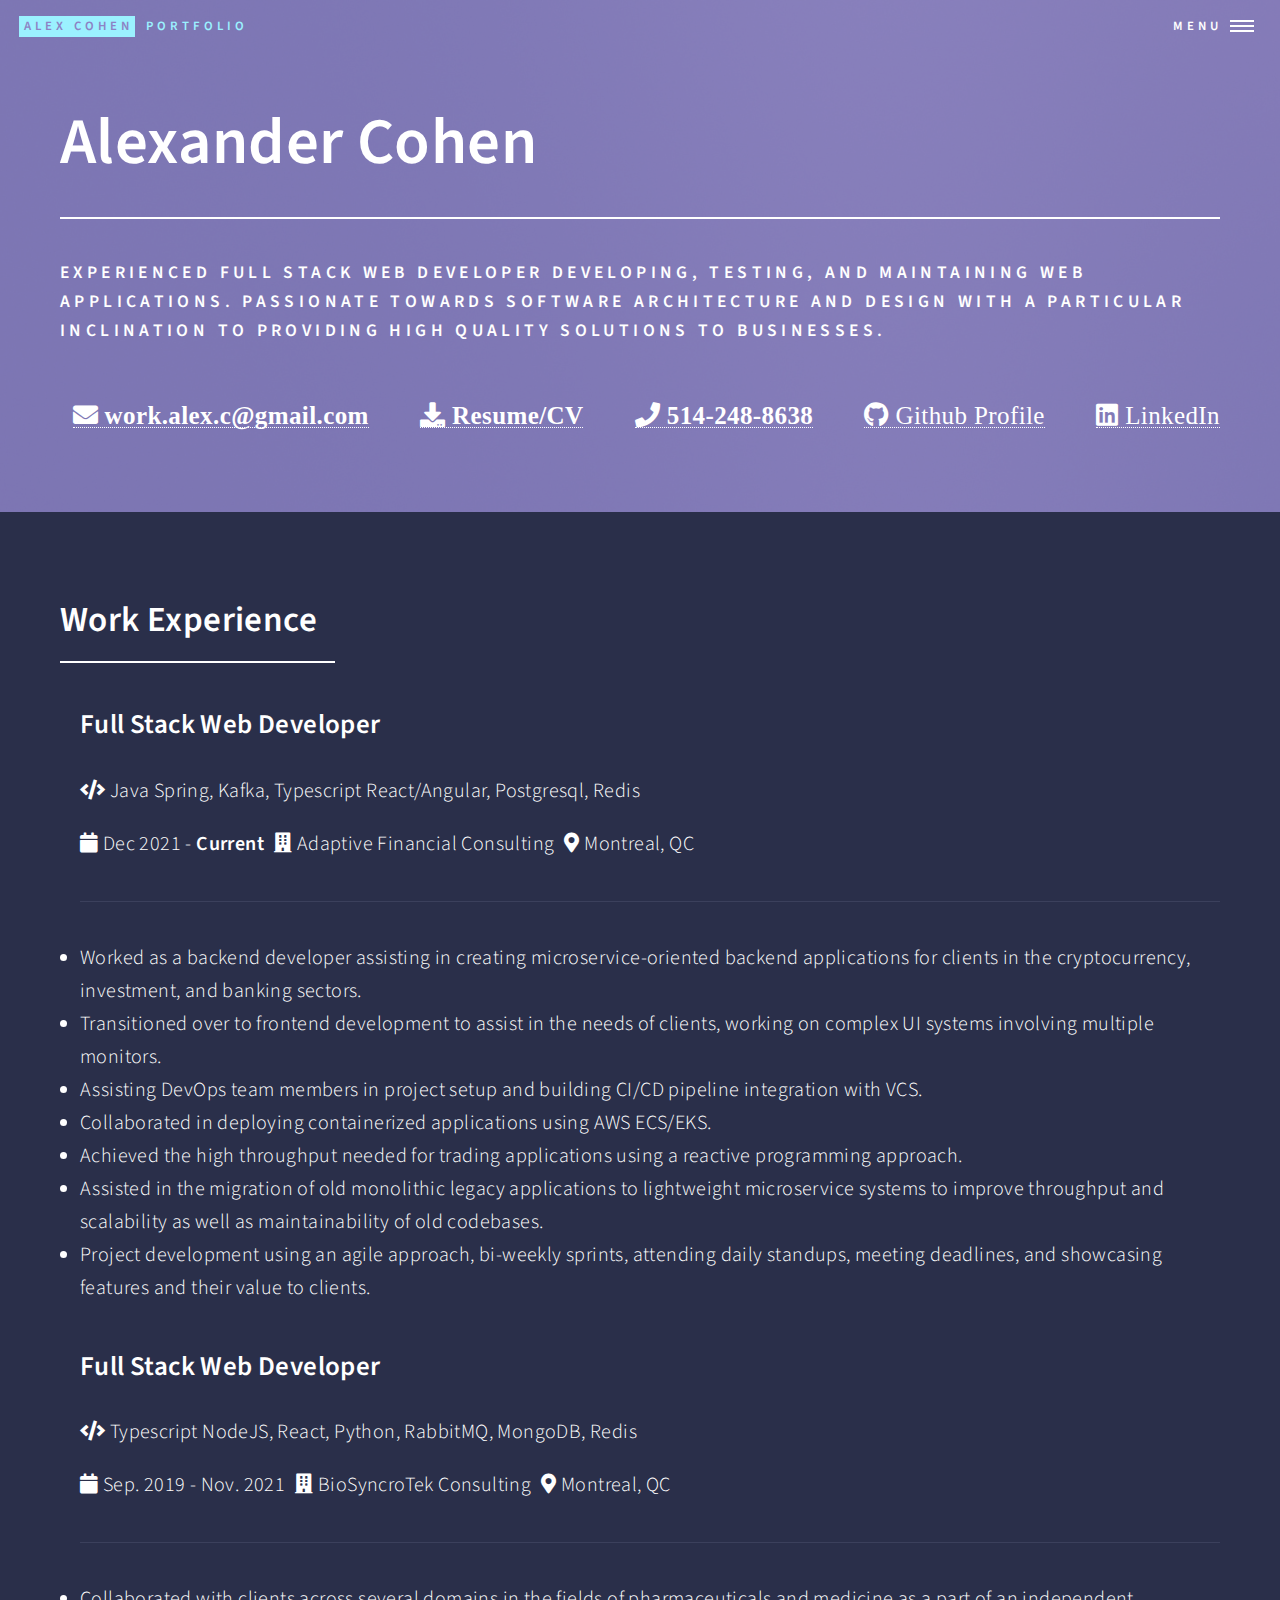
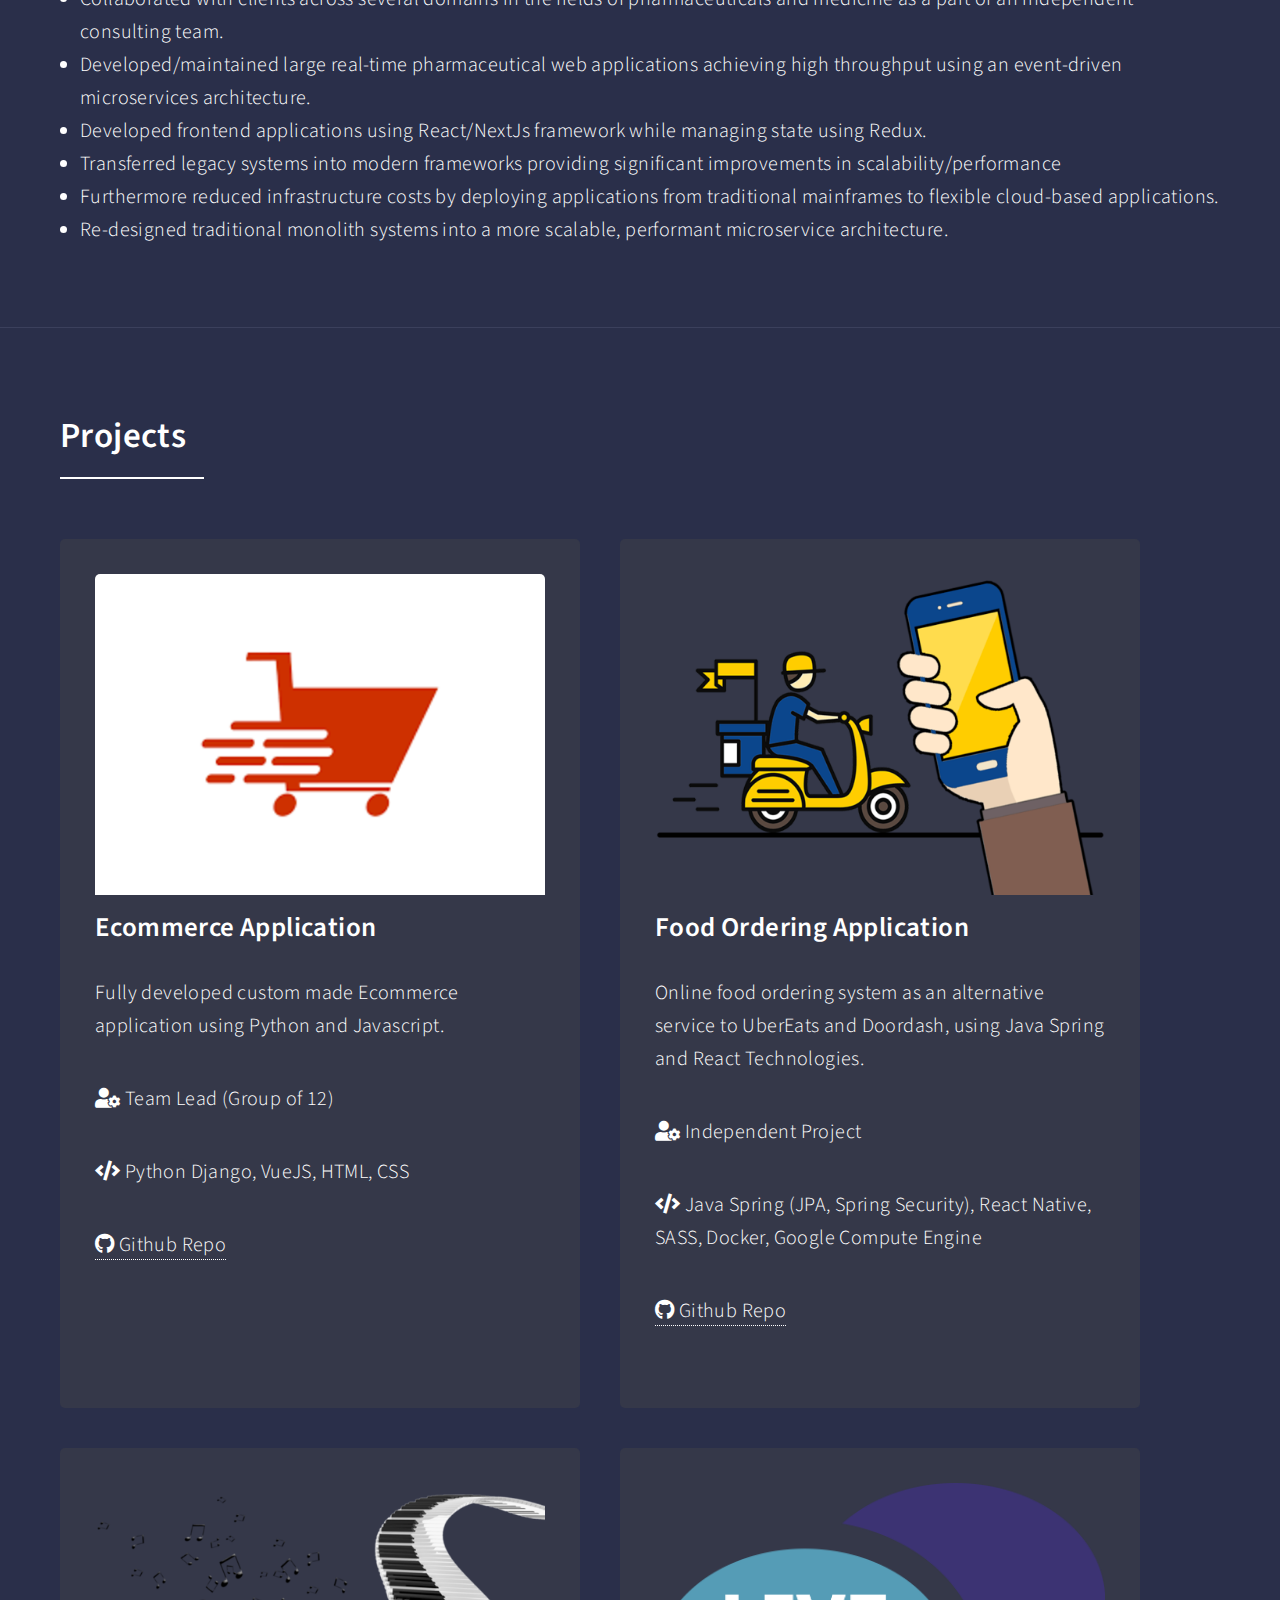
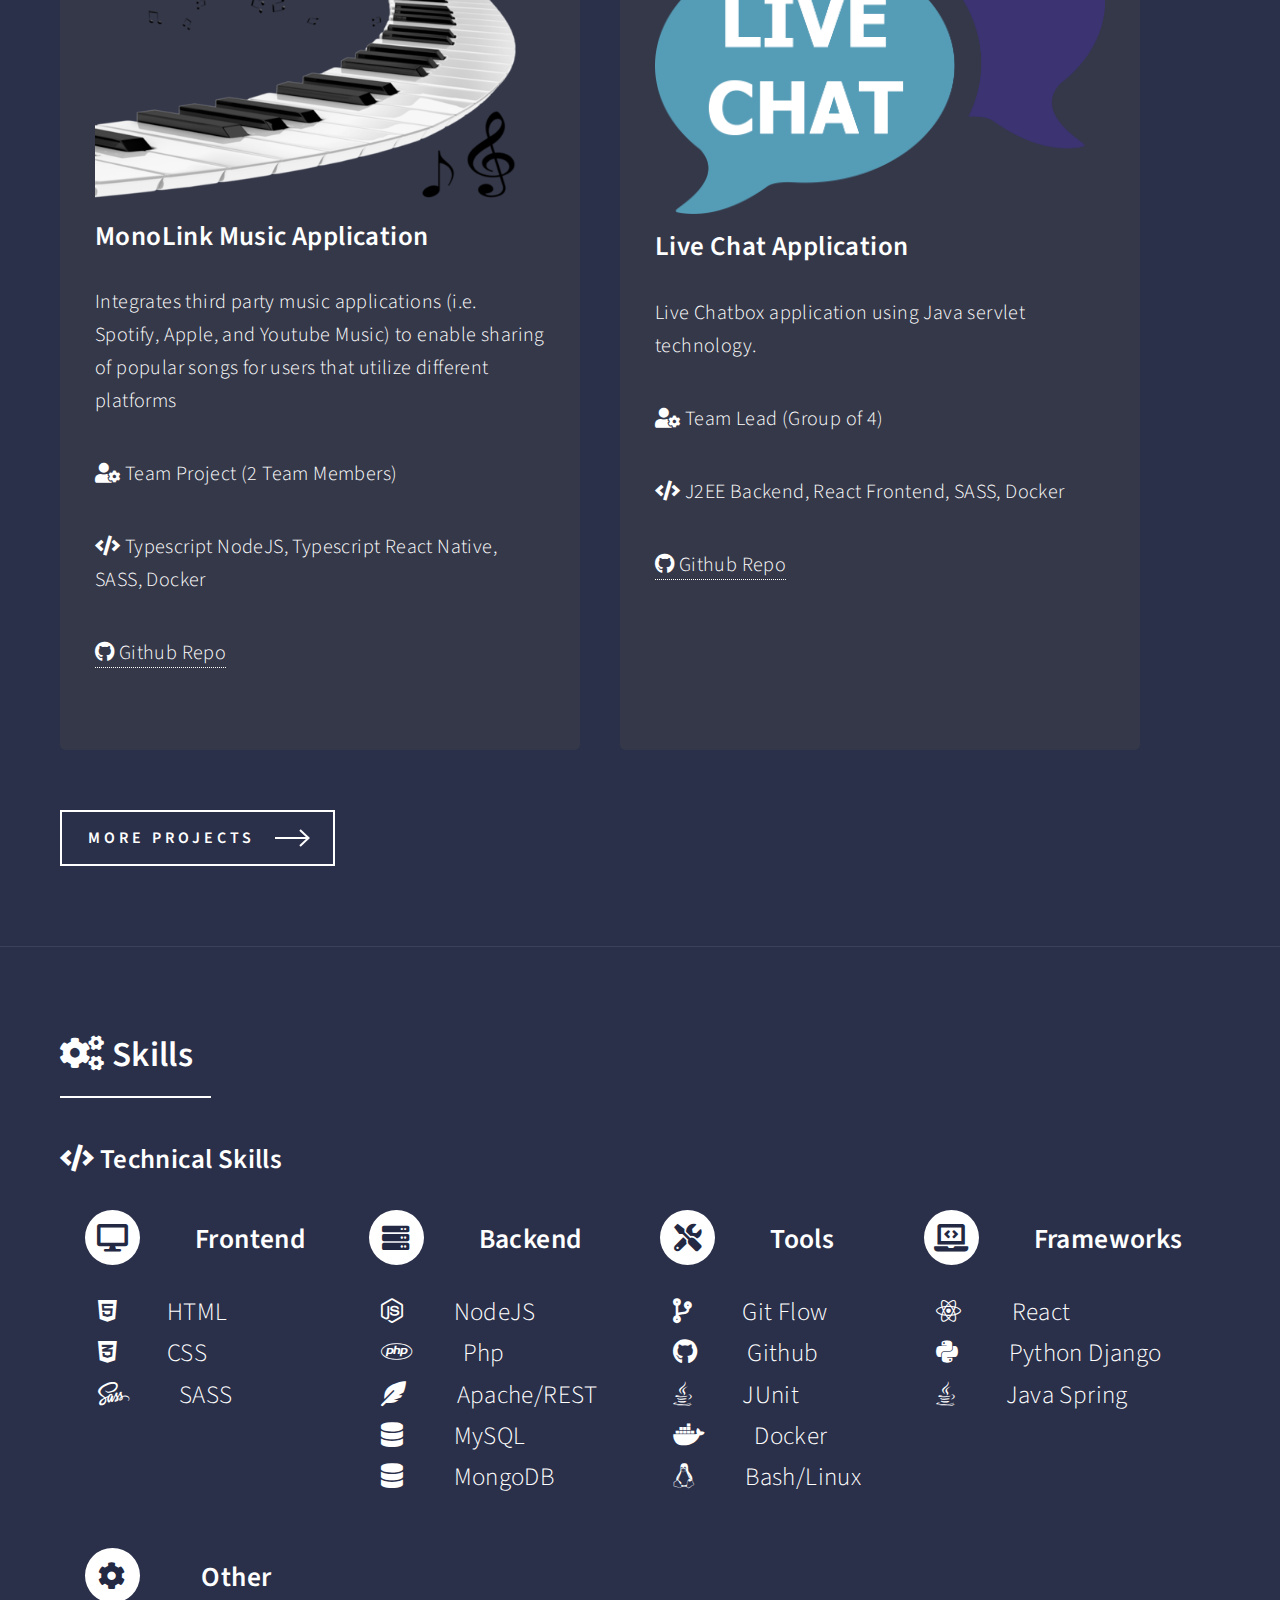
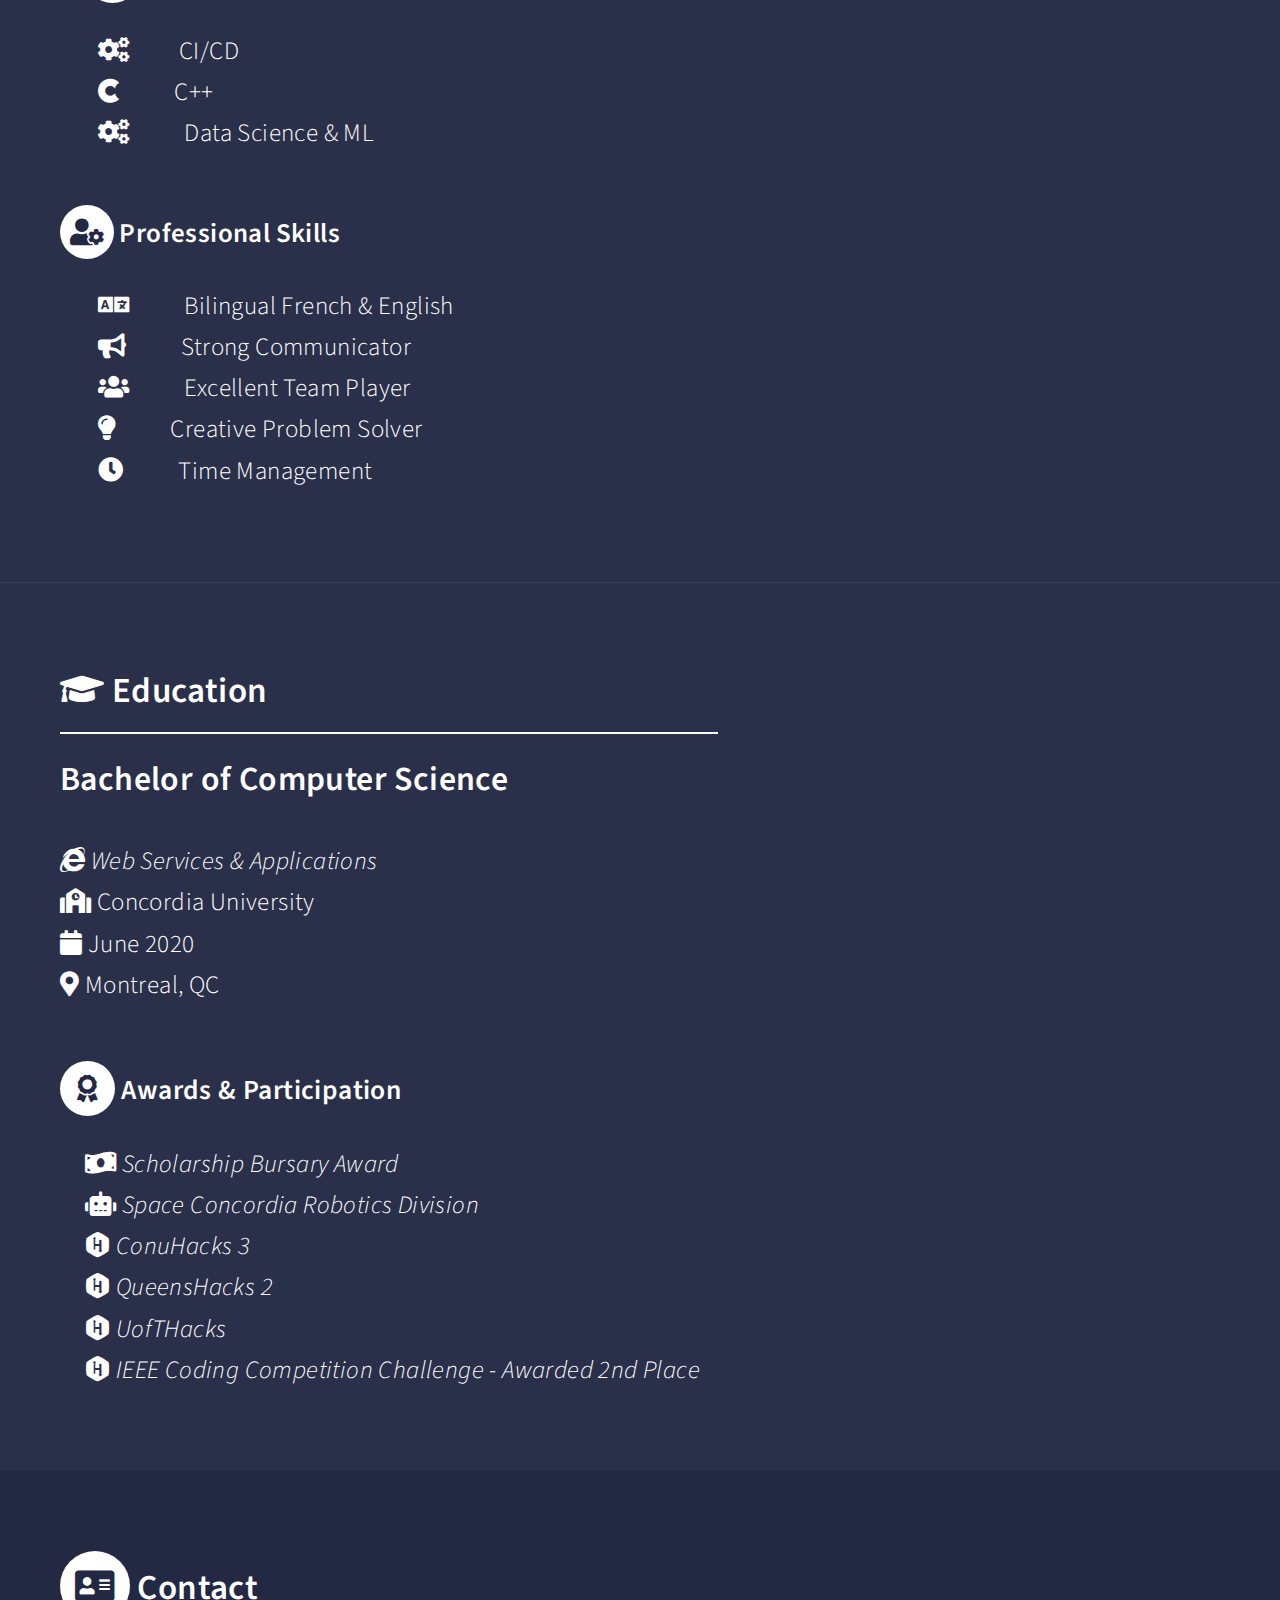
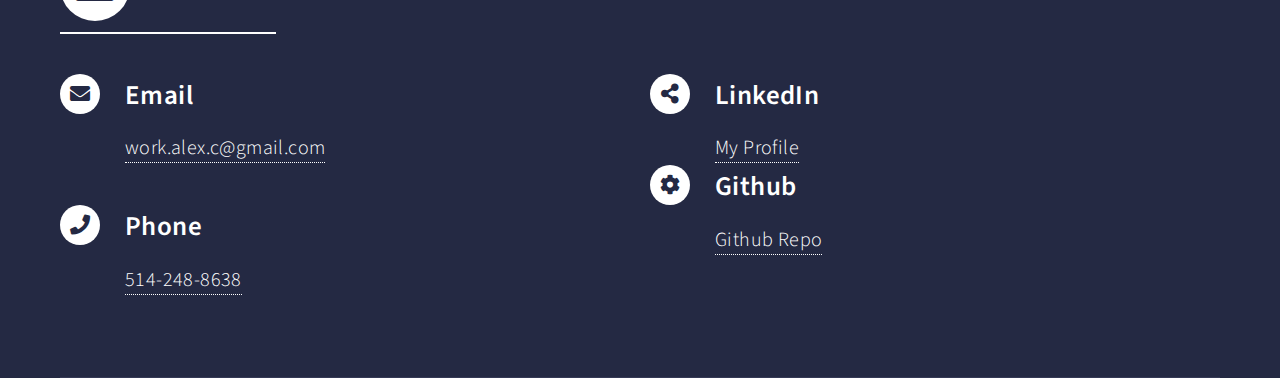
<file: index.html>
<!DOCTYPE HTML>
<html>
<head>
    <title>Alexander Cohen - </title>
    <meta charset="utf-8"/>
    <meta name="viewport" content="width=device-width, initial-scale=1, user-scalable=no"/>
    <link rel="stylesheet" href="Portfolio/assets/css/main.css"/>
    <link rel="shortcut icon" type="image/x-icon" href="Portfolio/images/favicon.ico">
    <noscript>
        <link rel="stylesheet" href="Portfolio/assets/css/noscript.css"/>
    </noscript>
</head>
<body class="is-preload">

<!-- Wrapper -->
<div id="wrapper">

    <!-- Header -->
    <!-- Note: The "styleN" class below should match that of the banner element. -->
    <header id="header" class="alt style2">
        <a href="index.html" class="logo"><strong>Alex Cohen</strong> <span>Portfolio</span></a>
        <nav>
            <a href="#menu">Menu</a>
        </nav>
    </header>

    <!-- Menu -->
    <nav id="menu">
        <ul class="links">
            <li><a href="#home">Home</a></li>
            <li><a href="#work-experience">Work Experience</a></li>
            <li><a href="#projects">Projects</a></li>
            <li><a href="#skills">Skills</a></li>
            <li><a href="#education">Education</a></li>
            <li><a href="#contact">Contact</a></li>
        </ul>
    </nav>

    <!-- Banner -->
    <!-- Note: The "styleN" class below should match that of the header element. -->
    <section id="banner" class="style2">
        <div class="inner" id="home">
							<span class="image">
								<img src="Portfolio/images/pic07.jpg" alt=""/>
							</span>
            <header class="major">
                <h1>Alexander Cohen</h1>
            </header>
            <div class="content">
                <p>Experienced Full Stack web developer developing, testing, and maintaining web applications.
                    Passionate towards software architecture and design with a particular inclination to providing high
                    quality solutions to businesses.</p>
            </div>
            <div class="main-contact">
                <ul>
                    <li><a href="mailto:work.alex.c@gmail.com" class="fas fa-envelope"> work.alex.c@gmail.com</a></li>
                    <li><a href="Portfolio/file/Alexander-Cohen-Web-Developer.pdf" download class="fas fa-download"> Resume/CV</a></li>
                    <li><a href="tel:514-248-8638" class="fas fa-phone"> 514-248-8638</a></li>
                    <li><a href="https://github.com/alexeliecohen" class="fab fa-github"> Github Profile</a></li>
                    <li><a href="https://www.linkedin.com/in/alexander-cohen-78594466/" target="_blank"
                           class="fab fa-linkedin"> LinkedIn</a></li>
                </ul>
            </div>
        </div>
    </section>

    <!-- Main -->
    <div id="main">

        <section id="three">
            <div class="inner" id="work-experience">
                <header class="major">
                    <h2>Work Experience</h2>
                </header>
                <ul class="work-experience-list">
                    <!--                    <li> Full Stack Web Developer</li>-->

<!--                    <svg version="1.1" xmlns="http://www.w3.org/2000/svg" xmlns:xlink="http://www.w3.org/1999/xlink"-->
<!--                         x="0px" y="0px" width="180px" height="40px" viewBox="0 0 180 40"-->
<!--                         style="enable-background:new 0 0 180 40;" xml:space="preserve"><g>-->
<!--              	<rect y="6.5" class="st0" width="7.5" height="29.2"></rect>-->
<!--                  <rect x="8.9" y="8.8" class="st0" width="7.5" height="29.2"></rect>-->
<!--                  <rect x="17.7" y="5.1" class="st0" width="7.5" height="29.2"></rect>-->
<!--                  <rect x="26.4" y="0" class="st0" width="7.5" height="29.2"></rect>-->
<!--                  <path class="st0"-->
<!--                        d="M58.6,9.3l9.2,24.5h-5.6l-1.9-5.5h-9.2l-1.9,5.5h-5.4l9.3-24.5H58.6z M58.9,24.4l-3.1-9h-0.1l-3.2,9H58.9z"></path>-->
<!--                  <g>-->
<!--              		<path class="st0" d="M80.7,31.6c-0.6,1-1.3,1.7-2.2,2.1c-0.9,0.4-2,0.6-3.1,0.6c-1.3,0-2.5-0.3-3.5-0.8c-1-0.5-1.8-1.2-2.5-2.1-->
<!--              			c-0.7-0.9-1.1-1.9-1.5-3c-0.3-1.1-0.5-2.3-0.5-3.6c0-1.2,0.2-2.3,0.5-3.4c0.3-1.1,0.8-2.1,1.5-2.9c0.7-0.8,1.5-1.5,2.5-2-->
<!--              			c1-0.5,2.1-0.8,3.4-0.8c1.1,0,2.1,0.2,3,0.7c0.9,0.4,1.7,1.1,2.2,2h0.1V9.3h4.9v24.5h-4.6L80.7,31.6L80.7,31.6z M80.5,22.8-->
<!--              			c-0.1-0.7-0.4-1.3-0.7-1.8c-0.3-0.5-0.8-0.9-1.3-1.3c-0.5-0.3-1.2-0.5-2-0.5c-0.8,0-1.5,0.2-2,0.5c-0.5,0.3-1,0.7-1.3,1.3-->
<!--              			c-0.3,0.5-0.6,1.1-0.7,1.8c-0.1,0.7-0.2,1.4-0.2,2.1c0,0.7,0.1,1.4,0.2,2.1c0.2,0.7,0.4,1.3,0.8,1.8c0.4,0.5,0.8,1,1.3,1.3-->
<!--              			c0.5,0.3,1.2,0.5,1.9,0.5c0.8,0,1.5-0.2,2-0.5c0.5-0.3,1-0.7,1.3-1.3c0.3-0.5,0.5-1.1,0.7-1.8c0.1-0.7,0.2-1.4,0.2-2.1-->
<!--              			C80.7,24.2,80.6,23.5,80.5,22.8"></path>-->
<!--                      <path class="st0" d="M89,18.7c0.5-0.8,1.1-1.4,1.9-1.8c0.8-0.5,1.7-0.8,2.6-1c1-0.2,1.9-0.3,2.9-0.3c0.9,0,1.8,0.1,2.7,0.2-->
<!--              			c0.9,0.1,1.7,0.4,2.5,0.7c0.8,0.4,1.4,0.9,1.9,1.5c0.5,0.7,0.7,1.5,0.7,2.6v9.2c0,0.8,0,1.6,0.1,2.3c0.1,0.7,0.3,1.3,0.5,1.6H100-->
<!--              			c-0.1-0.3-0.2-0.6-0.2-0.8c-0.1-0.3-0.1-0.6-0.1-0.9c-0.8,0.8-1.7,1.4-2.7,1.7c-1.1,0.3-2.1,0.5-3.2,0.5c-0.8,0-1.6-0.1-2.4-0.3-->
<!--              			c-0.7-0.2-1.4-0.5-1.9-1c-0.5-0.4-1-1-1.3-1.6c-0.3-0.7-0.5-1.4-0.5-2.4c0-1,0.2-1.8,0.5-2.5c0.4-0.7,0.8-1.2,1.4-1.6-->
<!--              			c0.6-0.4,1.2-0.7,1.9-0.9c0.7-0.2,1.4-0.3,2.2-0.5c0.7-0.1,1.5-0.2,2.2-0.3c0.7-0.1,1.3-0.2,1.9-0.3c0.5-0.1,1-0.3,1.3-0.6-->
<!--              			c0.3-0.3,0.5-0.6,0.4-1.1c0-0.5-0.1-0.9-0.3-1.2s-0.4-0.5-0.7-0.7c-0.3-0.2-0.6-0.3-1-0.3c-0.4-0.1-0.8-0.1-1.2-0.1-->
<!--              			c-1,0-1.7,0.2-2.3,0.6c-0.5,0.4-0.9,1.1-1,2.1h-4.9C88.2,20.4,88.5,19.5,89,18.7 M98.7,25.6c-0.3,0.1-0.6,0.2-1,0.3-->
<!--              			c-0.4,0.1-0.7,0.1-1.1,0.2c-0.4,0-0.8,0.1-1.2,0.2c-0.4,0.1-0.7,0.2-1.1,0.3c-0.4,0.1-0.7,0.3-0.9,0.5c-0.3,0.2-0.5,0.4-0.6,0.7-->
<!--              			c-0.2,0.3-0.2,0.7-0.2,1.1c0,0.4,0.1,0.8,0.2,1.1c0.2,0.3,0.4,0.5,0.7,0.7c0.3,0.2,0.6,0.3,1,0.4c0.4,0.1,0.7,0.1,1.1,0.1-->
<!--              			c1,0,1.7-0.2,2.2-0.5c0.5-0.3,0.9-0.7,1.2-1.1c0.2-0.4,0.4-0.9,0.5-1.4c0.1-0.5,0.1-0.8,0.1-1.1v-1.8C99.2,25.3,99,25.5,98.7,25.6-->
<!--              			"></path>-->
<!--                      <path class="st0" d="M111.4,16.1v2.3h0.1c0.6-1,1.3-1.7,2.3-2.1c0.9-0.4,1.9-0.7,3-0.7c1.4,0,2.6,0.3,3.6,0.8-->
<!--              			c1,0.5,1.8,1.2,2.5,2.1c0.7,0.9,1.2,1.9,1.5,3c0.3,1.2,0.5,2.4,0.5,3.6c0,1.2-0.2,2.3-0.5,3.4c-0.3,1.1-0.8,2.1-1.5,2.9-->
<!--              			c-0.7,0.8-1.5,1.5-2.4,2c-1,0.5-2.1,0.8-3.4,0.8c-1.1,0-2.1-0.2-3-0.7c-0.9-0.4-1.7-1.1-2.3-2h-0.1V40h-4.9V16.1H111.4z-->
<!--              			 M117.7,30.2c0.5-0.3,1-0.7,1.3-1.3c0.3-0.5,0.6-1.1,0.7-1.8c0.1-0.7,0.2-1.4,0.2-2.1c0-0.7-0.1-1.4-0.2-2.1-->
<!--              			c-0.1-0.7-0.4-1.3-0.7-1.8c-0.3-0.5-0.8-1-1.3-1.3c-0.5-0.3-1.2-0.5-2-0.5c-0.8,0-1.5,0.2-2,0.5c-0.5,0.3-1,0.8-1.3,1.3-->
<!--              			c-0.3,0.5-0.6,1.1-0.7,1.8c-0.1,0.7-0.2,1.4-0.2,2.1c0,0.7,0.1,1.4,0.2,2.1c0.1,0.7,0.4,1.3,0.7,1.8c0.3,0.5,0.8,0.9,1.3,1.3-->
<!--              			c0.5,0.3,1.2,0.5,2,0.5C116.5,30.6,117.2,30.5,117.7,30.2"></path>-->
<!--                      <path class="st0" d="M136.5,16.1v3.3h-3.6v8.8c0,0.8,0.1,1.4,0.4,1.6c0.3,0.3,0.8,0.4,1.6,0.4c0.3,0,0.5,0,0.8,0-->
<!--              			c0.3,0,0.5-0.1,0.7-0.1v3.8c-0.4,0.1-0.9,0.1-1.4,0.1c-0.5,0-1,0-1.5,0c-0.8,0-1.5-0.1-2.1-0.2c-0.7-0.1-1.3-0.3-1.8-0.6-->
<!--              			c-0.5-0.3-0.9-0.7-1.2-1.3c-0.3-0.5-0.4-1.3-0.4-2.2V19.4h-2.9v-3.3h2.9v-5.3h4.9v5.3H136.5z"></path>-->
<!--                      <path class="st0" d="M138.6,9.3h4.9v4h-4.9V9.3z M143.5,33.8h-4.9V16.1h4.9V33.8z"></path>-->
<!--                      <polygon class="st0"-->
<!--                               points="151,33.8 145,16.1 150.1,16.1 153.8,28.2 153.9,28.2 157.6,16.1 162.5,16.1 156.5,33.8 		"></polygon>-->
<!--                      <path class="st0" d="M168.4,29.6c0.7,0.7,1.8,1.1,3.2,1.1c1,0,1.8-0.2,2.5-0.7c0.7-0.5,1.1-1,1.3-1.6h4.3-->
<!--              			c-0.7,2.1-1.7,3.6-3.2,4.6c-1.4,0.9-3.1,1.4-5.1,1.4c-1.4,0-2.7-0.2-3.8-0.7c-1.1-0.4-2.1-1.1-2.8-1.9c-0.8-0.8-1.4-1.8-1.8-3-->
<!--              			c-0.4-1.1-0.6-2.4-0.6-3.8c0-1.3,0.2-2.6,0.7-3.7c0.4-1.1,1.1-2.1,1.9-3c0.8-0.8,1.8-1.5,2.9-2c1.1-0.5,2.3-0.7,3.7-0.7-->
<!--              			c1.5,0,2.8,0.3,3.9,0.9c1.1,0.6,2,1.4,2.8,2.3c0.7,1,1.2,2.1,1.6,3.4c0.3,1.3,0.4,2.6,0.3,3.9h-12.8-->
<!--              			C167.2,27.7,167.6,28.9,168.4,29.6 M173.9,20.2c-0.6-0.6-1.5-1-2.7-1c-0.8,0-1.4,0.1-1.9,0.4c-0.5,0.3-0.9,0.6-1.2,1-->
<!--              			c-0.3,0.4-0.5,0.8-0.7,1.2c-0.1,0.4-0.2,0.8-0.2,1.2h7.9C174.9,21.8,174.5,20.9,173.9,20.2"></path>-->
<!--              	</g>-->
<!--              </g>-->
<!--                    </svg>-->

                    <h3>Full Stack Web Developer</h3>
                    <li><i class="fa fa-code"></i> Java Spring, Kafka, Typescript React/Angular, Postgresql, Redis</li>
                    <li class="work-experience-location">
                        <ul>
                            <li><i class="fa fa-calendar"></i> Dec 2021 - <strong> Current </strong></li>
                            <li><i class="fa fa-building"></i> Adaptive Financial Consulting</li>
                            <li><i class="fa fa-map-marker-alt"></i> Montreal, QC</li>
                        </ul>
                    </li>
                    <hr>
                    <li class="work-experience-details">
                        Worked as a backend developer assisting in creating microservice-oriented backend applications
                        for clients in the cryptocurrency, investment, and banking sectors.
                    </li>
                    <li class="work-experience-details">
                        Transitioned over to frontend development to assist in the needs of clients, working on complex
                        UI systems involving multiple monitors.
                    </li>
                    <li class="work-experience-details">
                        Assisting DevOps team members in project setup and building CI/CD pipeline integration with VCS.
                    </li>
                    <li class="work-experience-details">
                        Collaborated in deploying containerized applications using AWS ECS/EKS.
                    </li>
                    <li class="work-experience-details">
                        Achieved the high throughput needed for trading applications using a reactive programming
                        approach.
                    </li>
                    <li class="work-experience-details">
                        Assisted in the migration of old monolithic legacy applications to lightweight microservice
                        systems to improve throughput and scalability as well as maintainability of old codebases.
                    </li>
                    <li class="work-experience-details">
                        Project development using an agile approach, bi-weekly sprints, attending daily standups,
                        meeting deadlines, and showcasing features and their value to clients.
                    </li>

                </ul>

                <ul class="work-experience-list">
                    <!--                    <li> Full Stack Web Developer</li>-->
                    <h3>Full Stack Web Developer</h3>
                    <li><i class="fa fa-code"></i> Typescript NodeJS, React, Python, RabbitMQ, MongoDB, Redis</li>
                    <li class="work-experience-location">
                        <ul>
                            <li><i class="fa fa-calendar"></i> Sep. 2019 - Nov. 2021</li>
                            <li><i class="fa fa-building"></i> BioSyncroTek Consulting</li>
                            <li><i class="fa fa-map-marker-alt"></i> Montreal, QC</li>
                        </ul>
                    </li>
                    <hr>
                    <li class="work-experience-details">
                        Collaborated with clients across several domains in the fields of pharmaceuticals and medicine
                        as a part of an independent consulting team.
                    </li>
                    <li class="work-experience-details">
                        Developed/maintained large real-time pharmaceutical web applications achieving high throughput
                        using an event-driven microservices architecture.
                    </li>
                    <li class="work-experience-details">
                        Developed frontend applications using React/NextJs framework while managing state using Redux.
                    </li>
                    <li class="work-experience-details">
                        Transferred legacy systems into modern frameworks providing significant improvements in
                        scalability/performance
                    </li>
                    <li class="work-experience-details">
                        Furthermore reduced infrastructure costs by deploying applications from traditional mainframes
                        to
                        flexible cloud-based applications.
                    </li>
                    <li class="work-experience-details">
                        Re-designed traditional monolith systems into a more scalable, performant microservice
                        architecture.
                    </li>
                </ul>
            </div>
        </section>


        <!-- Three -->
        <section id="two">
            <div class="inner" id="projects">
                <header class="major">
                    <h2>Projects</h2>
                </header>
                <div class="project-panels">
                    <article>
                        <a href="#" class="image">
                            <img src="Portfolio/images/ecommerce-cart.png" alt="">
                            <!--                            <div class="centered">Live Demo</div>-->
                        </a>
                        <h3 class="major">Ecommerce Application</h3>

                        <p>Fully developed custom made Ecommerce application using Python and Javascript. </p>
                        <p><i class="fas fa-user-cog"></i> Team Lead (Group of 12) </p>
                        <p><i class="fas fa-code"></i> Python Django, VueJS, HTML, CSS</p>
                        <p><a href="https://github.com/alexeliecohen/Ecommerce_Platform" target="_blank"><i
                                class="fab fa-github"></i> Github Repo</a></p>

                        <!--                        <a href="#" class="special">Learn more</a>-->
                    </article>
                    <article>
                        <a href="#" class="image">
                            <!--                            <img id="grocery" src="images/Grocery-Order-Logo.jpg" alt="" >-->
                            <img id="grocery" src="Portfolio/images/pngegg%20(2)%20(1).png" alt="">
                            <!--                            <div class="centered"><mark>Live Demo</mark></div>-->
                        </a>
                        <h3 class="major">Food Ordering Application</h3>
                        <p>Online food ordering system as an alternative service to UberEats and Doordash,
                            using Java Spring and React Technologies.</p>
                        <p><i class="fas fa-user-cog"></i> Independent Project </p>
                        <p><i class="fas fa-code"></i> Java Spring (JPA, Spring Security), React Native, SASS, Docker,
                            Google Compute Engine
                        <p>
                        <p><a href="https://github.com/alexeliecohen/food-order-application-backend" target="_blank"><i
                                class="fab fa-github"></i> Github Repo</a></p>
                    </article>
                    <article>
                        <a href="#" class="image">
                            <img src="Portfolio/images/pngegg%20(4)%20(1).png" alt="">
                            <!--                            <div class="centered">Live Demo</div>-->
                        </a>
                        <h3 class="major">MonoLink Music Application</h3>
                        <p> Integrates third party music applications (i.e. Spotify, Apple, and Youtube Music)
                            to enable sharing of popular songs for users that utilize different platforms </p>
                        <p><i class="fas fa-user-cog"></i> Team Project (2 Team Members) </p>
                        <p><i class="fas fa-code"></i> Typescript NodeJS, Typescript React Native, SASS, Docker
                        <p>
                        <p><a href="https://github.com/alexeliecohen/monolink-service" target="_blank"><i
                                class="fab fa-github"></i> Github Repo</a></p>
                        <!--                        <a href="#" class="special">Learn more</a>-->
                    </article>
                    <article>
                        <a href="#" class="image">
                            <img src="Portfolio/images/pngegg%20(3).png" alt="">
                            <!--                            <div class="centered">Live Demo</div>-->
                        </a>
                        <h3 class="major">Live Chat Application</h3>
                        <p>Live Chatbox application using Java servlet technology.</p>
                        <p><i class="fas fa-user-cog"></i> Team Lead (Group of 4) </p>
                        <p><i class="fas fa-code"></i> J2EE Backend, React Frontend, SASS, Docker
                        <p>
                        <p><a href="https://github.com/alexeliecohen/Live-Chat-Application" target="_blank"><i
                                class="fab fa-github"></i> Github Repo</a></p>
                    </article>

                </div>
                <ul class="actions">
                    <li><a href="https://github.com/alexeliecohen?tab=repositories" target="_blank"
                           class="button next">More Projects</a></li>
                </ul>
            </div>
        </section>
        <!-- Three -->
        <section id="three">
            <div class="inner" id="skills">
                <header class="major">
                    <h2><i class="fas fa-cogs"></i> Skills</h2>
                </header>
                <div class="skills">
                    <div class="technical-skills">
                        <h3><i class="fas fa-code"></i> Technical Skills</h3>
                        <div>
                            <div class="technical-skills-subtitle">
                                <ul>
                                    <h4><i class="icon solid alt fas fa-desktop"></i>Frontend</h4>
                                    <li><i class="fab fa-html5"></i>HTML</li>
                                    <li><i class="fab fa-css3-alt"></i>CSS</li>
                                    <li><i class="fab fa-sass"></i>SASS</li>
                                </ul>
                            </div>
                            <div class="technical-skills-subtitle">
                                <ul>
                                    <h4><i class="icon solid alt fas fa-server"></i>Backend</h4>
                                    <li><i class="fab fa-node-js"></i>NodeJS</li>
                                    <li><i class="fab fa-php"></i>Php</li>
                                    <li><i class="fa fa-feather-alt"></i>Apache/REST</li>
                                    <li><i class="fas fa-database"></i>MySQL</li>
                                    <li><i class="fas fa-database"></i>MongoDB</li>
                                </ul>
                            </div>
                            <div class="technical-skills-subtitle">
                                <ul>
                                    <h4><i class="icon solid alt fas fa-tools"></i>Tools</h4>
                                    <li><i class="fas fa-code-branch"></i>Git Flow</li>
                                    <li><i class="fab fa-github"></i>Github</li>
                                    <li><i class="fab fa-java"></i>JUnit</li>
                                    <li><i class="fab fa-docker"></i>Docker</li>
                                    <li><i class="fab fa-linux"></i>Bash/Linux</li>
                                </ul>
                            </div>
                            <div class="technical-skills-subtitle">
                                <ul>
                                    <h4><i class="icon solid alt fas fa-laptop-code"></i>Frameworks</h4>
                                    <li><i class="fab fa-react"></i>React</li>
                                    <li><i class="fab fa-python"></i>Python Django</li>
                                    <li><i class="fab fa-java"></i>Java Spring</li>
                                </ul>
                            </div>
                            <div class="technical-skills-subtitle">
                                <ul>
                                    <h4><i class="icon solid alt fa fa-cog"></i> Other</h4>

                                    <li><i class="fas fa-cogs"></i>CI/CD</li>
                                    <li><i class="fab fa-cuttlefish"></i> C++</li>
                                    <li><i class="fas fa-cogs"></i> Data Science & ML</li>
                                </ul>
                            </div>
                        </div>
                    </div>
                    <div class="professional-skills">
                        <h3><i class="icon solid alt fas fa-user-cog"></i> Professional Skills</h3>
                        <div>
                            <div class="professional-skills-subtitle">
                                <ul>
                                    <li><i class="fas fa-language"></i> Bilingual French & English</li>
                                    <li><i class="fas fa-bullhorn"></i> Strong Communicator</li>
                                    <li><i class="fas fa-users"></i> Excellent Team Player</li>
                                    <li><i class="fas fa-lightbulb"></i> Creative Problem Solver</li>
                                    <li><i class="fas fa-clock"></i> Time Management</li>
                                </ul>
                            </div>
                        </div>
                    </div>
                    <!--                    <ul class="actions">-->
                    <!--                        <li><a href="some_generic.html" class="button next">Get Started</a></li>-->
                    <!--                    </ul>-->
                </div>
            </div>
        </section>
        <!-- Three -->
        <section id="three">
            <div class="inner" id="education">
                <header class="major">

                    <h2><i class="fas fa-graduation-cap"></i> Education</h2>
                    <div class="education">
                        <h3>Bachelor of Computer Science </h3>
                        <p><i class="fab fa-internet-explorer"></i> <em>Web Services & Applications</em></p>
                        <p><i class="fas fa-school"></i> Concordia University</p>
                        <p><i class="fas fa-calendar"></i> June 2020</p>
                        <p><i class="fas fa-map-marker-alt"></i> Montreal, QC</p>
                        <!--                        <h4><i class="icon solid alt fas fa-certificate"></i> Awards & Participation</h4>-->
                        <h4><i class="icon solid alt fas fa-award"></i> Awards & Participation</h4>
                        <div class="awards-participation">
                            <p><i class="fas fa-money-bill-wave"></i> <em>Scholarship Bursary Award</em></p>
                            <p><i class="fas fa-robot"></i> <em>Space Concordia Robotics Division</em></p>
                            <p><i class="fab fa-hackerrank"></i> <em>ConuHacks 3</em></p>
                            <p><i class="fab fa-hackerrank"></i> <em>QueensHacks 2</em></p>
                            <p><i class="fab fa-hackerrank"></i> <em>UofTHacks</em></p>
                            <p><i class="fab fa-hackerrank"></i> <em>IEEE Coding Competition Challenge - Awarded 2nd
                                Place</em></p>

                        </div>
                    </div>
                </header>
                <!--                <ul class="actions">-->
                <!--                    <li><a href="some_generic.html" class="button next">Get Started</a></li>-->
                <!--                </ul>-->
            </div>
        </section>


    </div>


    <section id="three" class="contact">
        <div class="inner" id="contact">
            <header class="major">
                <h2><i class="icon solid alt far fa-address-card"></i> Contact</h2>
            </header>
            <div class="column">
                <div class="left">
                    <section>
                        <div class="contact-method">
                            <span class="icon solid alt fa-envelope"></span>
                            <h3>Email</h3>
                            <a href="mailto:work.alex.c@gmail.com">work.alex.c@gmail.com</a>
                        </div>
                    </section>
                    <section>
                        <div class="contact-method">
                            <span class="icon solid alt fa-phone"></span>
                            <h3>Phone</h3>
                            <span><a href="tel:514-248-8638" target="_blank">514-248-8638</a></span>
                        </div>
                    </section>
                    <section>
                        <div class="contact-method">
                            <span class="icon solid alt fa-share-alt"></span>
                            <h3>LinkedIn</h3>
                            <span><a href="https://www.linkedin.com/in/alexander-cohen-78594466/" target="_blank">My Profile</a></span>
                            <!--                            <span>1234 Somewhere Road #5432<br/>-->
                            <!--										Nashville, TN 00000<br/>-->
                            <!--										United States of America</span>-->
                            <!--                        </div>-->
                        </div>
                    </section>
                </div>
                <div class="right">
                    <section>
                        <div class="contact-method">
                            <!--                            <i class="fab fa-github"></i>-->
                            <span class="icon solid alt fa-cog"></span>
                            <h3>Github</h3>
                            <a target="_blank" href="https://github.com/alexeliecohen">Github Repo</a>
                        </div>
                    </section>
                </div>
            </div>


        </div>
    </section>
</div>

<!-- Scripts -->
<script src="Portfolio/assets/js/jquery.min.js"></script>
<script src="Portfolio/assets/js/jquery.scrolly.min.js"></script>
<script src="Portfolio/assets/js/jquery.scrollex.min.js"></script>
<script src="Portfolio/assets/js/browser.min.js"></script>
<script src="Portfolio/assets/js/breakpoints.min.js"></script>
<script src="Portfolio/assets/js/util.js"></script>
<script src="Portfolio/assets/js/main.js"></script>

</body>
</html>
</file>
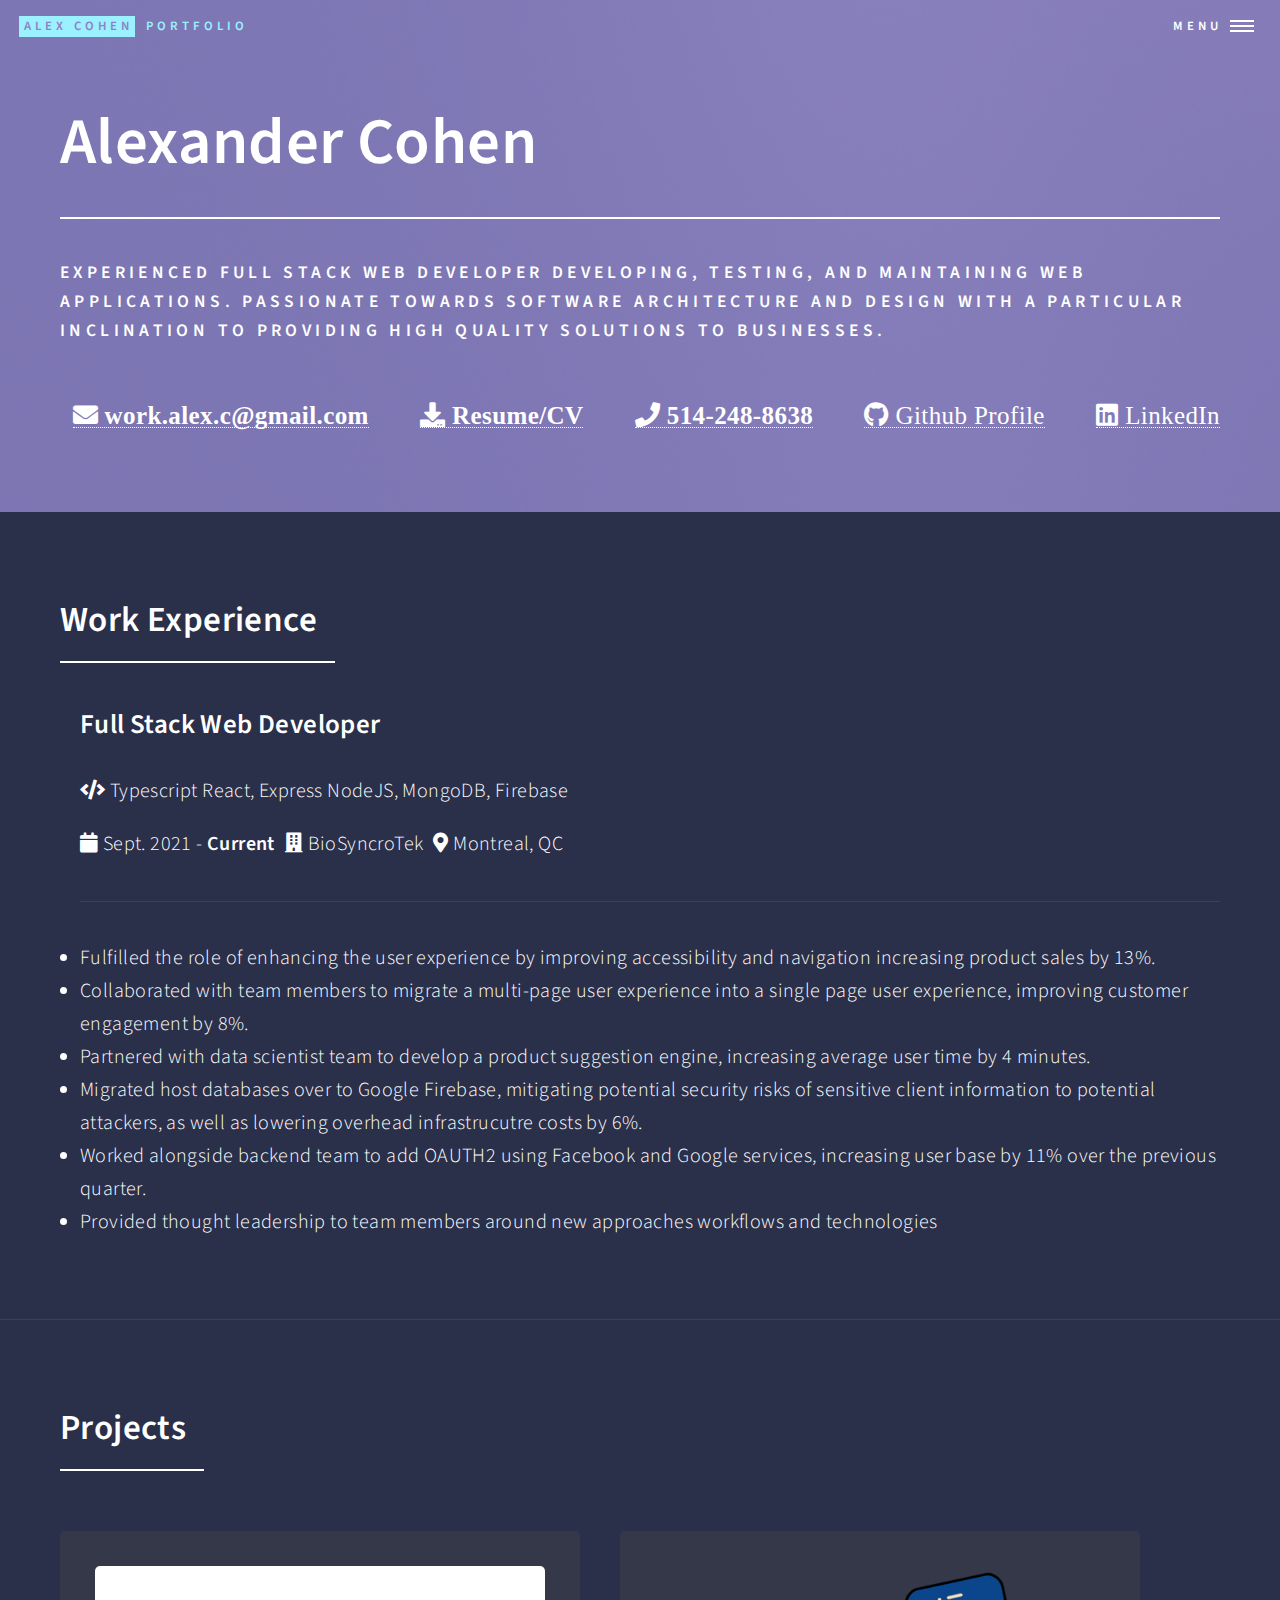
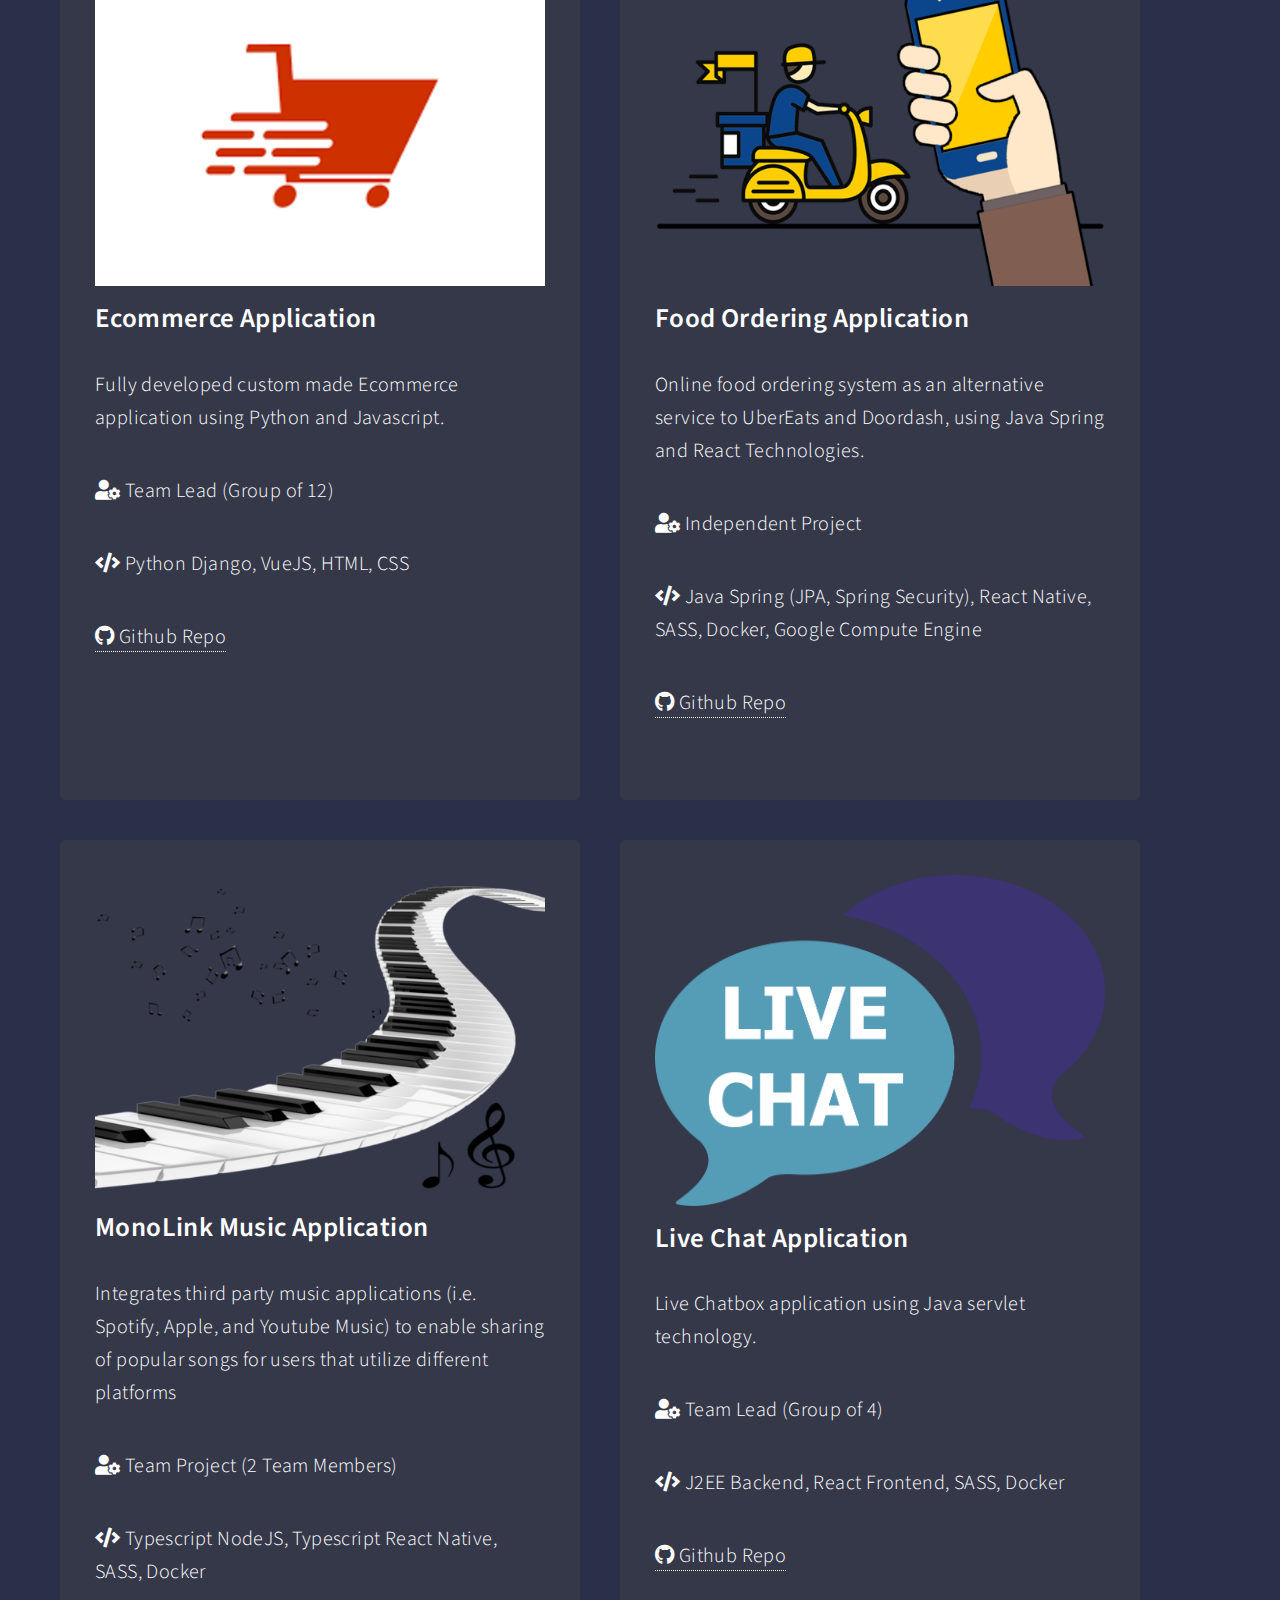
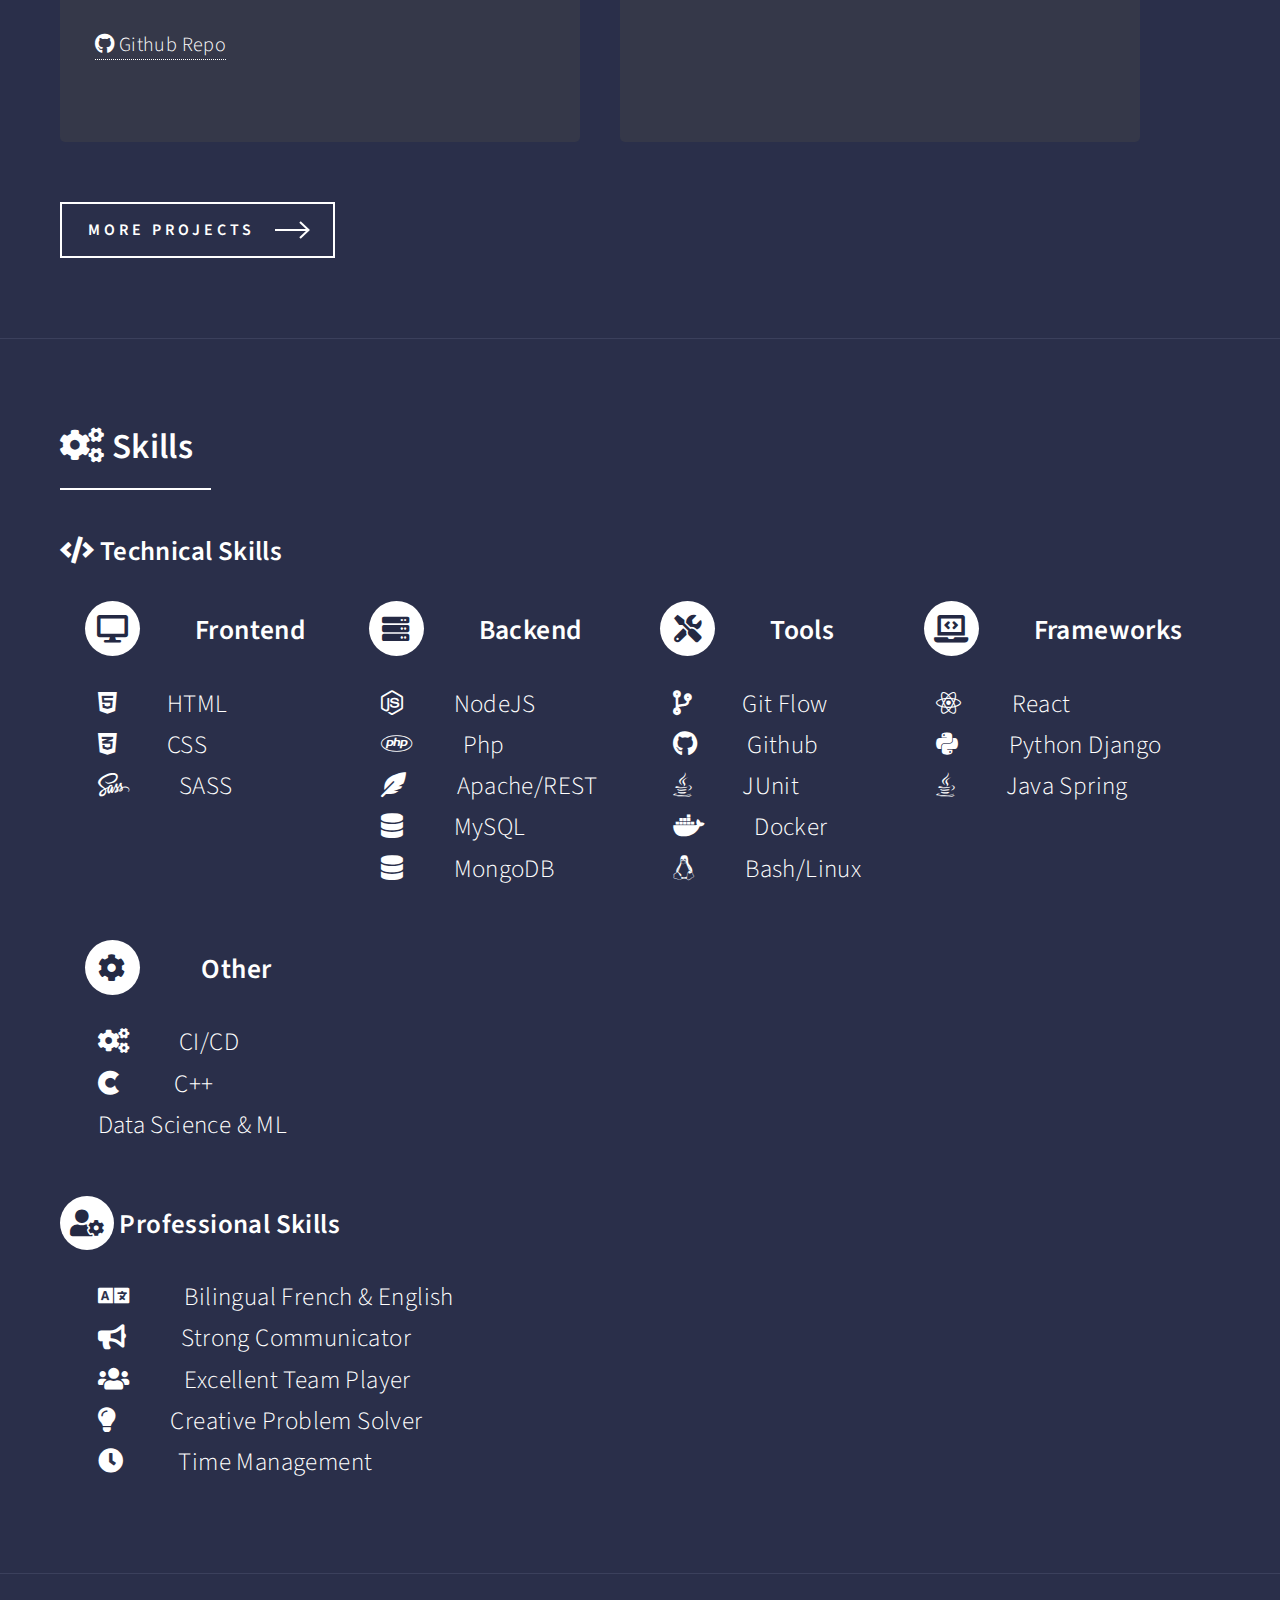
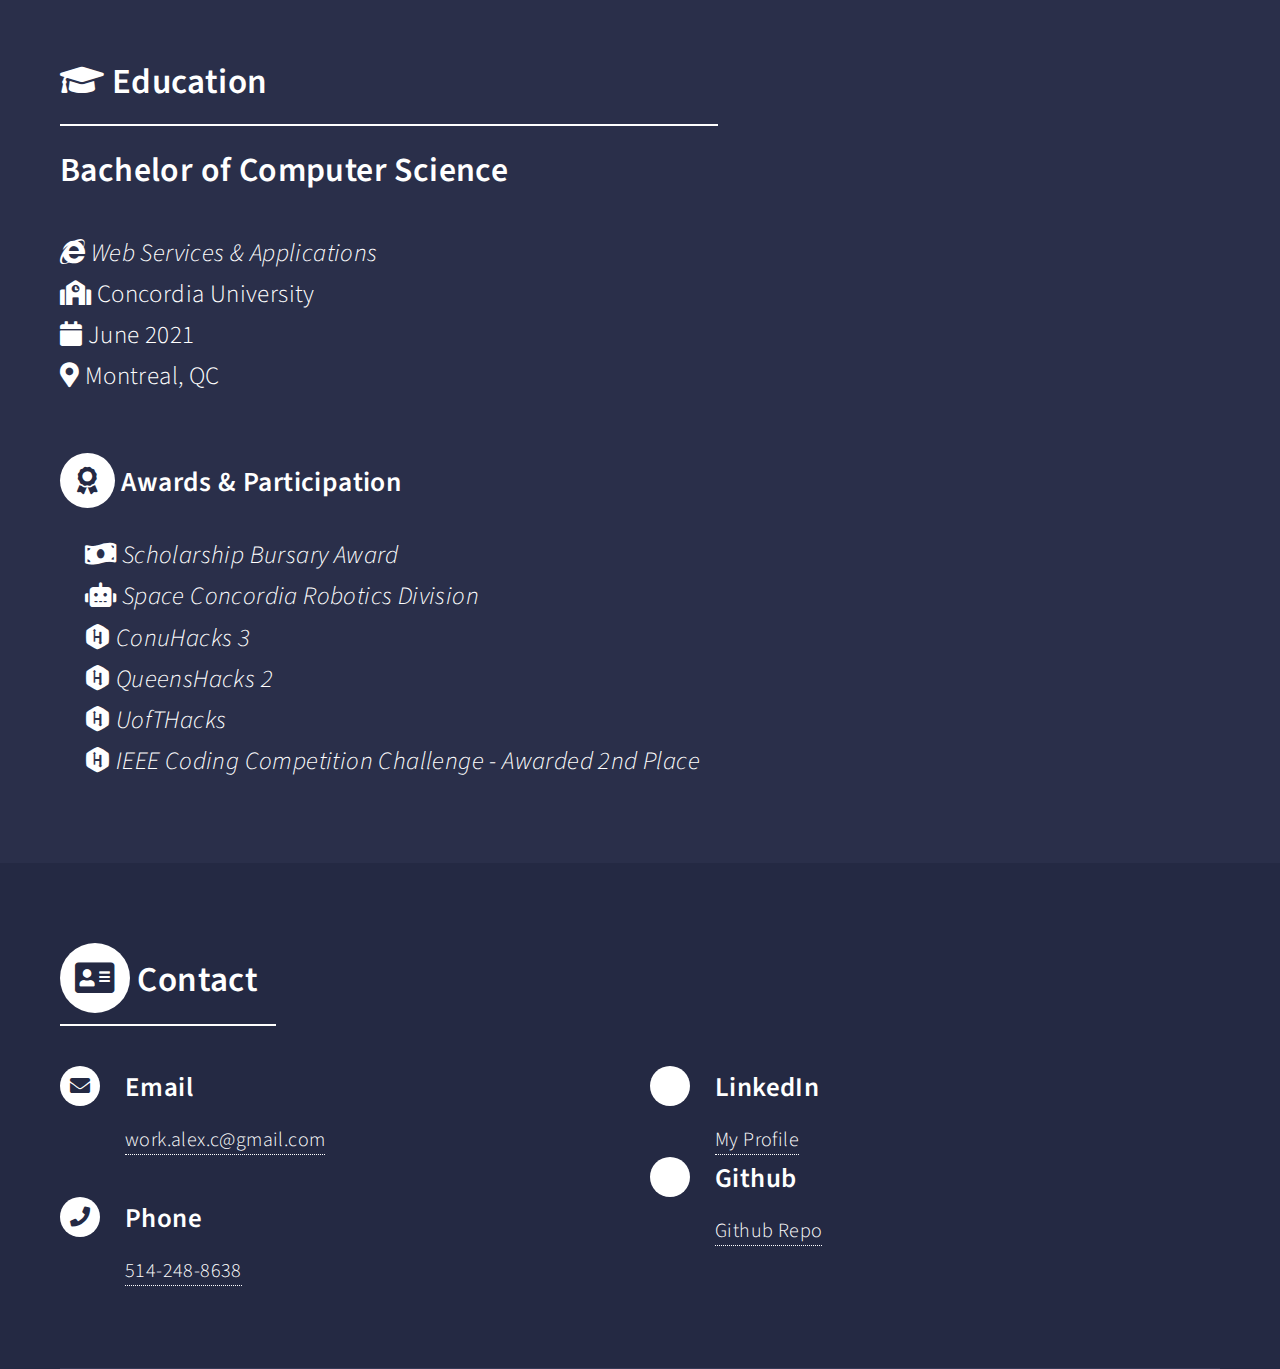
<file: Portfolio/index.html>
<!DOCTYPE HTML>
<html>
<head>
    <title>Alexander Cohen - </title>
    <meta charset="utf-8"/>
    <meta name="viewport" content="width=device-width, initial-scale=1, user-scalable=no"/>
    <link rel="stylesheet" href="assets/css/main.css"/>
    <link rel="shortcut icon" type="image/x-icon" href="./images/favicon.ico">
    <noscript>
        <link rel="stylesheet" href="assets/css/noscript.css"/>
    </noscript>
</head>
<body class="is-preload">

<!-- Wrapper -->
<div id="wrapper">

    <!-- Header -->
    <!-- Note: The "styleN" class below should match that of the banner element. -->
    <header id="header" class="alt style2">
        <a href="index.html" class="logo"><strong>Alex Cohen</strong> <span>Portfolio</span></a>
        <nav>
            <a href="#menu">Menu</a>
        </nav>
    </header>

    <!-- Menu -->
    <nav id="menu">
        <ul class="links">
            <li><a href="#home">Home</a></li>
            <li><a href="#work-experience">Work Experience</a></li>
            <li><a href="#projects">Projects</a></li>
            <li><a href="#skills">Skills</a></li>
            <li><a href="#education">Education</a></li>
            <li><a href="#contact">Contact</a></li>
        </ul>
    </nav>

    <!-- Banner -->
    <!-- Note: The "styleN" class below should match that of the header element. -->
    <section id="banner" class="style2">
        <div class="inner" id="home">
							<span class="image">
								<img src="images/pic07.jpg" alt=""/>
							</span>
            <header class="major">
                <h1>Alexander Cohen</h1>
            </header>
            <div class="content">
                <p>Experienced Full Stack web developer developing, testing, and maintaining web applications.
                    Passionate towards software architecture and design with a particular inclination to providing high
                    quality solutions to businesses.</p>
            </div>
            <div class="main-contact">
                <ul>
                    <li><a href="mailto:work.alex.c@gmail.com" class="fas fa-envelope"> work.alex.c@gmail.com</a></li>
                    <li><a href="./file/CV.pdf" download class="fas fa-download"> Resume/CV</a></li>
                    <li><a href="tel:514-248-8638" class="fas fa-phone"> 514-248-8638</a></li>
                    <li><a href="https://github.com/alexeliecohen" class="fab fa-github"> Github Profile</a></li>
                    <li><a href="https://www.linkedin.com/in/alexander-cohen-78594466/" target="_blank"
                           class="fab fa-linkedin"> LinkedIn</a></li>
                </ul>
            </div>
        </div>
    </section>

    <!-- Main -->
    <div id="main">

        <section id="three">
            <div class="inner" id="work-experience">
                <header class="major">
                    <h2>Work Experience</h2>
                </header>
                <ul class="work-experience-list">
                    <!--                    <li> Full Stack Web Developer</li>-->
                    <h3>Full Stack Web Developer</h3>
                    <li><i class="fa fa-code"></i> Typescript React, Express NodeJS, MongoDB, Firebase</li>
                    <li class="work-experience-location">
                        <ul>
                            <li><i class="fa fa-calendar"></i> Sept. 2021 - <strong>Current</strong></li>
                            <li><i class="fa fa-building"></i> BioSyncroTek</li>
                            <li><i class="fa fa-map-marker-alt"></i> Montreal, QC</li>
                        </ul>
                    </li>
                    <hr>
                    <li class="work-experience-details">
                        Fulfilled the role of enhancing the user experience by improving accessibility and navigation
                        increasing product sales by 13%.
                    </li>
                    <li class="work-experience-details">
                        Collaborated with team members to migrate a multi-page user experience into a single page user
                        experience, improving customer engagement by 8%.
                    </li>
                    <li class="work-experience-details">
                        Partnered with data scientist team to develop a product suggestion engine, increasing average
                        user time by 4 minutes.
                    </li>
                    <li class="work-experience-details">
                        Migrated host databases over to Google Firebase, mitigating potential security risks of
                        sensitive client information to potential attackers, as well as lowering overhead infrastrucutre
                        costs by 6%.
                    </li>
                    <li class="work-experience-details">
                        Worked alongside backend team to add OAUTH2 using Facebook and Google services, increasing user
                        base by 11% over the previous quarter.
                    </li>
                    <li class="work-experience-details">
                        Provided thought leadership to team members around new approaches workflows and technologies
                    </li>
                </ul>
            </div>
        </section>



        <!-- Three -->
        <section id="two">
            <div class="inner" id="projects">
                <header class="major">
                    <h2>Projects</h2>
                </header>
                <div class="project-panels">
                    <article>
                        <a href="#" class="image">
                            <img src="images/ecommerce-cart.png" alt="">
                            <div class="centered">Live Demo</div>
                        </a>
                        <h3 class="major">Ecommerce Application</h3>

                        <p>Fully developed custom made Ecommerce application using Python and Javascript. </p>
                        <p><i class="fas fa-user-cog"></i> Team Lead (Group of 12) </p>
                        <p><i class="fas fa-code"></i> Python Django, VueJS, HTML, CSS</p>
                        <p><a href="https://github.com/alexeliecohen/Ecommerce_Platform" target="_blank"><i class="fab fa-github"></i> Github Repo</a></p>

                        <!--                        <a href="#" class="special">Learn more</a>-->
                    </article>
                    <article>
                        <a href="#" class="image">
<!--                            <img id="grocery" src="images/Grocery-Order-Logo.jpg" alt="" >-->
                            <img id="grocery" src="images/pngegg%20(2)%20(1).png" alt="" >
                            <div class="centered"><mark>Live Demo</mark></div>
                        </a>
                        <h3 class="major">Food Ordering Application</h3>
                        <p>Online food ordering system as an alternative service to UberEats and Doordash,
                            using Java Spring and React Technologies.</p>
                        <p><i class="fas fa-user-cog"></i> Independent Project </p>
                        <p><i class="fas fa-code"></i> Java Spring (JPA, Spring Security), React Native, SASS, Docker, Google Compute Engine<p>
                        <p><a href="https://github.com/alexeliecohen/food-order-application-backend" target="_blank"><i class="fab fa-github"></i> Github Repo</a></p>
                    </article>
                    <article>
                        <a href="#" class="image">
                            <img src="images/pngegg%20(4)%20(1).png" alt="">
                            <div class="centered">Live Demo</div>
                        </a>
                        <h3 class="major">MonoLink Music Application</h3>
                        <p> Integrates  third party music applications (i.e. Spotify, Apple, and Youtube Music)
                        to enable sharing of popular songs for users that utilize different platforms </p>
                        <p><i class="fas fa-user-cog"></i> Team Project (2 Team Members) </p>
                        <p><i class="fas fa-code"></i> Typescript NodeJS, Typescript React Native, SASS, Docker<p>
                        <p><a href="https://github.com/alexeliecohen/monolink-service" target="_blank"><i class="fab fa-github"></i> Github Repo</a></p>
<!--                        <a href="#" class="special">Learn more</a>-->
                    </article>
                    <article>
                        <a href="#" class="image">
                            <img src="images/pngegg%20(3).png" alt="">
                            <div class="centered">Live Demo</div>
                        </a>
                        <h3 class="major">Live Chat Application</h3>
                        <p>Live Chatbox application using Java servlet technology.</p>
                        <p><i class="fas fa-user-cog"></i> Team Lead (Group of 4) </p>
                        <p><i class="fas fa-code"></i> J2EE Backend, React Frontend, SASS, Docker<p>
                        <p><a href="https://github.com/alexeliecohen/Live-Chat-Application" target="_blank"><i class="fab fa-github"></i> Github Repo</a></p>
                    </article>

                </div>
                <ul class="actions">
                    <li><a href="https://github.com/alexeliecohen?tab=repositories" target="_blank"
                           class="button next">More Projects</a></li>
                </ul>
            </div>
        </section>
        <!-- Three -->
        <section id="three">
            <div class="inner" id="skills">
                <header class="major">
                    <h2><i class="fas fa-cogs"></i> Skills</h2>
                </header>
                <div class="skills">
                    <div class="technical-skills">
                        <h3><i class="fas fa-code"></i> Technical Skills</h3>
                        <div>
                            <div class="technical-skills-subtitle">
                                <ul>
                                    <h4><i class="icon solid alt fas fa-desktop"></i>Frontend</h4>
                                    <li><i class="fab fa-html5"></i>HTML</li>
                                    <li><i class="fab fa-css3-alt"></i>CSS</li>
                                    <li><i class="fab fa-sass"></i>SASS</li>
                                </ul>
                            </div>
                            <div class="technical-skills-subtitle">
                                <ul>
                                    <h4><i class="icon solid alt fas fa-server"></i>Backend</h4>
                                    <li><i class="fab fa-node-js"></i>NodeJS</li>
                                    <li><i class="fab fa-php"></i>Php</li>
                                    <li><i class="fa fa-feather-alt"></i>Apache/REST</li>
                                    <li><i class="fas fa-database"></i>MySQL</li>
                                    <li><i class="fas fa-database"></i>MongoDB</li>
                                </ul>
                            </div>
                            <div class="technical-skills-subtitle">
                                <ul>
                                    <h4><i class="icon solid alt fas fa-tools"></i>Tools</h4>
                                    <li><i class="fas fa-code-branch"></i>Git Flow</li>
                                    <li><i class="fab fa-github"></i>Github</li>
                                    <li><i class="fab fa-java"></i>JUnit</li>
                                    <li><i class="fab fa-docker"></i>Docker</li>
                                    <li><i class="fab fa-linux"></i>Bash/Linux</li>
                                </ul>
                            </div>
                            <div class="technical-skills-subtitle">
                                <ul>
                                    <h4><i class="icon solid alt fas fa-laptop-code"></i>Frameworks</h4>
                                    <li><i class="fab fa-react"></i>React</li>
                                    <li><i class="fab fa-python"></i>Python Django</li>
                                    <li><i class="fab fa-java"></i>Java Spring</li>
                                </ul>
                            </div>
                            <div class="technical-skills-subtitle">
                                <ul>
                                    <h4><i class="icon solid alt fa fa-cog"></i> Other</h4>

                                    <li><i class="fas fa-cogs"></i>CI/CD</li>
                                    <li><i class="fab fa-cuttlefish"></i> C++</li>
                                    <li>Data Science & ML</li>
                                </ul>
                            </div>
                        </div>
                    </div>
                    <div class="professional-skills">
                        <h3><i class="icon solid alt fas fa-user-cog"></i> Professional Skills</h3>
                        <div>
                            <div class="professional-skills-subtitle">
                                <ul>
                                    <li><i class="fas fa-language"></i> Bilingual French & English</li>
                                    <li><i class="fas fa-bullhorn"></i> Strong Communicator</li>
                                    <li><i class="fas fa-users"></i> Excellent Team Player</li>
                                    <li><i class="fas fa-lightbulb"></i> Creative Problem Solver</li>
                                    <li><i class="fas fa-clock"></i> Time Management</li>
                                </ul>
                            </div>
                        </div>
                    </div>
                    <!--                    <ul class="actions">-->
                    <!--                        <li><a href="some_generic.html" class="button next">Get Started</a></li>-->
                    <!--                    </ul>-->
                </div>
            </div>
        </section>
        <!-- Three -->
        <section id="three">
            <div class="inner" id="education">
                <header class="major">

                    <h2><i class="fas fa-graduation-cap"></i> Education</h2>
                    <div class="education">
                        <h3>Bachelor of Computer Science </h3>
                        <p><i class="fab fa-internet-explorer"></i> <em>Web Services & Applications</em></p>
                        <p><i class="fas fa-school"></i> Concordia University</p>
                        <p><i class="fas fa-calendar"></i> June 2021</p>
                        <p><i class="fas fa-map-marker-alt"></i> Montreal, QC</p>
                        <!--                        <h4><i class="icon solid alt fas fa-certificate"></i> Awards & Participation</h4>-->
                        <h4><i class="icon solid alt fas fa-award"></i> Awards & Participation</h4>
                        <div class="awards-participation">
                            <p><i class="fas fa-money-bill-wave"></i> <em>Scholarship Bursary Award</em></p>
                            <p><i class="fas fa-robot"></i> <em>Space Concordia Robotics Division</em></p>
                            <p><i class="fab fa-hackerrank"></i> <em>ConuHacks 3</em></p>
                            <p><i class="fab fa-hackerrank"></i> <em>QueensHacks 2</em></p>
                            <p><i class="fab fa-hackerrank"></i> <em>UofTHacks</em></p>
                            <p><i class="fab fa-hackerrank"></i> <em>IEEE Coding Competition Challenge - Awarded 2nd
                                Place</em></p>

                        </div>
                    </div>
                </header>
                <!--                <ul class="actions">-->
                <!--                    <li><a href="some_generic.html" class="button next">Get Started</a></li>-->
                <!--                </ul>-->
            </div>
        </section>


    </div>


    <section id="three" class="contact">
        <div class="inner" id="contact">
            <header class="major">
                <h2><i class="icon solid alt far fa-address-card"></i> Contact</h2>
            </header>
            <div class="column">
                <div class="left">
                    <section>
                        <div class="contact-method">
                            <span class="icon solid alt fa-envelope"></span>
                            <h3>Email</h3>
                            <a href="mailto:work.alex.c@gmail.com">work.alex.c@gmail.com</a>
                        </div>
                    </section>
                    <section>
                        <div class="contact-method">
                            <span class="icon solid alt fa-phone"></span>
                            <h3>Phone</h3>
                            <span><a href="tel:514-248-8638" target="_blank">514-248-8638</a></span>
                        </div>
                    </section>
                    <section>
                        <div class="contact-method">
                            <span class="icon solid alt fa-linkedin"></span>
                            <h3>LinkedIn</h3>
                            <span><a href="https://www.linkedin.com/in/alexander-cohen-78594466/" target="_blank">My Profile</a></span>
                            <!--                            <span>1234 Somewhere Road #5432<br/>-->
                            <!--										Nashville, TN 00000<br/>-->
                            <!--										United States of America</span>-->
                            <!--                        </div>-->
                        </div>
                    </section>
                </div>
                <div class="right">
                    <section>
                        <div class="contact-method">
                            <!--                            <i class="fab fa-github"></i>-->
                            <span class="icon solid alt fab fa-github"></span>
                            <h3>Github</h3>
                            <a target="_blank" href="https://github.com/alexeliecohen" >Github Repo</a>
                        </div>
                    </section>
                </div>
            </div>


        </div>
    </section>
</div>

<!-- Scripts -->
<script src="assets/js/jquery.min.js"></script>
<script src="assets/js/jquery.scrolly.min.js"></script>
<script src="assets/js/jquery.scrollex.min.js"></script>
<script src="assets/js/browser.min.js"></script>
<script src="assets/js/breakpoints.min.js"></script>
<script src="assets/js/util.js"></script>
<script src="assets/js/main.js"></script>

</body>
</html>
</file>
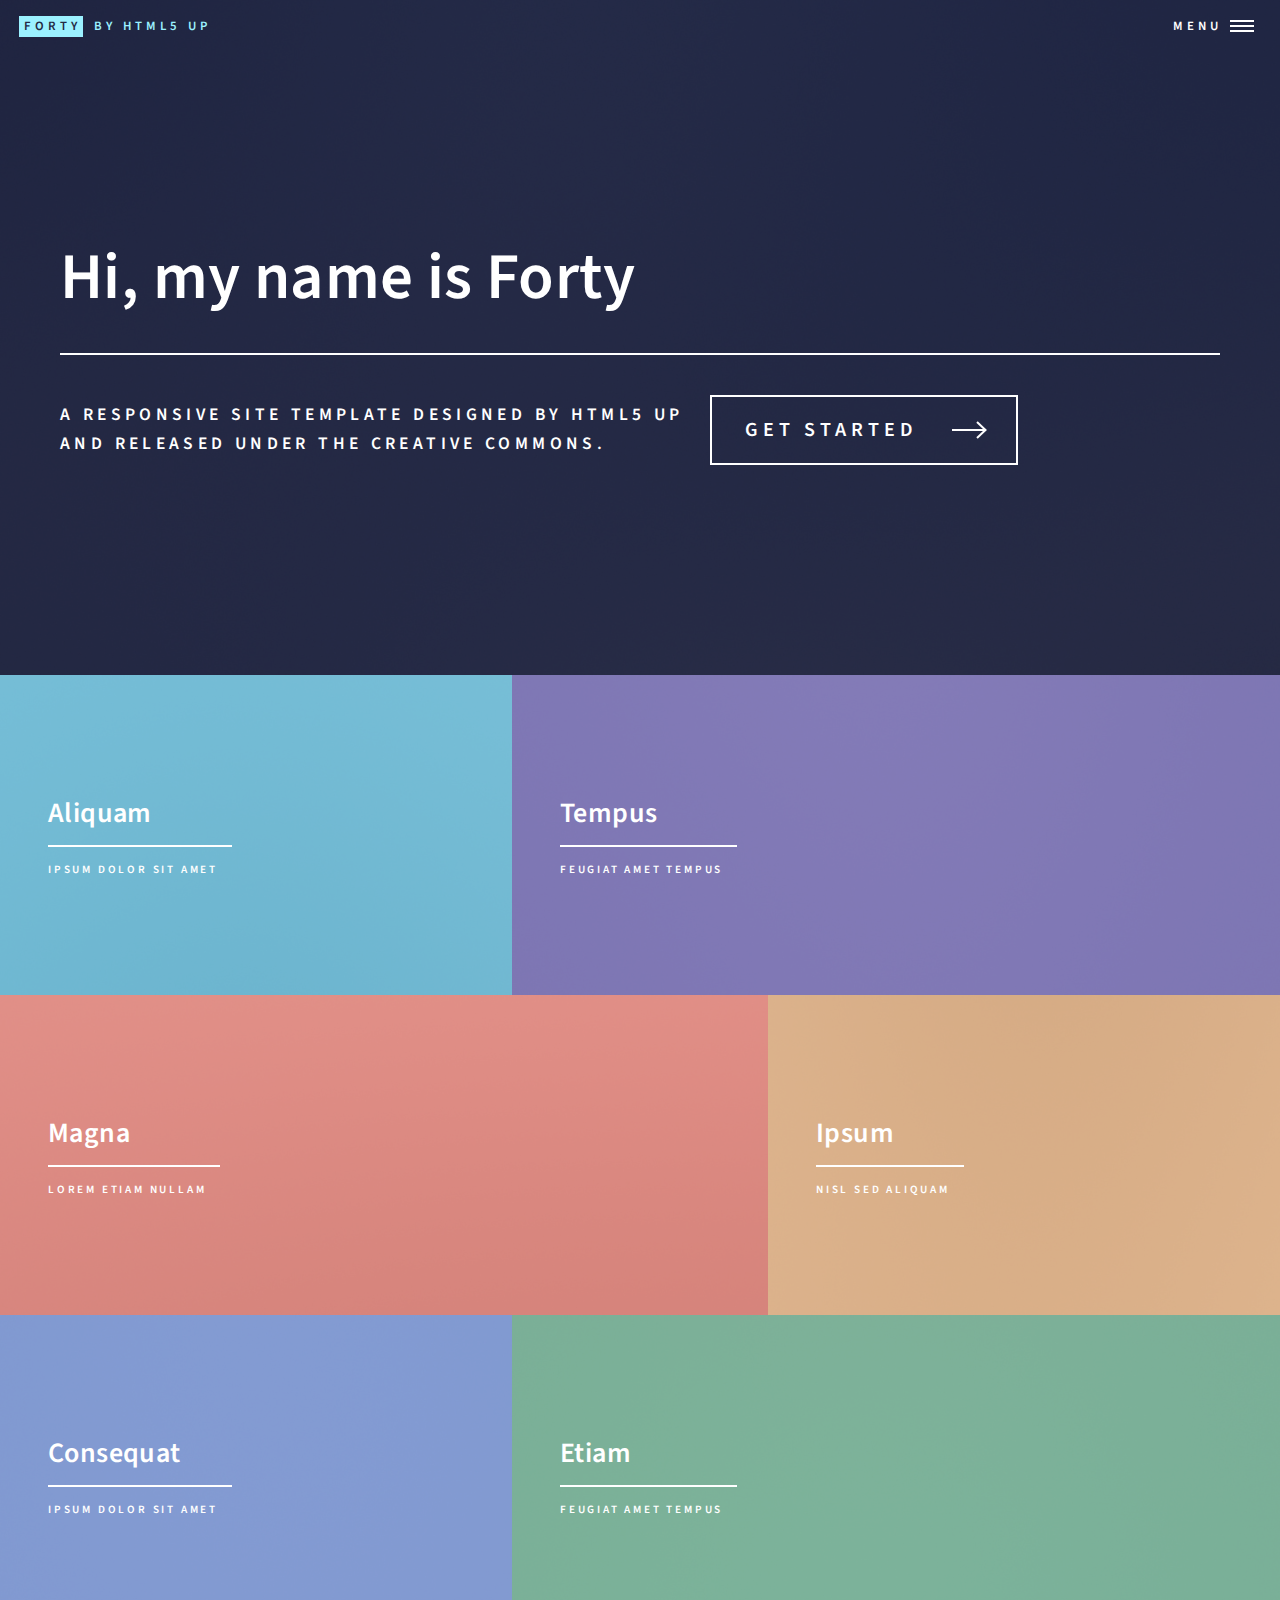
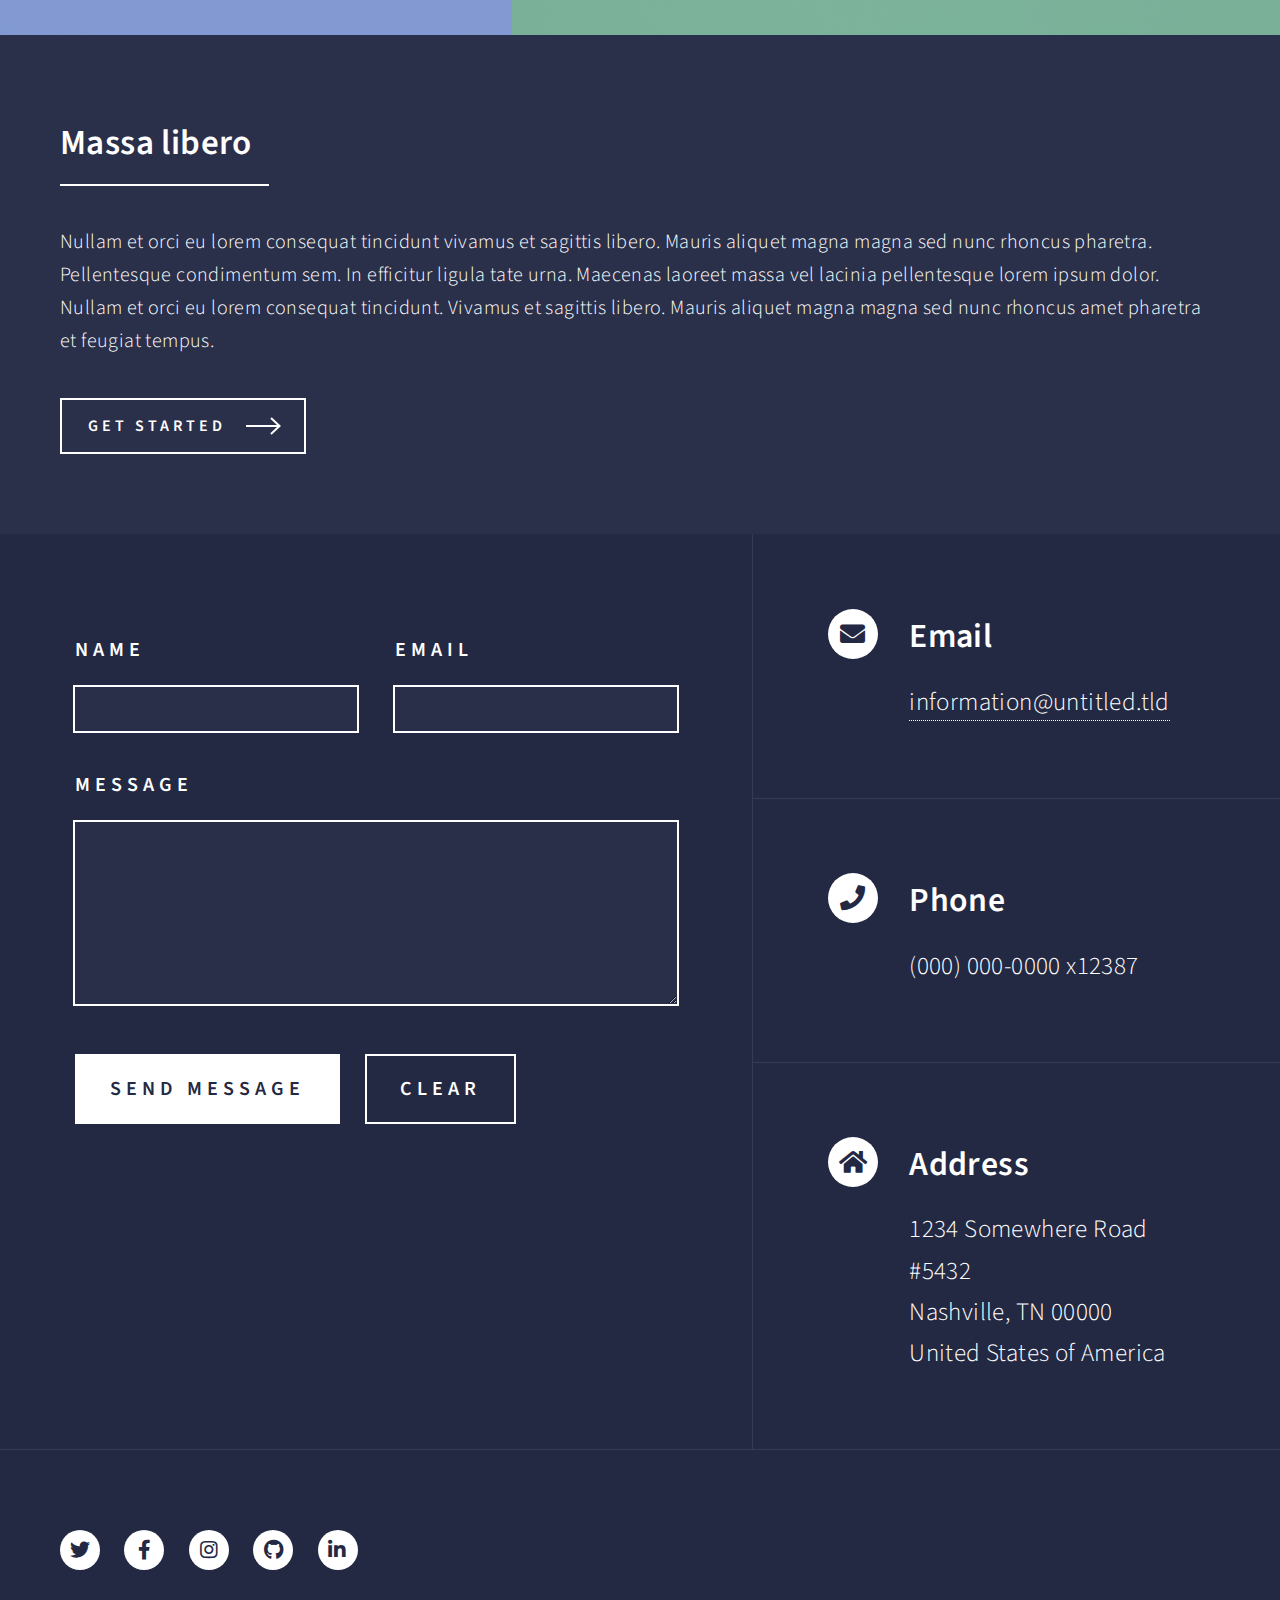
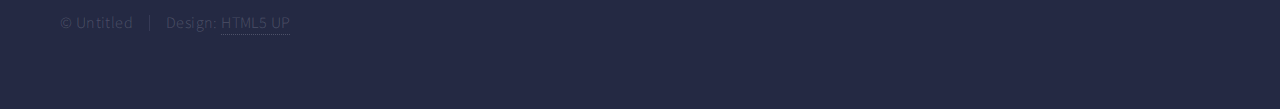
<file: Portfolio/alt.html>
<!DOCTYPE HTML>
<!--
	Forty by HTML5 UP
	html5up.net | @ajlkn
	Free for personal and commercial use under the CCA 3.0 license (html5up.net/license)
-->
<html>
	<head>
		<title>Forty by HTML5 UP</title>
		<meta charset="utf-8" />
		<meta name="viewport" content="width=device-width, initial-scale=1, user-scalable=no" />
		<link rel="stylesheet" href="assets/css/main.css" />
		<noscript><link rel="stylesheet" href="assets/css/noscript.css" /></noscript>
	</head>
	<body class="is-preload">

		<!-- Wrapper -->
			<div id="wrapper">

				<!-- Header -->
					<header id="header" class="alt">
						<a href="alt.html" class="logo"><strong>Forty</strong> <span>by HTML5 UP</span></a>
						<nav>
							<a href="#menu">Menu</a>
						</nav>
					</header>

				<!-- Menu -->
					<nav id="menu">
						<ul class="links">
							<li><a href="alt.html">Home</a></li>
							<li><a href="index.html">Landing</a></li>
							<li><a href="some_generic.html">Generic</a></li>
							<li><a href="other_element.html">Elements</a></li>
						</ul>
						<ul class="actions stacked">
							<li><a href="#" class="button primary fit">Get Started</a></li>
							<li><a href="#" class="button fit">Log In</a></li>
						</ul>
					</nav>

				<!-- Banner -->
					<section id="banner" class="major">
						<div class="inner">
							<header class="major">
								<h1>Hi, my name is Forty</h1>
							</header>
							<div class="content">
								<p>A responsive site template designed by HTML5 UP<br />
								and released under the Creative Commons.</p>
								<ul class="actions">
									<li><a href="#one" class="button next scrolly">Get Started</a></li>
								</ul>
							</div>
						</div>
					</section>

				<!-- Main -->
					<div id="main">

						<!-- One -->
							<section id="one" class="tiles">
								<article>
									<span class="image">
										<img src="images/pic01.jpg" alt="" />
									</span>
									<header class="major">
										<h3><a href="index.html" class="link">Aliquam</a></h3>
										<p>Ipsum dolor sit amet</p>
									</header>
								</article>
								<article>
									<span class="image">
										<img src="images/pic02.jpg" alt="" />
									</span>
									<header class="major">
										<h3><a href="index.html" class="link">Tempus</a></h3>
										<p>feugiat amet tempus</p>
									</header>
								</article>
								<article>
									<span class="image">
										<img src="images/pic03.jpg" alt="" />
									</span>
									<header class="major">
										<h3><a href="index.html" class="link">Magna</a></h3>
										<p>Lorem etiam nullam</p>
									</header>
								</article>
								<article>
									<span class="image">
										<img src="images/pic04.jpg" alt="" />
									</span>
									<header class="major">
										<h3><a href="index.html" class="link">Ipsum</a></h3>
										<p>Nisl sed aliquam</p>
									</header>
								</article>
								<article>
									<span class="image">
										<img src="images/pic05.jpg" alt="" />
									</span>
									<header class="major">
										<h3><a href="index.html" class="link">Consequat</a></h3>
										<p>Ipsum dolor sit amet</p>
									</header>
								</article>
								<article>
									<span class="image">
										<img src="images/pic06.jpg" alt="" />
									</span>
									<header class="major">
										<h3><a href="index.html" class="link">Etiam</a></h3>
										<p>Feugiat amet tempus</p>
									</header>
								</article>
							</section>

						<!-- Two -->
							<section id="two">
								<div class="inner">
									<header class="major">
										<h2>Massa libero</h2>
									</header>
									<p>Nullam et orci eu lorem consequat tincidunt vivamus et sagittis libero. Mauris aliquet magna magna sed nunc rhoncus pharetra. Pellentesque condimentum sem. In efficitur ligula tate urna. Maecenas laoreet massa vel lacinia pellentesque lorem ipsum dolor. Nullam et orci eu lorem consequat tincidunt. Vivamus et sagittis libero. Mauris aliquet magna magna sed nunc rhoncus amet pharetra et feugiat tempus.</p>
									<ul class="actions">
										<li><a href="index.html" class="button next">Get Started</a></li>
									</ul>
								</div>
							</section>

					</div>

				<!-- Contact -->
					<section id="contact">
						<div class="inner">
							<section>
								<form method="post" action="#">
									<div class="fields">
										<div class="field half">
											<label for="name">Name</label>
											<input type="text" name="name" id="name" />
										</div>
										<div class="field half">
											<label for="email">Email</label>
											<input type="text" name="email" id="email" />
										</div>
										<div class="field">
											<label for="message">Message</label>
											<textarea name="message" id="message" rows="6"></textarea>
										</div>
									</div>
									<ul class="actions">
										<li><input type="submit" value="Send Message" class="primary" /></li>
										<li><input type="reset" value="Clear" /></li>
									</ul>
								</form>
							</section>
							<section class="split">
								<section>
									<div class="contact-method">
										<span class="icon solid alt fa-envelope"></span>
										<h3>Email</h3>
										<a href="#">information@untitled.tld</a>
									</div>
								</section>
								<section>
									<div class="contact-method">
										<span class="icon solid alt fa-phone"></span>
										<h3>Phone</h3>
										<span>(000) 000-0000 x12387</span>
									</div>
								</section>
								<section>
									<div class="contact-method">
										<span class="icon solid alt fa-home"></span>
										<h3>Address</h3>
										<span>1234 Somewhere Road #5432<br />
										Nashville, TN 00000<br />
										United States of America</span>
									</div>
								</section>
							</section>
						</div>
					</section>

				<!-- Footer -->
					<footer id="footer">
						<div class="inner">
							<ul class="icons">
								<li><a href="#" class="icon brands alt fa-twitter"><span class="label">Twitter</span></a></li>
								<li><a href="#" class="icon brands alt fa-facebook-f"><span class="label">Facebook</span></a></li>
								<li><a href="#" class="icon brands alt fa-instagram"><span class="label">Instagram</span></a></li>
								<li><a href="#" class="icon brands alt fa-github"><span class="label">GitHub</span></a></li>
								<li><a href="#" class="icon brands alt fa-linkedin-in"><span class="label">LinkedIn</span></a></li>
							</ul>
							<ul class="copyright">
								<li>&copy; Untitled</li><li>Design: <a href="https://html5up.net">HTML5 UP</a></li>
							</ul>
						</div>
					</footer>

			</div>

		<!-- Scripts -->
			<script src="assets/js/jquery.min.js"></script>
			<script src="assets/js/jquery.scrolly.min.js"></script>
			<script src="assets/js/jquery.scrollex.min.js"></script>
			<script src="assets/js/browser.min.js"></script>
			<script src="assets/js/breakpoints.min.js"></script>
			<script src="assets/js/util.js"></script>
			<script src="assets/js/main.js"></script>

	</body>
</html>
</file>
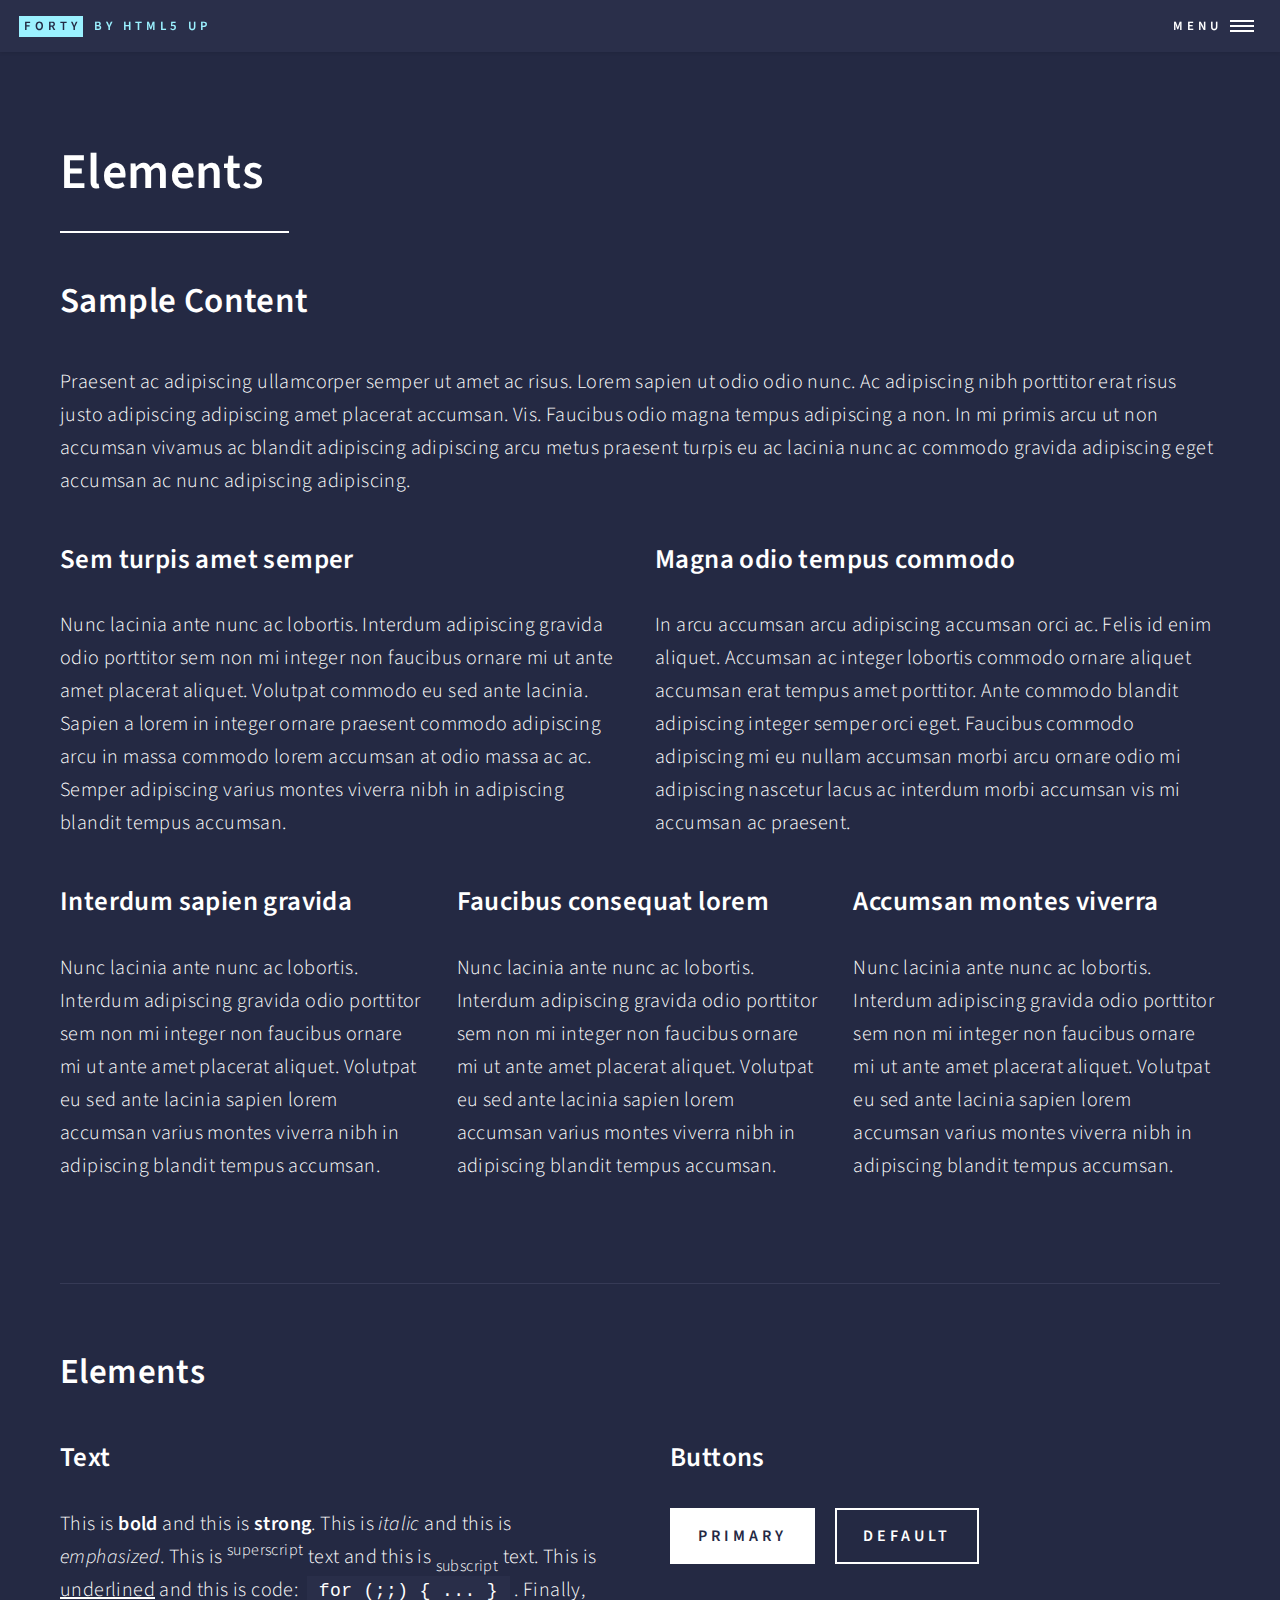
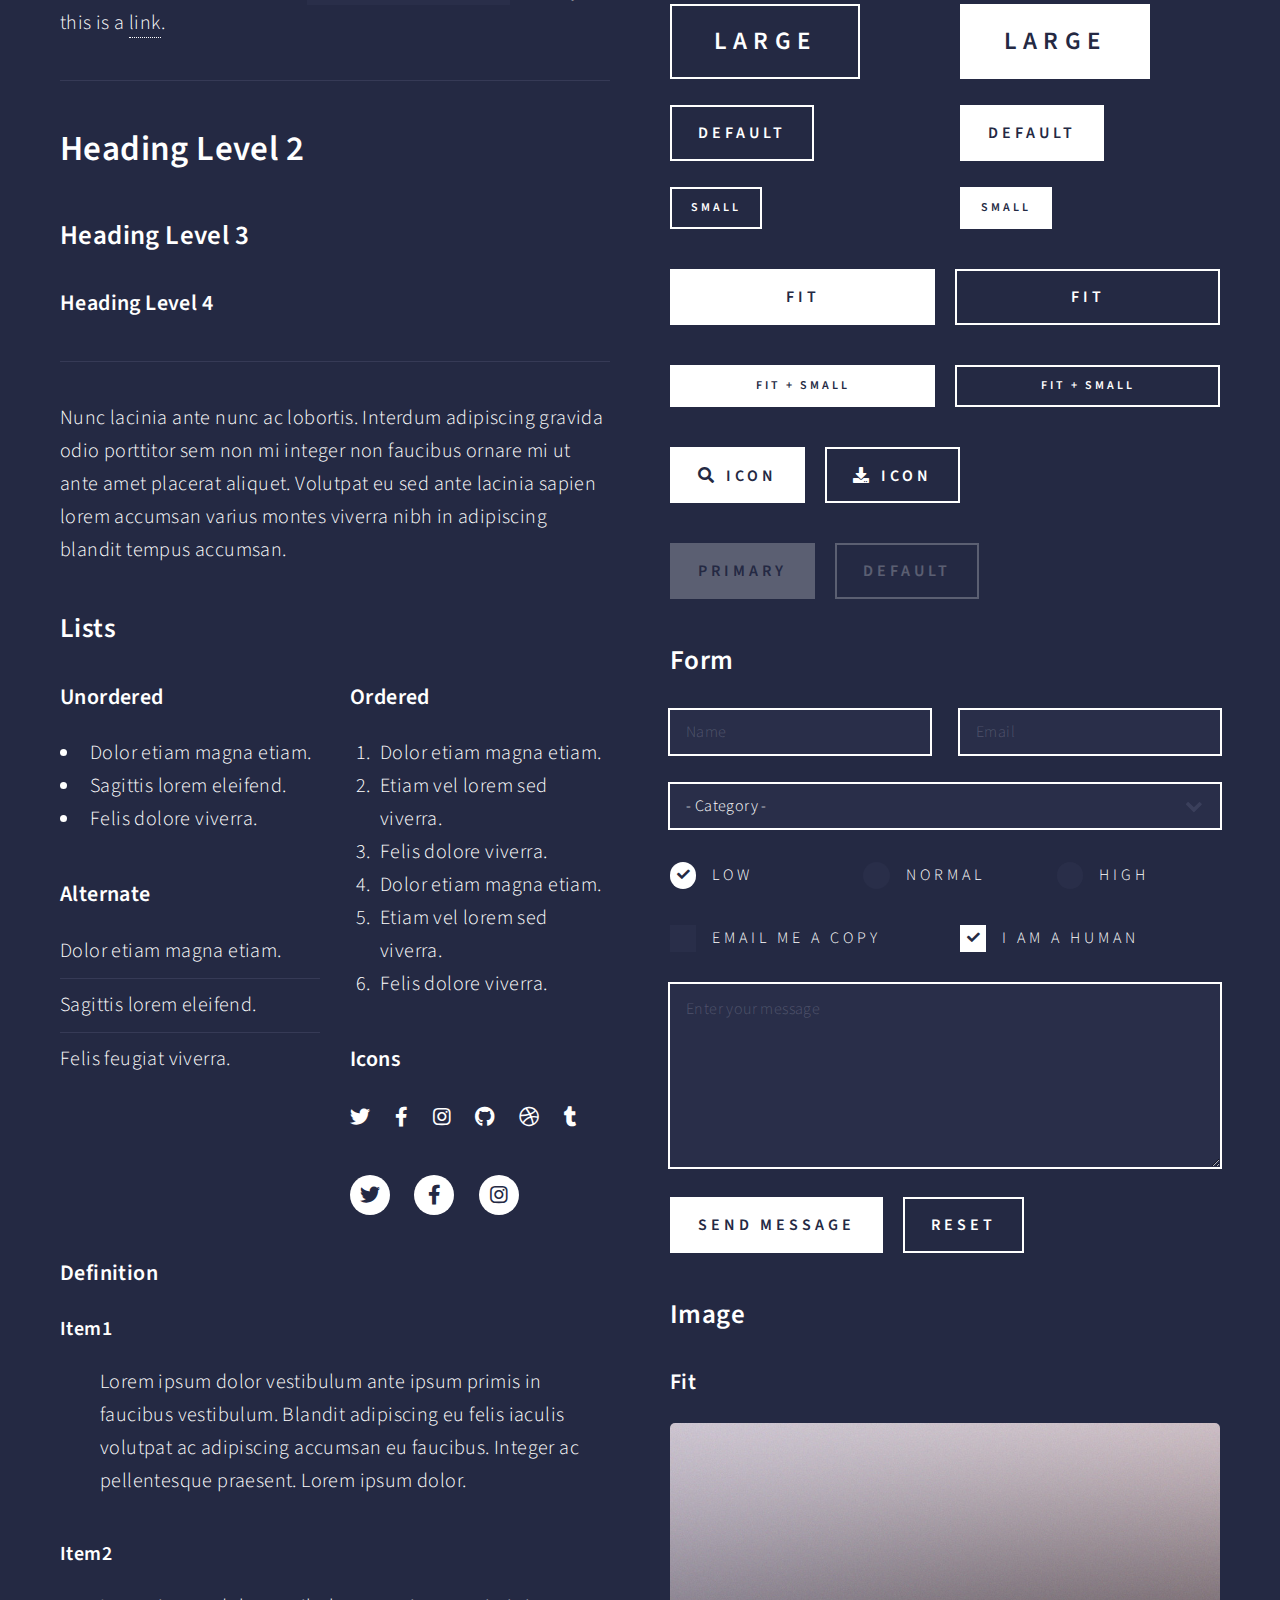
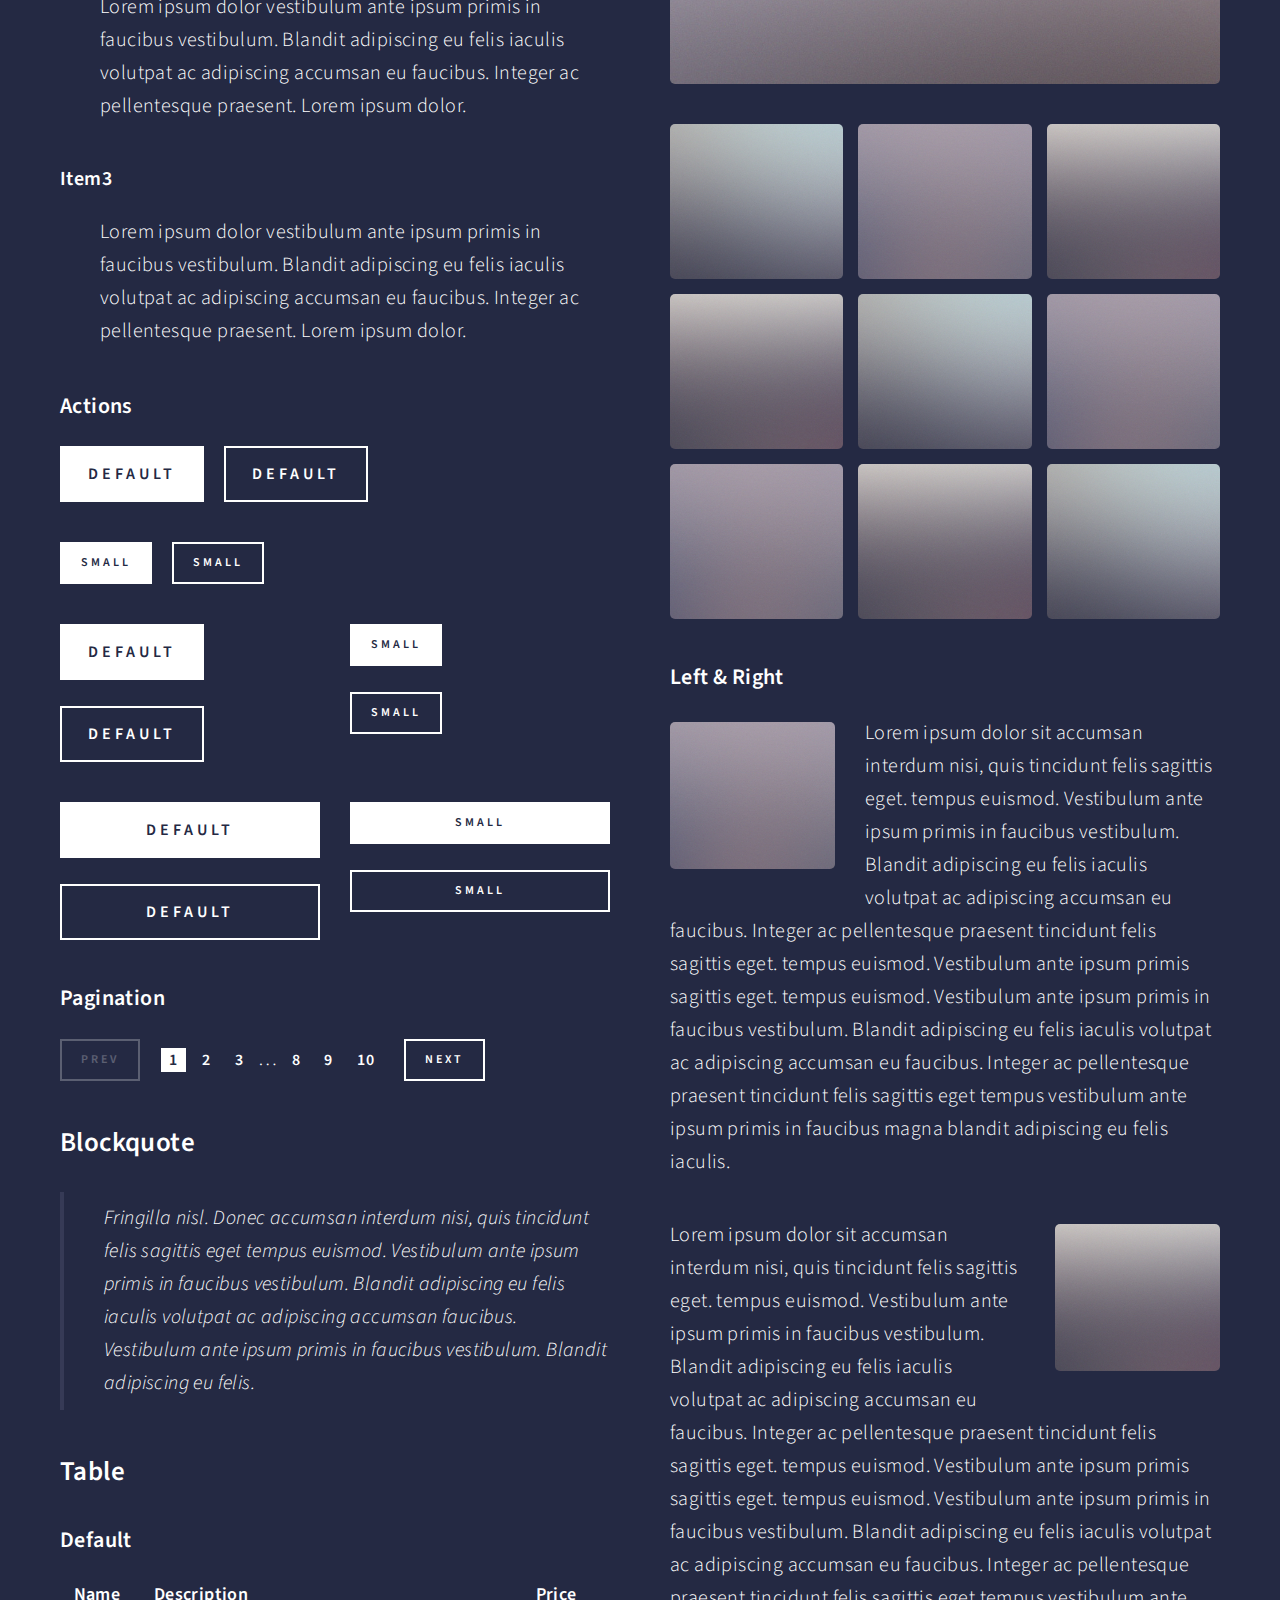
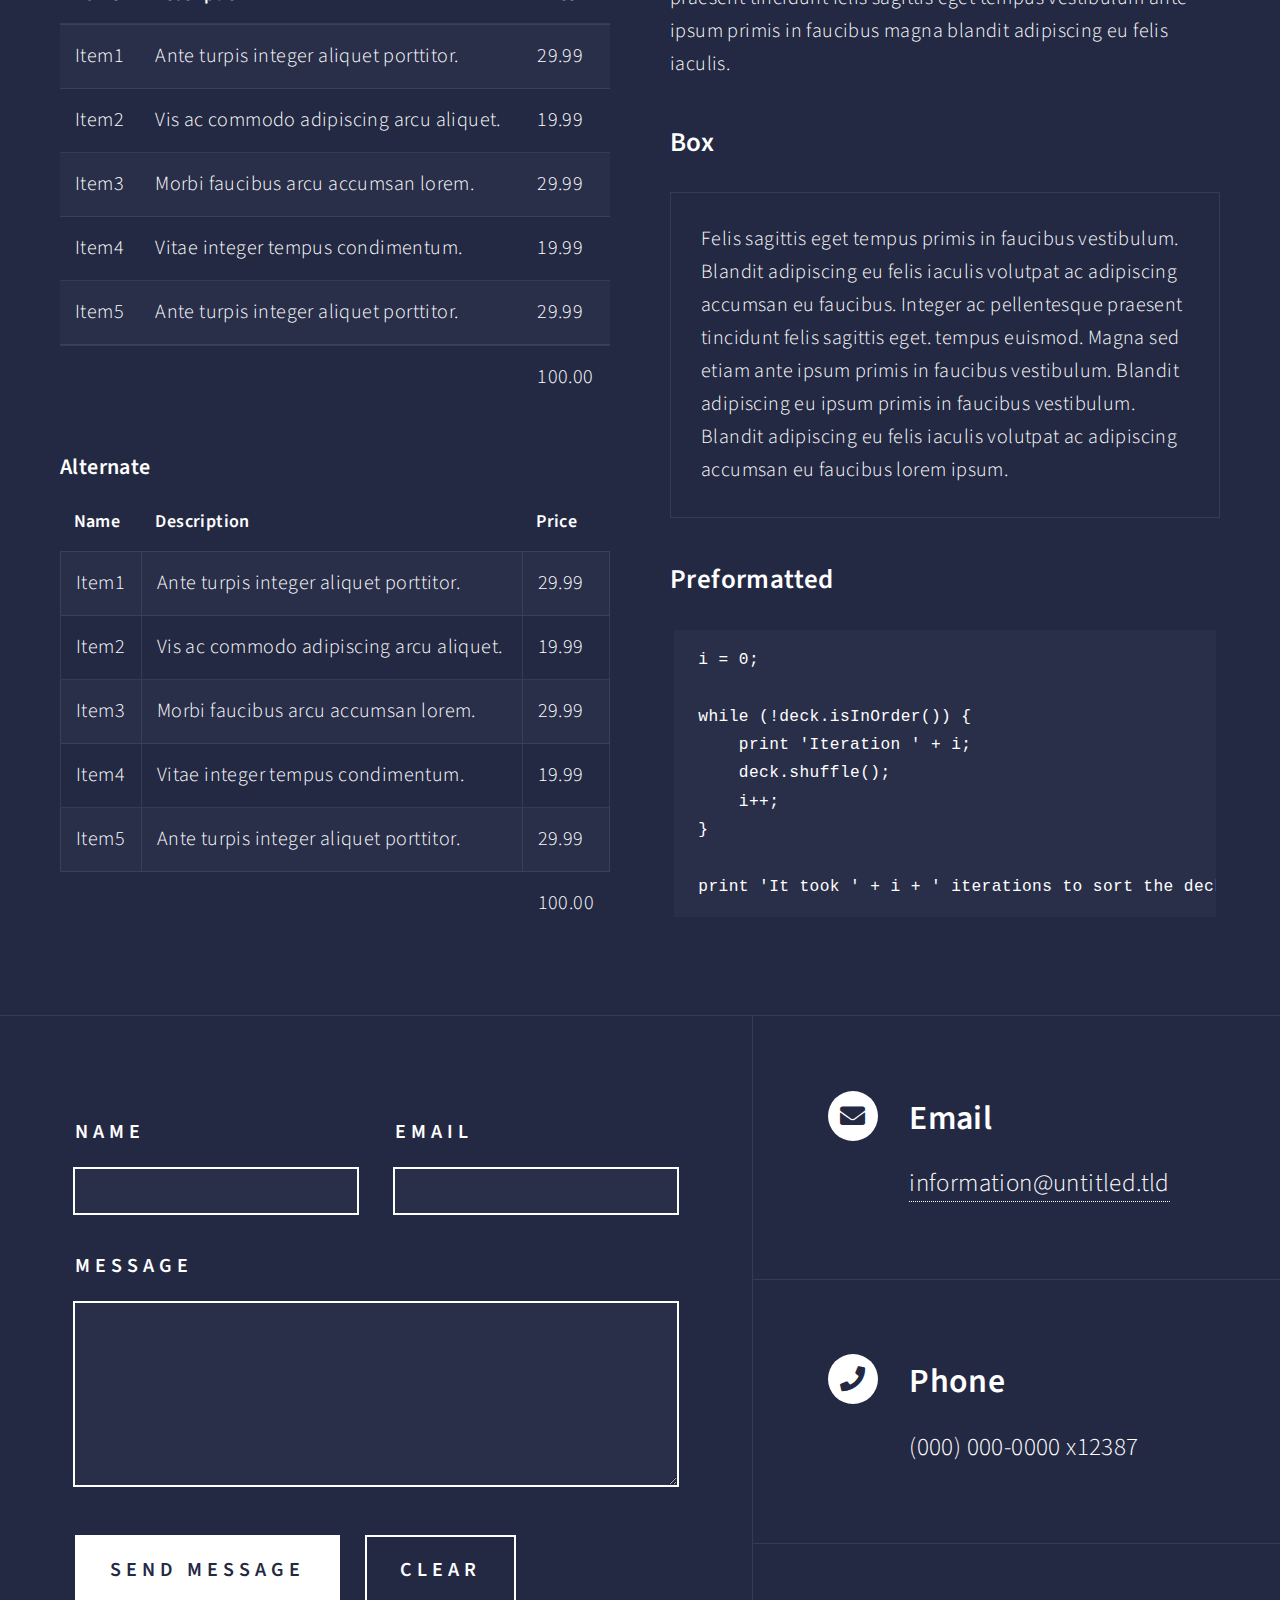
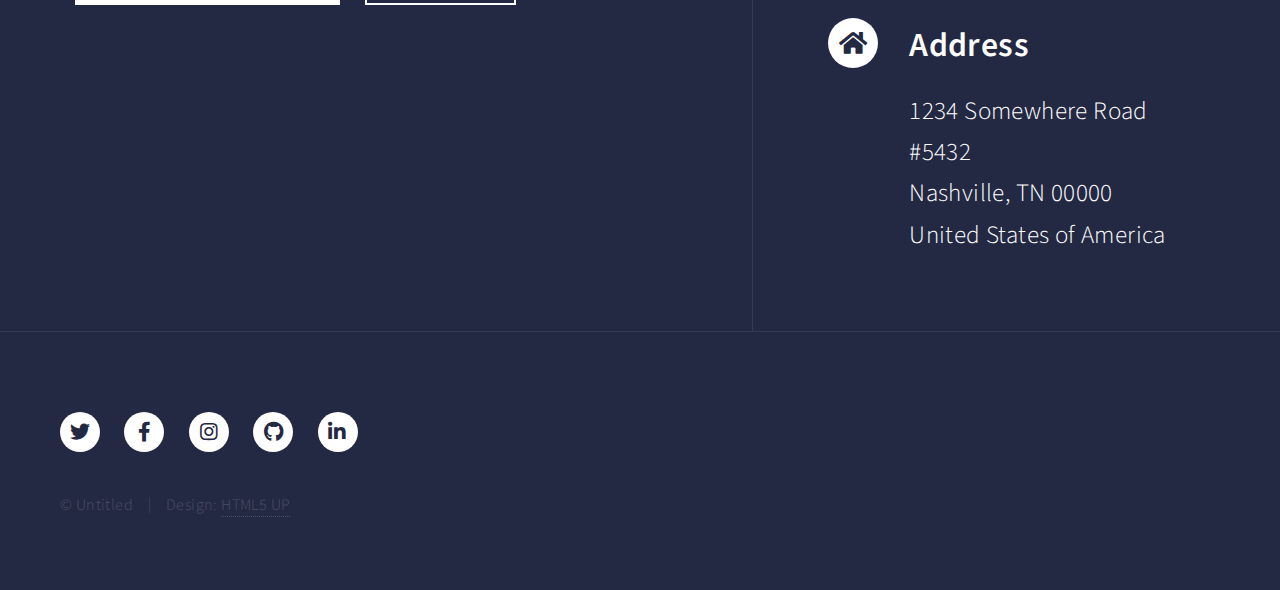
<file: Portfolio/other_element.html>
<!DOCTYPE HTML>
<!--
	Forty by HTML5 UP
	html5up.net | @ajlkn
	Free for personal and commercial use under the CCA 3.0 license (html5up.net/license)
-->
<html>
	<head>
		<title>Elements - Forty by HTML5 UP</title>
		<meta charset="utf-8" />
		<meta name="viewport" content="width=device-width, initial-scale=1, user-scalable=no" />
		<link rel="stylesheet" href="assets/css/main.css" />
		<noscript><link rel="stylesheet" href="assets/css/noscript.css" /></noscript>
	</head>
	<body class="is-preload">

		<!-- Wrapper -->
			<div id="wrapper">

				<!-- Header -->
					<header id="header">
						<a href="alt.html" class="logo"><strong>Forty</strong> <span>by HTML5 UP</span></a>
						<nav>
							<a href="#menu">Menu</a>
						</nav>
					</header>

				<!-- Menu -->
					<nav id="menu">
						<ul class="links">
							<li><a href="alt.html">Home</a></li>
							<li><a href="index.html">Landing</a></li>
							<li><a href="some_generic.html">Generic</a></li>
							<li><a href="other_element.html">Elements</a></li>
						</ul>
						<ul class="actions stacked">
							<li><a href="#" class="button primary fit">Get Started</a></li>
							<li><a href="#" class="button fit">Log In</a></li>
						</ul>
					</nav>

				<!-- Main -->
					<div id="main" class="alt">

						<!-- One -->
							<section id="one">
								<div class="inner">
									<header class="major">
										<h1>Elements</h1>
									</header>

									<!-- Content -->
										<h2 id="content">Sample Content</h2>
										<p>Praesent ac adipiscing ullamcorper semper ut amet ac risus. Lorem sapien ut odio odio nunc. Ac adipiscing nibh porttitor erat risus justo adipiscing adipiscing amet placerat accumsan. Vis. Faucibus odio magna tempus adipiscing a non. In mi primis arcu ut non accumsan vivamus ac blandit adipiscing adipiscing arcu metus praesent turpis eu ac lacinia nunc ac commodo gravida adipiscing eget accumsan ac nunc adipiscing adipiscing.</p>
										<div class="row">
											<div class="col-6 col-12-small">
												<h3>Sem turpis amet semper</h3>
												<p>Nunc lacinia ante nunc ac lobortis. Interdum adipiscing gravida odio porttitor sem non mi integer non faucibus ornare mi ut ante amet placerat aliquet. Volutpat commodo eu sed ante lacinia. Sapien a lorem in integer ornare praesent commodo adipiscing arcu in massa commodo lorem accumsan at odio massa ac ac. Semper adipiscing varius montes viverra nibh in adipiscing blandit tempus accumsan.</p>
											</div>
											<div class="col-6 col-12-small">
												<h3>Magna odio tempus commodo</h3>
												<p>In arcu accumsan arcu adipiscing accumsan orci ac. Felis id enim aliquet. Accumsan ac integer lobortis commodo ornare aliquet accumsan erat tempus amet porttitor. Ante commodo blandit adipiscing integer semper orci eget. Faucibus commodo adipiscing mi eu nullam accumsan morbi arcu ornare odio mi adipiscing nascetur lacus ac interdum morbi accumsan vis mi accumsan ac praesent.</p>
											</div>
											<!-- Break -->
											<div class="col-4 col-12-medium">
												<h3>Interdum sapien gravida</h3>
												<p>Nunc lacinia ante nunc ac lobortis. Interdum adipiscing gravida odio porttitor sem non mi integer non faucibus ornare mi ut ante amet placerat aliquet. Volutpat eu sed ante lacinia sapien lorem accumsan varius montes viverra nibh in adipiscing blandit tempus accumsan.</p>
											</div>
											<div class="col-4 col-12-medium">
												<h3>Faucibus consequat lorem</h3>
												<p>Nunc lacinia ante nunc ac lobortis. Interdum adipiscing gravida odio porttitor sem non mi integer non faucibus ornare mi ut ante amet placerat aliquet. Volutpat eu sed ante lacinia sapien lorem accumsan varius montes viverra nibh in adipiscing blandit tempus accumsan.</p>
											</div>
											<div class="col-4 col-12-medium">
												<h3>Accumsan montes viverra</h3>
												<p>Nunc lacinia ante nunc ac lobortis. Interdum adipiscing gravida odio porttitor sem non mi integer non faucibus ornare mi ut ante amet placerat aliquet. Volutpat eu sed ante lacinia sapien lorem accumsan varius montes viverra nibh in adipiscing blandit tempus accumsan.</p>
											</div>
										</div>

									<hr class="major" />

									<!-- Elements -->
										<h2 id="elements">Elements</h2>
										<div class="row gtr-200">
											<div class="col-6 col-12-medium">

												<!-- Text stuff -->
													<h3>Text</h3>
													<p>This is <b>bold</b> and this is <strong>strong</strong>. This is <i>italic</i> and this is <em>emphasized</em>.
													This is <sup>superscript</sup> text and this is <sub>subscript</sub> text.
													This is <u>underlined</u> and this is code: <code>for (;;) { ... }</code>.
													Finally, this is a <a href="#">link</a>.</p>
													<hr />
													<h2>Heading Level 2</h2>
													<h3>Heading Level 3</h3>
													<h4>Heading Level 4</h4>
													<hr />
													<p>Nunc lacinia ante nunc ac lobortis. Interdum adipiscing gravida odio porttitor sem non mi integer non faucibus ornare mi ut ante amet placerat aliquet. Volutpat eu sed ante lacinia sapien lorem accumsan varius montes viverra nibh in adipiscing blandit tempus accumsan.</p>

												<!-- Lists -->
													<h3>Lists</h3>
													<div class="row">
														<div class="col-6 col-12-small">

															<h4>Unordered</h4>
															<ul>
																<li>Dolor etiam magna etiam.</li>
																<li>Sagittis lorem eleifend.</li>
																<li>Felis dolore viverra.</li>
															</ul>

															<h4>Alternate</h4>
															<ul class="alt">
																<li>Dolor etiam magna etiam.</li>
																<li>Sagittis lorem eleifend.</li>
																<li>Felis feugiat viverra.</li>
															</ul>

														</div>
														<div class="col-6 col-12-small">

															<h4>Ordered</h4>
															<ol>
																<li>Dolor etiam magna etiam.</li>
																<li>Etiam vel lorem sed viverra.</li>
																<li>Felis dolore viverra.</li>
																<li>Dolor etiam magna etiam.</li>
																<li>Etiam vel lorem sed viverra.</li>
																<li>Felis dolore viverra.</li>
															</ol>

															<h4>Icons</h4>
															<ul class="icons">
																<li><a href="#" class="icon brands fa-twitter"><span class="label">Twitter</span></a></li>
																<li><a href="#" class="icon brands fa-facebook-f"><span class="label">Facebook</span></a></li>
																<li><a href="#" class="icon brands fa-instagram"><span class="label">Instagram</span></a></li>
																<li><a href="#" class="icon brands fa-github"><span class="label">Github</span></a></li>
																<li><a href="#" class="icon brands fa-dribbble"><span class="label">Dribbble</span></a></li>
																<li><a href="#" class="icon brands fa-tumblr"><span class="label">Tumblr</span></a></li>
															</ul>
															<ul class="icons">
																<li><a href="#" class="icon brands alt fa-twitter"><span class="label">Twitter</span></a></li>
																<li><a href="#" class="icon brands alt fa-facebook-f"><span class="label">Facebook</span></a></li>
																<li><a href="#" class="icon brands alt fa-instagram"><span class="label">Instagram</span></a></li>
															</ul>

														</div>
													</div>
													<h4>Definition</h4>
													<dl>
														<dt>Item1</dt>
														<dd>
															<p>Lorem ipsum dolor vestibulum ante ipsum primis in faucibus vestibulum. Blandit adipiscing eu felis iaculis volutpat ac adipiscing accumsan eu faucibus. Integer ac pellentesque praesent. Lorem ipsum dolor.</p>
														</dd>
														<dt>Item2</dt>
														<dd>
															<p>Lorem ipsum dolor vestibulum ante ipsum primis in faucibus vestibulum. Blandit adipiscing eu felis iaculis volutpat ac adipiscing accumsan eu faucibus. Integer ac pellentesque praesent. Lorem ipsum dolor.</p>
														</dd>
														<dt>Item3</dt>
														<dd>
															<p>Lorem ipsum dolor vestibulum ante ipsum primis in faucibus vestibulum. Blandit adipiscing eu felis iaculis volutpat ac adipiscing accumsan eu faucibus. Integer ac pellentesque praesent. Lorem ipsum dolor.</p>
														</dd>
													</dl>

													<h4>Actions</h4>
													<ul class="actions">
														<li><a href="#" class="button primary">Default</a></li>
														<li><a href="#" class="button">Default</a></li>
													</ul>
													<ul class="actions small">
														<li><a href="#" class="button primary small">Small</a></li>
														<li><a href="#" class="button small">Small</a></li>
													</ul>
													<div class="row">
														<div class="col-6 col-12-small">
															<ul class="actions stacked">
																<li><a href="#" class="button primary">Default</a></li>
																<li><a href="#" class="button">Default</a></li>
															</ul>
														</div>
														<div class="col-6 col-12-small">
															<ul class="actions stacked">
																<li><a href="#" class="button primary small">Small</a></li>
																<li><a href="#" class="button small">Small</a></li>
															</ul>
														</div>
														<div class="col-6 col-12-small">
															<ul class="actions stacked">
																<li><a href="#" class="button primary fit">Default</a></li>
																<li><a href="#" class="button fit">Default</a></li>
															</ul>
														</div>
														<div class="col-6 col-12-small">
															<ul class="actions stacked">
																<li><a href="#" class="button primary small fit">Small</a></li>
																<li><a href="#" class="button small fit">Small</a></li>
															</ul>
														</div>
													</div>

													<h4>Pagination</h4>
													<ul class="pagination">
														<li><span class="button small disabled">Prev</span></li>
														<li><a href="#" class="page active">1</a></li>
														<li><a href="#" class="page">2</a></li>
														<li><a href="#" class="page">3</a></li>
														<li><span>&hellip;</span></li>
														<li><a href="#" class="page">8</a></li>
														<li><a href="#" class="page">9</a></li>
														<li><a href="#" class="page">10</a></li>
														<li><a href="#" class="button small">Next</a></li>
													</ul>

												<!-- Blockquote -->
													<h3>Blockquote</h3>
													<blockquote>Fringilla nisl. Donec accumsan interdum nisi, quis tincidunt felis sagittis eget tempus euismod. Vestibulum ante ipsum primis in faucibus vestibulum. Blandit adipiscing eu felis iaculis volutpat ac adipiscing accumsan faucibus. Vestibulum ante ipsum primis in faucibus vestibulum. Blandit adipiscing eu felis.</blockquote>

												<!-- Table -->
													<h3>Table</h3>

													<h4>Default</h4>
													<div class="table-wrapper">
														<table>
															<thead>
																<tr>
																	<th>Name</th>
																	<th>Description</th>
																	<th>Price</th>
																</tr>
															</thead>
															<tbody>
																<tr>
																	<td>Item1</td>
																	<td>Ante turpis integer aliquet porttitor.</td>
																	<td>29.99</td>
																</tr>
																<tr>
																	<td>Item2</td>
																	<td>Vis ac commodo adipiscing arcu aliquet.</td>
																	<td>19.99</td>
																</tr>
																<tr>
																	<td>Item3</td>
																	<td> Morbi faucibus arcu accumsan lorem.</td>
																	<td>29.99</td>
																</tr>
																<tr>
																	<td>Item4</td>
																	<td>Vitae integer tempus condimentum.</td>
																	<td>19.99</td>
																</tr>
																<tr>
																	<td>Item5</td>
																	<td>Ante turpis integer aliquet porttitor.</td>
																	<td>29.99</td>
																</tr>
															</tbody>
															<tfoot>
																<tr>
																	<td colspan="2"></td>
																	<td>100.00</td>
																</tr>
															</tfoot>
														</table>
													</div>

													<h4>Alternate</h4>
													<div class="table-wrapper">
														<table class="alt">
															<thead>
																<tr>
																	<th>Name</th>
																	<th>Description</th>
																	<th>Price</th>
																</tr>
															</thead>
															<tbody>
																<tr>
																	<td>Item1</td>
																	<td>Ante turpis integer aliquet porttitor.</td>
																	<td>29.99</td>
																</tr>
																<tr>
																	<td>Item2</td>
																	<td>Vis ac commodo adipiscing arcu aliquet.</td>
																	<td>19.99</td>
																</tr>
																<tr>
																	<td>Item3</td>
																	<td> Morbi faucibus arcu accumsan lorem.</td>
																	<td>29.99</td>
																</tr>
																<tr>
																	<td>Item4</td>
																	<td>Vitae integer tempus condimentum.</td>
																	<td>19.99</td>
																</tr>
																<tr>
																	<td>Item5</td>
																	<td>Ante turpis integer aliquet porttitor.</td>
																	<td>29.99</td>
																</tr>
															</tbody>
															<tfoot>
																<tr>
																	<td colspan="2"></td>
																	<td>100.00</td>
																</tr>
															</tfoot>
														</table>
													</div>

											</div>
											<div class="col-6 col-12-medium">

												<!-- Buttons -->
													<h3>Buttons</h3>
													<ul class="actions">
														<li><a href="#" class="button primary">Primary</a></li>
														<li><a href="#" class="button">Default</a></li>
													</ul>
													<div class="row">
														<div class="col-6 col-12-xsmall">
															<ul class="actions stacked">
																<li><a href="#" class="button large">Large</a></li>
																<li><a href="#" class="button">Default</a></li>
																<li><a href="#" class="button small">Small</a></li>
															</ul>
														</div>
														<div class="col-6 col-12-xsmall">
															<ul class="actions stacked">
																<li><a href="#" class="button primary large">Large</a></li>
																<li><a href="#" class="button primary">Default</a></li>
																<li><a href="#" class="button primary small">Small</a></li>
															</ul>
														</div>
													</div>
													<ul class="actions fit">
														<li><a href="#" class="button primary fit">Fit</a></li>
														<li><a href="#" class="button fit">Fit</a></li>
													</ul>
													<ul class="actions fit small">
														<li><a href="#" class="button primary fit small">Fit + Small</a></li>
														<li><a href="#" class="button fit small">Fit + Small</a></li>
													</ul>
													<ul class="actions">
														<li><a href="#" class="button primary icon solid fa-search">Icon</a></li>
														<li><a href="#" class="button icon solid fa-download">Icon</a></li>
													</ul>
													<ul class="actions">
														<li><span class="button primary disabled">Primary</span></li>
														<li><span class="button disabled">Default</span></li>
													</ul>

												<!-- Form -->
													<h3>Form</h3>

													<form method="post" action="#">
														<div class="row gtr-uniform">
															<div class="col-6 col-12-xsmall">
																<input type="text" name="demo-name" id="demo-name" value="" placeholder="Name" />
															</div>
															<div class="col-6 col-12-xsmall">
																<input type="email" name="demo-email" id="demo-email" value="" placeholder="Email" />
															</div>
															<!-- Break -->
															<div class="col-12">
																<select name="demo-category" id="demo-category">
																	<option value="">- Category -</option>
																	<option value="1">Manufacturing</option>
																	<option value="1">Shipping</option>
																	<option value="1">Administration</option>
																	<option value="1">Human Resources</option>
																</select>
															</div>
															<!-- Break -->
															<div class="col-4 col-12-small">
																<input type="radio" id="demo-priority-low" name="demo-priority" checked>
																<label for="demo-priority-low">Low</label>
															</div>
															<div class="col-4 col-12-small">
																<input type="radio" id="demo-priority-normal" name="demo-priority">
																<label for="demo-priority-normal">Normal</label>
															</div>
															<div class="col-4 col-12-small">
																<input type="radio" id="demo-priority-high" name="demo-priority">
																<label for="demo-priority-high">High</label>
															</div>
															<!-- Break -->
															<div class="col-6 col-12-small">
																<input type="checkbox" id="demo-copy" name="demo-copy">
																<label for="demo-copy">Email me a copy</label>
															</div>
															<div class="col-6 col-12-small">
																<input type="checkbox" id="demo-human" name="demo-human" checked>
																<label for="demo-human">I am a human</label>
															</div>
															<!-- Break -->
															<div class="col-12">
																<textarea name="demo-message" id="demo-message" placeholder="Enter your message" rows="6"></textarea>
															</div>
															<!-- Break -->
															<div class="col-12">
																<ul class="actions">
																	<li><input type="submit" value="Send Message" class="primary" /></li>
																	<li><input type="reset" value="Reset" /></li>
																</ul>
															</div>
														</div>
													</form>

												<!-- Image -->
													<h3>Image</h3>

													<h4>Fit</h4>
													<span class="image fit"><img src="images/pic03.jpg" alt="" /></span>
													<div class="box alt">
														<div class="row gtr-50 gtr-uniform">
															<div class="col-4"><span class="image fit"><img src="images/pic08.jpg" alt="" /></span></div>
															<div class="col-4"><span class="image fit"><img src="images/pic09.jpg" alt="" /></span></div>
															<div class="col-4"><span class="image fit"><img src="images/pic10.jpg" alt="" /></span></div>
															<!-- Break -->
															<div class="col-4"><span class="image fit"><img src="images/pic10.jpg" alt="" /></span></div>
															<div class="col-4"><span class="image fit"><img src="images/pic08.jpg" alt="" /></span></div>
															<div class="col-4"><span class="image fit"><img src="images/pic09.jpg" alt="" /></span></div>
															<!-- Break -->
															<div class="col-4"><span class="image fit"><img src="images/pic09.jpg" alt="" /></span></div>
															<div class="col-4"><span class="image fit"><img src="images/pic10.jpg" alt="" /></span></div>
															<div class="col-4"><span class="image fit"><img src="images/pic08.jpg" alt="" /></span></div>
														</div>
													</div>

													<h4>Left &amp; Right</h4>
													<p><span class="image left"><img src="images/pic09.jpg" alt="" /></span>Lorem ipsum dolor sit accumsan interdum nisi, quis tincidunt felis sagittis eget. tempus euismod. Vestibulum ante ipsum primis in faucibus vestibulum. Blandit adipiscing eu felis iaculis volutpat ac adipiscing accumsan eu faucibus. Integer ac pellentesque praesent tincidunt felis sagittis eget. tempus euismod. Vestibulum ante ipsum primis sagittis eget. tempus euismod. Vestibulum ante ipsum primis in faucibus vestibulum. Blandit adipiscing eu felis iaculis volutpat ac adipiscing accumsan eu faucibus. Integer ac pellentesque praesent tincidunt felis sagittis eget tempus vestibulum ante ipsum primis in faucibus magna blandit adipiscing eu felis iaculis.</p>
													<p><span class="image right"><img src="images/pic10.jpg" alt="" /></span>Lorem ipsum dolor sit accumsan interdum nisi, quis tincidunt felis sagittis eget. tempus euismod. Vestibulum ante ipsum primis in faucibus vestibulum. Blandit adipiscing eu felis iaculis volutpat ac adipiscing accumsan eu faucibus. Integer ac pellentesque praesent tincidunt felis sagittis eget. tempus euismod. Vestibulum ante ipsum primis sagittis eget. tempus euismod. Vestibulum ante ipsum primis in faucibus vestibulum. Blandit adipiscing eu felis iaculis volutpat ac adipiscing accumsan eu faucibus. Integer ac pellentesque praesent tincidunt felis sagittis eget tempus vestibulum ante ipsum primis in faucibus magna blandit adipiscing eu felis iaculis.</p>

												<!-- Box -->
													<h3>Box</h3>
													<div class="box">
														<p>Felis sagittis eget tempus primis in faucibus vestibulum. Blandit adipiscing eu felis iaculis volutpat ac adipiscing accumsan eu faucibus. Integer ac pellentesque praesent tincidunt felis sagittis eget. tempus euismod. Magna sed etiam ante ipsum primis in faucibus vestibulum. Blandit adipiscing eu ipsum primis in faucibus vestibulum. Blandit adipiscing eu felis iaculis volutpat ac adipiscing accumsan eu faucibus lorem ipsum.</p>
													</div>

												<!-- Preformatted Code -->
													<h3>Preformatted</h3>
													<pre><code>i = 0;

while (!deck.isInOrder()) {
    print 'Iteration ' + i;
    deck.shuffle();
    i++;
}

print 'It took ' + i + ' iterations to sort the deck.';
</code></pre>

											</div>
										</div>

								</div>
							</section>

					</div>

				<!-- Contact -->
					<section id="contact">
						<div class="inner">
							<section>
								<form method="post" action="#">
									<div class="fields">
										<div class="field half">
											<label for="name">Name</label>
											<input type="text" name="name" id="name" />
										</div>
										<div class="field half">
											<label for="email">Email</label>
											<input type="text" name="email" id="email" />
										</div>
										<div class="field">
											<label for="message">Message</label>
											<textarea name="message" id="message" rows="6"></textarea>
										</div>
									</div>
									<ul class="actions">
										<li><input type="submit" value="Send Message" class="primary" /></li>
										<li><input type="reset" value="Clear" /></li>
									</ul>
								</form>
							</section>
							<section class="split">
								<section>
									<div class="contact-method">
										<span class="icon solid alt fa-envelope"></span>
										<h3>Email</h3>
										<a href="#">information@untitled.tld</a>
									</div>
								</section>
								<section>
									<div class="contact-method">
										<span class="icon solid alt fa-phone"></span>
										<h3>Phone</h3>
										<span>(000) 000-0000 x12387</span>
									</div>
								</section>
								<section>
									<div class="contact-method">
										<span class="icon solid alt fa-home"></span>
										<h3>Address</h3>
										<span>1234 Somewhere Road #5432<br />
										Nashville, TN 00000<br />
										United States of America</span>
									</div>
								</section>
							</section>
						</div>
					</section>

				<!-- Footer -->
					<footer id="footer">
						<div class="inner">
							<ul class="icons">
								<li><a href="#" class="icon brands alt fa-twitter"><span class="label">Twitter</span></a></li>
								<li><a href="#" class="icon brands alt fa-facebook-f"><span class="label">Facebook</span></a></li>
								<li><a href="#" class="icon brands alt fa-instagram"><span class="label">Instagram</span></a></li>
								<li><a href="#" class="icon brands alt fa-github"><span class="label">GitHub</span></a></li>
								<li><a href="#" class="icon brands alt fa-linkedin-in"><span class="label">LinkedIn</span></a></li>
							</ul>
							<ul class="copyright">
								<li>&copy; Untitled</li><li>Design: <a href="https://html5up.net">HTML5 UP</a></li>
							</ul>
						</div>
					</footer>

			</div>

		<!-- Scripts -->
			<script src="assets/js/jquery.min.js"></script>
			<script src="assets/js/jquery.scrolly.min.js"></script>
			<script src="assets/js/jquery.scrollex.min.js"></script>
			<script src="assets/js/browser.min.js"></script>
			<script src="assets/js/breakpoints.min.js"></script>
			<script src="assets/js/util.js"></script>
			<script src="assets/js/main.js"></script>

	</body>
</html>
</file>
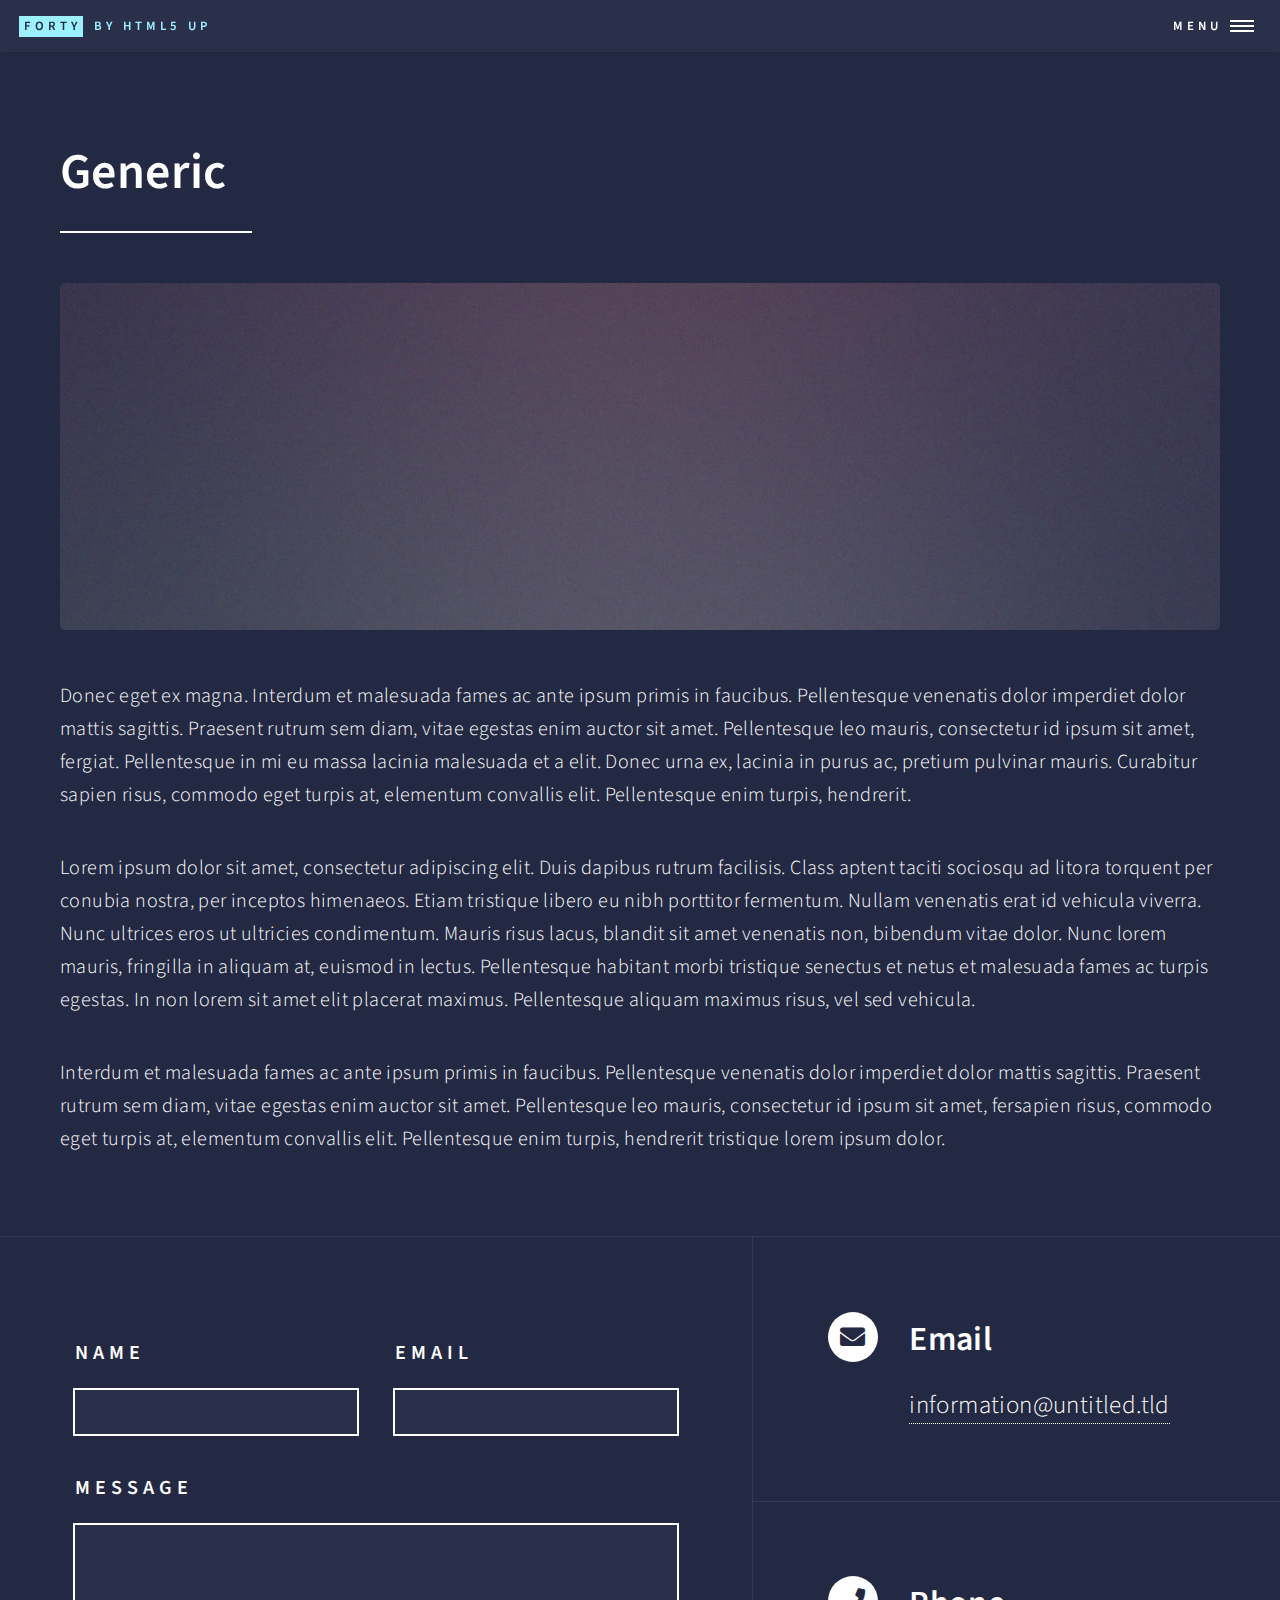
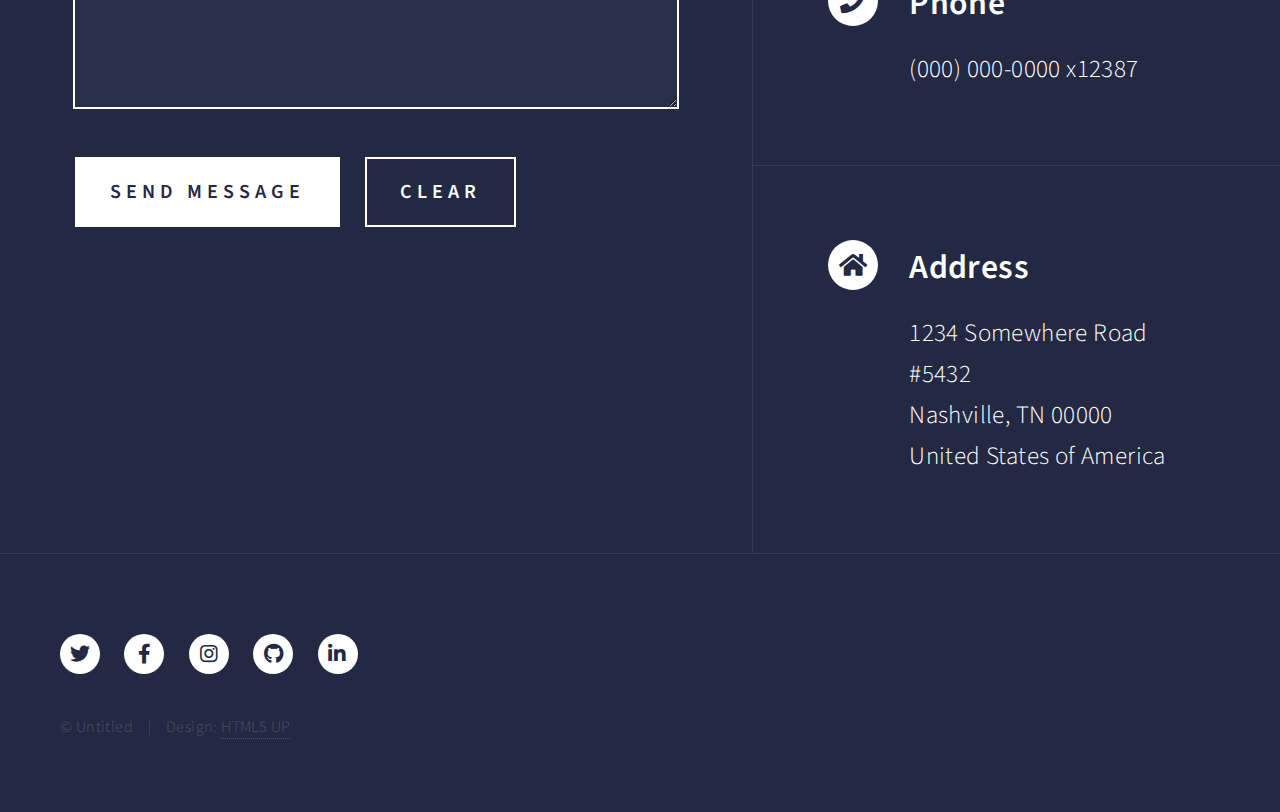
<file: Portfolio/some_generic.html>
<!DOCTYPE HTML>
<!--
	Forty by HTML5 UP
	html5up.net | @ajlkn
	Free for personal and commercial use under the CCA 3.0 license (html5up.net/license)
-->
<html>
	<head>
		<title>Generic - Forty by HTML5 UP</title>
		<meta charset="utf-8" />
		<meta name="viewport" content="width=device-width, initial-scale=1, user-scalable=no" />
		<link rel="stylesheet" href="assets/css/main.css" />
		<noscript><link rel="stylesheet" href="assets/css/noscript.css" /></noscript>
	</head>
	<body class="is-preload">

		<!-- Wrapper -->
			<div id="wrapper">

				<!-- Header -->
					<header id="header">
						<a href="alt.html" class="logo"><strong>Forty</strong> <span>by HTML5 UP</span></a>
						<nav>
							<a href="#menu">Menu</a>
						</nav>
					</header>

				<!-- Menu -->
					<nav id="menu">
						<ul class="links">
							<li><a href="alt.html">Home</a></li>
							<li><a href="index.html">Landing</a></li>
							<li><a href="some_generic.html">Generic</a></li>
							<li><a href="other_element.html">Elements</a></li>
						</ul>
						<ul class="actions stacked">
							<li><a href="#" class="button primary fit">Get Started</a></li>
							<li><a href="#" class="button fit">Log In</a></li>
						</ul>
					</nav>

				<!-- Main -->
					<div id="main" class="alt">

						<!-- One -->
							<section id="one">
								<div class="inner">
									<header class="major">
										<h1>Generic</h1>
									</header>
									<span class="image main"><img src="images/pic11.jpg" alt="" /></span>
									<p>Donec eget ex magna. Interdum et malesuada fames ac ante ipsum primis in faucibus. Pellentesque venenatis dolor imperdiet dolor mattis sagittis. Praesent rutrum sem diam, vitae egestas enim auctor sit amet. Pellentesque leo mauris, consectetur id ipsum sit amet, fergiat. Pellentesque in mi eu massa lacinia malesuada et a elit. Donec urna ex, lacinia in purus ac, pretium pulvinar mauris. Curabitur sapien risus, commodo eget turpis at, elementum convallis elit. Pellentesque enim turpis, hendrerit.</p>
									<p>Lorem ipsum dolor sit amet, consectetur adipiscing elit. Duis dapibus rutrum facilisis. Class aptent taciti sociosqu ad litora torquent per conubia nostra, per inceptos himenaeos. Etiam tristique libero eu nibh porttitor fermentum. Nullam venenatis erat id vehicula viverra. Nunc ultrices eros ut ultricies condimentum. Mauris risus lacus, blandit sit amet venenatis non, bibendum vitae dolor. Nunc lorem mauris, fringilla in aliquam at, euismod in lectus. Pellentesque habitant morbi tristique senectus et netus et malesuada fames ac turpis egestas. In non lorem sit amet elit placerat maximus. Pellentesque aliquam maximus risus, vel sed vehicula.</p>
									<p>Interdum et malesuada fames ac ante ipsum primis in faucibus. Pellentesque venenatis dolor imperdiet dolor mattis sagittis. Praesent rutrum sem diam, vitae egestas enim auctor sit amet. Pellentesque leo mauris, consectetur id ipsum sit amet, fersapien risus, commodo eget turpis at, elementum convallis elit. Pellentesque enim turpis, hendrerit tristique lorem ipsum dolor.</p>
								</div>
							</section>

					</div>

				<!-- Contact -->
					<section id="contact">
						<div class="inner">
							<section>
								<form method="post" action="#">
									<div class="fields">
										<div class="field half">
											<label for="name">Name</label>
											<input type="text" name="name" id="name" />
										</div>
										<div class="field half">
											<label for="email">Email</label>
											<input type="text" name="email" id="email" />
										</div>
										<div class="field">
											<label for="message">Message</label>
											<textarea name="message" id="message" rows="6"></textarea>
										</div>
									</div>
									<ul class="actions">
										<li><input type="submit" value="Send Message" class="primary" /></li>
										<li><input type="reset" value="Clear" /></li>
									</ul>
								</form>
							</section>
							<section class="split">
								<section>
									<div class="contact-method">
										<span class="icon solid alt fa-envelope"></span>
										<h3>Email</h3>
										<a href="#">information@untitled.tld</a>
									</div>
								</section>
								<section>
									<div class="contact-method">
										<span class="icon solid alt fa-phone"></span>
										<h3>Phone</h3>
										<span>(000) 000-0000 x12387</span>
									</div>
								</section>
								<section>
									<div class="contact-method">
										<span class="icon solid alt fa-home"></span>
										<h3>Address</h3>
										<span>1234 Somewhere Road #5432<br />
										Nashville, TN 00000<br />
										United States of America</span>
									</div>
								</section>
							</section>
						</div>
					</section>

				<!-- Footer -->
					<footer id="footer">
						<div class="inner">
							<ul class="icons">
								<li><a href="#" class="icon brands alt fa-twitter"><span class="label">Twitter</span></a></li>
								<li><a href="#" class="icon brands alt fa-facebook-f"><span class="label">Facebook</span></a></li>
								<li><a href="#" class="icon brands alt fa-instagram"><span class="label">Instagram</span></a></li>
								<li><a href="#" class="icon brands alt fa-github"><span class="label">GitHub</span></a></li>
								<li><a href="#" class="icon brands alt fa-linkedin-in"><span class="label">LinkedIn</span></a></li>
							</ul>
							<ul class="copyright">
								<li>&copy; Untitled</li><li>Design: <a href="https://html5up.net">HTML5 UP</a></li>
							</ul>
						</div>
					</footer>

			</div>

		<!-- Scripts -->
			<script src="assets/js/jquery.min.js"></script>
			<script src="assets/js/jquery.scrolly.min.js"></script>
			<script src="assets/js/jquery.scrollex.min.js"></script>
			<script src="assets/js/browser.min.js"></script>
			<script src="assets/js/breakpoints.min.js"></script>
			<script src="assets/js/util.js"></script>
			<script src="assets/js/main.js"></script>

	</body>
</html>
</file>
<file: Portfolio/assets/css/noscript.css>
/*
	Forty by HTML5 UP
	html5up.net | @ajlkn
	Free for personal and commercial use under the CCA 3.0 license (html5up.net/license)
*/

/* Banner */

	body.is-preload #banner:after {
		opacity: 0.85;
	}

	body.is-preload #banner > .inner {
		-moz-filter: none;
		-webkit-filter: none;
		-ms-filter: none;
		filter: none;
		-moz-transform: none;
		-webkit-transform: none;
		-ms-transform: none;
		transform: none;
		opacity: 1;
	}
</file>
<file: Portfolio/assets/css/main.css>
@import url(fontawesome-all.min.css);
@import url("https://fonts.googleapis.com/css?family=Source+Sans+Pro:300,300italic,600,600italic");

/*
	Forty by HTML5 UP
	html5up.net | @ajlkn
	Free for personal and commercial use under the CCA 3.0 license (html5up.net/license)
*/

html, body, div, span, applet, object,
iframe, h1, h2, h3, h4, h5, h6, p, blockquote,
pre, a, abbr, acronym, address, big, cite,
code, del, dfn, em, img, ins, kbd, q, s, samp,
small, strike, strong, sub, sup, tt, var, b,
u, i, center, dl, dt, dd, ol, ul, li, fieldset,
form, label, legend, table, caption, tbody,
tfoot, thead, tr, th, td, article, aside,
canvas, details, embed, figure, figcaption,
footer, header, hgroup, menu, nav, output, ruby,
section, summary, time, mark, audio, video {
    margin: 0;
    padding: 0;
    border: 0;
    font-size: 100%;
    font: inherit;
    vertical-align: baseline;
}

article, aside, details, figcaption, figure,
footer, header, hgroup, menu, nav, section {
    display: block;
}

body {
    line-height: 1;
}

ol, ul {
    list-style: none;
}

blockquote, q {
    quotes: none;
}

blockquote:before, blockquote:after, q:before, q:after {
    content: '';
    content: none;
}

table {
    border-collapse: collapse;
    border-spacing: 0;
}

body {
    -webkit-text-size-adjust: none;
}

mark {
    background-color: transparent;
    color: inherit;
}

input::-moz-focus-inner {
    border: 0;
    padding: 0;
}

input, select, textarea {
    -moz-appearance: none;
    -webkit-appearance: none;
    -ms-appearance: none;
    appearance: none;
}

/* Basic */

@-ms-viewport {
    width: device-width;
}

body {
    -ms-overflow-style: scrollbar;
}

@media screen and (max-width: 480px) {

    html, body {
        min-width: 320px;
    }

}

html {
    box-sizing: border-box;
}

*, *:before, *:after {
    box-sizing: inherit;
}

body {
    background: #242943;
}

body.is-preload *, body.is-preload *:before, body.is-preload *:after {
    -moz-animation: none !important;
    -webkit-animation: none !important;
    -ms-animation: none !important;
    animation: none !important;
    -moz-transition: none !important;
    -webkit-transition: none !important;
    -ms-transition: none !important;
    transition: none !important;
}

/* Type */

body, input, select, textarea {
    color: #ffffff;
    font-family: "Source Sans Pro", Helvetica, sans-serif;
    font-size: 17pt;
    font-weight: 300;
    letter-spacing: 0.025em;
    line-height: 1.65;
}

@media screen and (max-width: 1680px) {

    body, input, select, textarea {
        font-size: 14pt;
    }

}

@media screen and (max-width: 1280px) {

    body, input, select, textarea {
        font-size: 12pt;
    }

}

@media screen and (max-width: 360px) {

    body, input, select, textarea {
        font-size: 11pt;
    }

}

a {
    -moz-transition: color 0.2s ease-in-out, border-bottom-color 0.2s ease-in-out;
    -webkit-transition: color 0.2s ease-in-out, border-bottom-color 0.2s ease-in-out;
    -ms-transition: color 0.2s ease-in-out, border-bottom-color 0.2s ease-in-out;
    transition: color 0.2s ease-in-out, border-bottom-color 0.2s ease-in-out;
    border-bottom: dotted 1px;
    color: inherit;
    text-decoration: none;
}

a:hover {
    border-bottom-color: transparent;
    color: #9bf1ff !important;
}

a:active {
    color: #53e3fb !important;
}

strong, b {
    color: #ffffff;
    font-weight: 600;
}

em, i {
    font-style: italic;
}

p {
    margin: 0 0 2em 0;
}

h1, h2, h3, h4, h5, h6 {
    color: #ffffff;
    font-weight: 600;
    line-height: 1.65;
    margin: 0 0 1em 0;
}

h1 a, h2 a, h3 a, h4 a, h5 a, h6 a {
    color: inherit;
    border-bottom: 0;
}

h1 {
    font-size: 2.5em;
}

h2 {
    font-size: 1.75em;
}

h3 {
    font-size: 1.35em;
}

h4 {
    font-size: 1.1em;
}

h5 {
    font-size: 0.9em;
}

h6 {
    font-size: 0.7em;
}

@media screen and (max-width: 736px) {

    h1 {
        font-size: 2em;
    }

    h2 {
        font-size: 1.5em;
    }

    h3 {
        font-size: 1.25em;
    }

}

sub {
    font-size: 0.8em;
    position: relative;
    top: 0.5em;
}

sup {
    font-size: 0.8em;
    position: relative;
    top: -0.5em;
}

blockquote {
    border-left: solid 4px rgba(212, 212, 255, 0.1);
    font-style: italic;
    margin: 0 0 2em 0;
    padding: 0.5em 0 0.5em 2em;
}

code {
    background: rgba(212, 212, 255, 0.035);
    font-family: "Courier New", monospace;
    font-size: 0.9em;
    margin: 0 0.25em;
    padding: 0.25em 0.65em;
}

pre {
    -webkit-overflow-scrolling: touch;
    font-family: "Courier New", monospace;
    font-size: 0.9em;
    margin: 0 0 2em 0;
}

pre code {
    display: block;
    line-height: 1.75;
    padding: 1em 1.5em;
    overflow-x: auto;
}

hr {
    border: 0;
    border-bottom: solid 1px rgba(212, 212, 255, 0.1);
    margin: 2em 0;
}

hr.major {
    margin: 3em 0;
}

.align-left {
    text-align: left;
}

.align-center {
    text-align: center;
}

.align-right {
    text-align: right;
}

/* Row */

.row {
    display: flex;
    flex-wrap: wrap;
    box-sizing: border-box;
    align-items: stretch;
}

.row > * {
    box-sizing: border-box;
}

.row.gtr-uniform > * > :last-child {
    margin-bottom: 0;
}

.row.aln-left {
    justify-content: flex-start;
}

.row.aln-center {
    justify-content: center;
}

.row.aln-right {
    justify-content: flex-end;
}

.row.aln-top {
    align-items: flex-start;
}

.row.aln-middle {
    align-items: center;
}

.row.aln-bottom {
    align-items: flex-end;
}

.row > .imp {
    order: -1;
}

.row > .col-1 {
    width: 8.33333%;
}

.row > .off-1 {
    margin-left: 8.33333%;
}

.row > .col-2 {
    width: 16.66667%;
}

.row > .off-2 {
    margin-left: 16.66667%;
}

.row > .col-3 {
    width: 25%;
}

.row > .off-3 {
    margin-left: 25%;
}

.row > .col-4 {
    width: 33.33333%;
}

.row > .off-4 {
    margin-left: 33.33333%;
}

.row > .col-5 {
    width: 41.66667%;
}

.row > .off-5 {
    margin-left: 41.66667%;
}

.row > .col-6 {
    width: 50%;
}

.row > .off-6 {
    margin-left: 50%;
}

.row > .col-7 {
    width: 58.33333%;
}

.row > .off-7 {
    margin-left: 58.33333%;
}

.row > .col-8 {
    width: 66.66667%;
}

.row > .off-8 {
    margin-left: 66.66667%;
}

.row > .col-9 {
    width: 75%;
}

.row > .off-9 {
    margin-left: 75%;
}

.row > .col-10 {
    width: 83.33333%;
}

.row > .off-10 {
    margin-left: 83.33333%;
}

.row > .col-11 {
    width: 91.66667%;
}

.row > .off-11 {
    margin-left: 91.66667%;
}

.row > .col-12 {
    width: 100%;
}

.row > .off-12 {
    margin-left: 100%;
}

.row.gtr-0 {
    margin-top: 0;
    margin-left: 0em;
}

.row.gtr-0 > * {
    padding: 0 0 0 0em;
}

.row.gtr-0.gtr-uniform {
    margin-top: 0em;
}

.row.gtr-0.gtr-uniform > * {
    padding-top: 0em;
}

.row.gtr-25 {
    margin-top: 0;
    margin-left: -0.5em;
}

.row.gtr-25 > * {
    padding: 0 0 0 0.5em;
}

.row.gtr-25.gtr-uniform {
    margin-top: -0.5em;
}

.row.gtr-25.gtr-uniform > * {
    padding-top: 0.5em;
}

.row.gtr-50 {
    margin-top: 0;
    margin-left: -1em;
}

.row.gtr-50 > * {
    padding: 0 0 0 1em;
}

.row.gtr-50.gtr-uniform {
    margin-top: -1em;
}

.row.gtr-50.gtr-uniform > * {
    padding-top: 1em;
}

.row {
    margin-top: 0;
    margin-left: -2em;
}

.row > * {
    padding: 0 0 0 2em;
}

.row.gtr-uniform {
    margin-top: -2em;
}

.row.gtr-uniform > * {
    padding-top: 2em;
}

.row.gtr-150 {
    margin-top: 0;
    margin-left: -3em;
}

.row.gtr-150 > * {
    padding: 0 0 0 3em;
}

.row.gtr-150.gtr-uniform {
    margin-top: -3em;
}

.row.gtr-150.gtr-uniform > * {
    padding-top: 3em;
}

.row.gtr-200 {
    margin-top: 0;
    margin-left: -4em;
}

.row.gtr-200 > * {
    padding: 0 0 0 4em;
}

.row.gtr-200.gtr-uniform {
    margin-top: -4em;
}

.row.gtr-200.gtr-uniform > * {
    padding-top: 4em;
}

@media screen and (max-width: 1680px) {

    .row {
        display: flex;
        flex-wrap: wrap;
        box-sizing: border-box;
        align-items: stretch;
    }

    .row > * {
        box-sizing: border-box;
    }

    .row.gtr-uniform > * > :last-child {
        margin-bottom: 0;
    }

    .row.aln-left {
        justify-content: flex-start;
    }

    .row.aln-center {
        justify-content: center;
    }

    .row.aln-right {
        justify-content: flex-end;
    }

    .row.aln-top {
        align-items: flex-start;
    }

    .row.aln-middle {
        align-items: center;
    }

    .row.aln-bottom {
        align-items: flex-end;
    }

    .row > .imp-xlarge {
        order: -1;
    }

    .row > .col-1-xlarge {
        width: 8.33333%;
    }

    .row > .off-1-xlarge {
        margin-left: 8.33333%;
    }

    .row > .col-2-xlarge {
        width: 16.66667%;
    }

    .row > .off-2-xlarge {
        margin-left: 16.66667%;
    }

    .row > .col-3-xlarge {
        width: 25%;
    }

    .row > .off-3-xlarge {
        margin-left: 25%;
    }

    .row > .col-4-xlarge {
        width: 33.33333%;
    }

    .row > .off-4-xlarge {
        margin-left: 33.33333%;
    }

    .row > .col-5-xlarge {
        width: 41.66667%;
    }

    .row > .off-5-xlarge {
        margin-left: 41.66667%;
    }

    .row > .col-6-xlarge {
        width: 50%;
    }

    .row > .off-6-xlarge {
        margin-left: 50%;
    }

    .row > .col-7-xlarge {
        width: 58.33333%;
    }

    .row > .off-7-xlarge {
        margin-left: 58.33333%;
    }

    .row > .col-8-xlarge {
        width: 66.66667%;
    }

    .row > .off-8-xlarge {
        margin-left: 66.66667%;
    }

    .row > .col-9-xlarge {
        width: 75%;
    }

    .row > .off-9-xlarge {
        margin-left: 75%;
    }

    .row > .col-10-xlarge {
        width: 83.33333%;
    }

    .row > .off-10-xlarge {
        margin-left: 83.33333%;
    }

    .row > .col-11-xlarge {
        width: 91.66667%;
    }

    .row > .off-11-xlarge {
        margin-left: 91.66667%;
    }

    .row > .col-12-xlarge {
        width: 100%;
    }

    .row > .off-12-xlarge {
        margin-left: 100%;
    }

    .row.gtr-0 {
        margin-top: 0;
        margin-left: 0em;
    }

    .row.gtr-0 > * {
        padding: 0 0 0 0em;
    }

    .row.gtr-0.gtr-uniform {
        margin-top: 0em;
    }

    .row.gtr-0.gtr-uniform > * {
        padding-top: 0em;
    }

    .row.gtr-25 {
        margin-top: 0;
        margin-left: -0.5em;
    }

    .row.gtr-25 > * {
        padding: 0 0 0 0.5em;
    }

    .row.gtr-25.gtr-uniform {
        margin-top: -0.5em;
    }

    .row.gtr-25.gtr-uniform > * {
        padding-top: 0.5em;
    }

    .row.gtr-50 {
        margin-top: 0;
        margin-left: -1em;
    }

    .row.gtr-50 > * {
        padding: 0 0 0 1em;
    }

    .row.gtr-50.gtr-uniform {
        margin-top: -1em;
    }

    .row.gtr-50.gtr-uniform > * {
        padding-top: 1em;
    }

    .row {
        margin-top: 0;
        margin-left: -2em;
    }

    .row > * {
        padding: 0 0 0 2em;
    }

    .row.gtr-uniform {
        margin-top: -2em;
    }

    .row.gtr-uniform > * {
        padding-top: 2em;
    }

    .row.gtr-150 {
        margin-top: 0;
        margin-left: -3em;
    }

    .row.gtr-150 > * {
        padding: 0 0 0 3em;
    }

    .row.gtr-150.gtr-uniform {
        margin-top: -3em;
    }

    .row.gtr-150.gtr-uniform > * {
        padding-top: 3em;
    }

    .row.gtr-200 {
        margin-top: 0;
        margin-left: -4em;
    }

    .row.gtr-200 > * {
        padding: 0 0 0 4em;
    }

    .row.gtr-200.gtr-uniform {
        margin-top: -4em;
    }

    .row.gtr-200.gtr-uniform > * {
        padding-top: 4em;
    }

}

@media screen and (max-width: 1280px) {

    .row {
        display: flex;
        flex-wrap: wrap;
        box-sizing: border-box;
        align-items: stretch;
    }

    .row > * {
        box-sizing: border-box;
    }

    .row.gtr-uniform > * > :last-child {
        margin-bottom: 0;
    }

    .row.aln-left {
        justify-content: flex-start;
    }

    .row.aln-center {
        justify-content: center;
    }

    .row.aln-right {
        justify-content: flex-end;
    }

    .row.aln-top {
        align-items: flex-start;
    }

    .row.aln-middle {
        align-items: center;
    }

    .row.aln-bottom {
        align-items: flex-end;
    }

    .row > .imp-large {
        order: -1;
    }

    .row > .col-1-large {
        width: 8.33333%;
    }

    .row > .off-1-large {
        margin-left: 8.33333%;
    }

    .row > .col-2-large {
        width: 16.66667%;
    }

    .row > .off-2-large {
        margin-left: 16.66667%;
    }

    .row > .col-3-large {
        width: 25%;
    }

    .row > .off-3-large {
        margin-left: 25%;
    }

    .row > .col-4-large {
        width: 33.33333%;
    }

    .row > .off-4-large {
        margin-left: 33.33333%;
    }

    .row > .col-5-large {
        width: 41.66667%;
    }

    .row > .off-5-large {
        margin-left: 41.66667%;
    }

    .row > .col-6-large {
        width: 50%;
    }

    .row > .off-6-large {
        margin-left: 50%;
    }

    .row > .col-7-large {
        width: 58.33333%;
    }

    .row > .off-7-large {
        margin-left: 58.33333%;
    }

    .row > .col-8-large {
        width: 66.66667%;
    }

    .row > .off-8-large {
        margin-left: 66.66667%;
    }

    .row > .col-9-large {
        width: 75%;
    }

    .row > .off-9-large {
        margin-left: 75%;
    }

    .row > .col-10-large {
        width: 83.33333%;
    }

    .row > .off-10-large {
        margin-left: 83.33333%;
    }

    .row > .col-11-large {
        width: 91.66667%;
    }

    .row > .off-11-large {
        margin-left: 91.66667%;
    }

    .row > .col-12-large {
        width: 100%;
    }

    .row > .off-12-large {
        margin-left: 100%;
    }

    .row.gtr-0 {
        margin-top: 0;
        margin-left: 0em;
    }

    .row.gtr-0 > * {
        padding: 0 0 0 0em;
    }

    .row.gtr-0.gtr-uniform {
        margin-top: 0em;
    }

    .row.gtr-0.gtr-uniform > * {
        padding-top: 0em;
    }

    .row.gtr-25 {
        margin-top: 0;
        margin-left: -0.375em;
    }

    .row.gtr-25 > * {
        padding: 0 0 0 0.375em;
    }

    .row.gtr-25.gtr-uniform {
        margin-top: -0.375em;
    }

    .row.gtr-25.gtr-uniform > * {
        padding-top: 0.375em;
    }

    .row.gtr-50 {
        margin-top: 0;
        margin-left: -0.75em;
    }

    .row.gtr-50 > * {
        padding: 0 0 0 0.75em;
    }

    .row.gtr-50.gtr-uniform {
        margin-top: -0.75em;
    }

    .row.gtr-50.gtr-uniform > * {
        padding-top: 0.75em;
    }

    .row {
        margin-top: 0;
        margin-left: -1.5em;
    }

    .row > * {
        padding: 0 0 0 1.5em;
    }

    .row.gtr-uniform {
        margin-top: -1.5em;
    }

    .row.gtr-uniform > * {
        padding-top: 1.5em;
    }

    .row.gtr-150 {
        margin-top: 0;
        margin-left: -2.25em;
    }

    .row.gtr-150 > * {
        padding: 0 0 0 2.25em;
    }

    .row.gtr-150.gtr-uniform {
        margin-top: -2.25em;
    }

    .row.gtr-150.gtr-uniform > * {
        padding-top: 2.25em;
    }

    .row.gtr-200 {
        margin-top: 0;
        margin-left: -3em;
    }

    .row.gtr-200 > * {
        padding: 0 0 0 3em;
    }

    .row.gtr-200.gtr-uniform {
        margin-top: -3em;
    }

    .row.gtr-200.gtr-uniform > * {
        padding-top: 3em;
    }

}

@media screen and (max-width: 980px) {

    .row {
        display: flex;
        flex-wrap: wrap;
        box-sizing: border-box;
        align-items: stretch;
    }

    .row > * {
        box-sizing: border-box;
    }

    .row.gtr-uniform > * > :last-child {
        margin-bottom: 0;
    }

    .row.aln-left {
        justify-content: flex-start;
    }

    .row.aln-center {
        justify-content: center;
    }

    .row.aln-right {
        justify-content: flex-end;
    }

    .row.aln-top {
        align-items: flex-start;
    }

    .row.aln-middle {
        align-items: center;
    }

    .row.aln-bottom {
        align-items: flex-end;
    }

    .row > .imp-medium {
        order: -1;
    }

    .row > .col-1-medium {
        width: 8.33333%;
    }

    .row > .off-1-medium {
        margin-left: 8.33333%;
    }

    .row > .col-2-medium {
        width: 16.66667%;
    }

    .row > .off-2-medium {
        margin-left: 16.66667%;
    }

    .row > .col-3-medium {
        width: 25%;
    }

    .row > .off-3-medium {
        margin-left: 25%;
    }

    .row > .col-4-medium {
        width: 33.33333%;
    }

    .row > .off-4-medium {
        margin-left: 33.33333%;
    }

    .row > .col-5-medium {
        width: 41.66667%;
    }

    .row > .off-5-medium {
        margin-left: 41.66667%;
    }

    .row > .col-6-medium {
        width: 50%;
    }

    .row > .off-6-medium {
        margin-left: 50%;
    }

    .row > .col-7-medium {
        width: 58.33333%;
    }

    .row > .off-7-medium {
        margin-left: 58.33333%;
    }

    .row > .col-8-medium {
        width: 66.66667%;
    }

    .row > .off-8-medium {
        margin-left: 66.66667%;
    }

    .row > .col-9-medium {
        width: 75%;
    }

    .row > .off-9-medium {
        margin-left: 75%;
    }

    .row > .col-10-medium {
        width: 83.33333%;
    }

    .row > .off-10-medium {
        margin-left: 83.33333%;
    }

    .row > .col-11-medium {
        width: 91.66667%;
    }

    .row > .off-11-medium {
        margin-left: 91.66667%;
    }

    .row > .col-12-medium {
        width: 100%;
    }

    .row > .off-12-medium {
        margin-left: 100%;
    }

    .row.gtr-0 {
        margin-top: 0;
        margin-left: 0em;
    }

    .row.gtr-0 > * {
        padding: 0 0 0 0em;
    }

    .row.gtr-0.gtr-uniform {
        margin-top: 0em;
    }

    .row.gtr-0.gtr-uniform > * {
        padding-top: 0em;
    }

    .row.gtr-25 {
        margin-top: 0;
        margin-left: -0.375em;
    }

    .row.gtr-25 > * {
        padding: 0 0 0 0.375em;
    }

    .row.gtr-25.gtr-uniform {
        margin-top: -0.375em;
    }

    .row.gtr-25.gtr-uniform > * {
        padding-top: 0.375em;
    }

    .row.gtr-50 {
        margin-top: 0;
        margin-left: -0.75em;
    }

    .row.gtr-50 > * {
        padding: 0 0 0 0.75em;
    }

    .row.gtr-50.gtr-uniform {
        margin-top: -0.75em;
    }

    .row.gtr-50.gtr-uniform > * {
        padding-top: 0.75em;
    }

    .row {
        margin-top: 0;
        margin-left: -1.5em;
    }

    .row > * {
        padding: 0 0 0 1.5em;
    }

    .row.gtr-uniform {
        margin-top: -1.5em;
    }

    .row.gtr-uniform > * {
        padding-top: 1.5em;
    }

    .row.gtr-150 {
        margin-top: 0;
        margin-left: -2.25em;
    }

    .row.gtr-150 > * {
        padding: 0 0 0 2.25em;
    }

    .row.gtr-150.gtr-uniform {
        margin-top: -2.25em;
    }

    .row.gtr-150.gtr-uniform > * {
        padding-top: 2.25em;
    }

    .row.gtr-200 {
        margin-top: 0;
        margin-left: -3em;
    }

    .row.gtr-200 > * {
        padding: 0 0 0 3em;
    }

    .row.gtr-200.gtr-uniform {
        margin-top: -3em;
    }

    .row.gtr-200.gtr-uniform > * {
        padding-top: 3em;
    }

}

@media screen and (max-width: 736px) {

    .row {
        display: flex;
        flex-wrap: wrap;
        box-sizing: border-box;
        align-items: stretch;
    }

    .row > * {
        box-sizing: border-box;
    }

    .row.gtr-uniform > * > :last-child {
        margin-bottom: 0;
    }

    .row.aln-left {
        justify-content: flex-start;
    }

    .row.aln-center {
        justify-content: center;
    }

    .row.aln-right {
        justify-content: flex-end;
    }

    .row.aln-top {
        align-items: flex-start;
    }

    .row.aln-middle {
        align-items: center;
    }

    .row.aln-bottom {
        align-items: flex-end;
    }

    .row > .imp-small {
        order: -1;
    }

    .row > .col-1-small {
        width: 8.33333%;
    }

    .row > .off-1-small {
        margin-left: 8.33333%;
    }

    .row > .col-2-small {
        width: 16.66667%;
    }

    .row > .off-2-small {
        margin-left: 16.66667%;
    }

    .row > .col-3-small {
        width: 25%;
    }

    .row > .off-3-small {
        margin-left: 25%;
    }

    .row > .col-4-small {
        width: 33.33333%;
    }

    .row > .off-4-small {
        margin-left: 33.33333%;
    }

    .row > .col-5-small {
        width: 41.66667%;
    }

    .row > .off-5-small {
        margin-left: 41.66667%;
    }

    .row > .col-6-small {
        width: 50%;
    }

    .row > .off-6-small {
        margin-left: 50%;
    }

    .row > .col-7-small {
        width: 58.33333%;
    }

    .row > .off-7-small {
        margin-left: 58.33333%;
    }

    .row > .col-8-small {
        width: 66.66667%;
    }

    .row > .off-8-small {
        margin-left: 66.66667%;
    }

    .row > .col-9-small {
        width: 75%;
    }

    .row > .off-9-small {
        margin-left: 75%;
    }

    .row > .col-10-small {
        width: 83.33333%;
    }

    .row > .off-10-small {
        margin-left: 83.33333%;
    }

    .row > .col-11-small {
        width: 91.66667%;
    }

    .row > .off-11-small {
        margin-left: 91.66667%;
    }

    .row > .col-12-small {
        width: 100%;
    }

    .row > .off-12-small {
        margin-left: 100%;
    }

    .row.gtr-0 {
        margin-top: 0;
        margin-left: 0em;
    }

    .row.gtr-0 > * {
        padding: 0 0 0 0em;
    }

    .row.gtr-0.gtr-uniform {
        margin-top: 0em;
    }

    .row.gtr-0.gtr-uniform > * {
        padding-top: 0em;
    }

    .row.gtr-25 {
        margin-top: 0;
        margin-left: -0.3125em;
    }

    .row.gtr-25 > * {
        padding: 0 0 0 0.3125em;
    }

    .row.gtr-25.gtr-uniform {
        margin-top: -0.3125em;
    }

    .row.gtr-25.gtr-uniform > * {
        padding-top: 0.3125em;
    }

    .row.gtr-50 {
        margin-top: 0;
        margin-left: -0.625em;
    }

    .row.gtr-50 > * {
        padding: 0 0 0 0.625em;
    }

    .row.gtr-50.gtr-uniform {
        margin-top: -0.625em;
    }

    .row.gtr-50.gtr-uniform > * {
        padding-top: 0.625em;
    }

    .row {
        margin-top: 0;
        margin-left: -1.25em;
    }

    .row > * {
        padding: 0 0 0 1.25em;
    }

    .row.gtr-uniform {
        margin-top: -1.25em;
    }

    .row.gtr-uniform > * {
        padding-top: 1.25em;
    }

    .row.gtr-150 {
        margin-top: 0;
        margin-left: -1.875em;
    }

    .row.gtr-150 > * {
        padding: 0 0 0 1.875em;
    }

    .row.gtr-150.gtr-uniform {
        margin-top: -1.875em;
    }

    .row.gtr-150.gtr-uniform > * {
        padding-top: 1.875em;
    }

    .row.gtr-200 {
        margin-top: 0;
        margin-left: -2.5em;
    }

    .row.gtr-200 > * {
        padding: 0 0 0 2.5em;
    }

    .row.gtr-200.gtr-uniform {
        margin-top: -2.5em;
    }

    .row.gtr-200.gtr-uniform > * {
        padding-top: 2.5em;
    }

}

@media screen and (max-width: 480px) {

    .row {
        display: flex;
        flex-wrap: wrap;
        box-sizing: border-box;
        align-items: stretch;
    }

    .row > * {
        box-sizing: border-box;
    }

    .row.gtr-uniform > * > :last-child {
        margin-bottom: 0;
    }

    .row.aln-left {
        justify-content: flex-start;
    }

    .row.aln-center {
        justify-content: center;
    }

    .row.aln-right {
        justify-content: flex-end;
    }

    .row.aln-top {
        align-items: flex-start;
    }

    .row.aln-middle {
        align-items: center;
    }

    .row.aln-bottom {
        align-items: flex-end;
    }

    .row > .imp-xsmall {
        order: -1;
    }

    .row > .col-1-xsmall {
        width: 8.33333%;
    }

    .row > .off-1-xsmall {
        margin-left: 8.33333%;
    }

    .row > .col-2-xsmall {
        width: 16.66667%;
    }

    .row > .off-2-xsmall {
        margin-left: 16.66667%;
    }

    .row > .col-3-xsmall {
        width: 25%;
    }

    .row > .off-3-xsmall {
        margin-left: 25%;
    }

    .row > .col-4-xsmall {
        width: 33.33333%;
    }

    .row > .off-4-xsmall {
        margin-left: 33.33333%;
    }

    .row > .col-5-xsmall {
        width: 41.66667%;
    }

    .row > .off-5-xsmall {
        margin-left: 41.66667%;
    }

    .row > .col-6-xsmall {
        width: 50%;
    }

    .row > .off-6-xsmall {
        margin-left: 50%;
    }

    .row > .col-7-xsmall {
        width: 58.33333%;
    }

    .row > .off-7-xsmall {
        margin-left: 58.33333%;
    }

    .row > .col-8-xsmall {
        width: 66.66667%;
    }

    .row > .off-8-xsmall {
        margin-left: 66.66667%;
    }

    .row > .col-9-xsmall {
        width: 75%;
    }

    .row > .off-9-xsmall {
        margin-left: 75%;
    }

    .row > .col-10-xsmall {
        width: 83.33333%;
    }

    .row > .off-10-xsmall {
        margin-left: 83.33333%;
    }

    .row > .col-11-xsmall {
        width: 91.66667%;
    }

    .row > .off-11-xsmall {
        margin-left: 91.66667%;
    }

    .row > .col-12-xsmall {
        width: 100%;
    }

    .row > .off-12-xsmall {
        margin-left: 100%;
    }

    .row.gtr-0 {
        margin-top: 0;
        margin-left: 0em;
    }

    .row.gtr-0 > * {
        padding: 0 0 0 0em;
    }

    .row.gtr-0.gtr-uniform {
        margin-top: 0em;
    }

    .row.gtr-0.gtr-uniform > * {
        padding-top: 0em;
    }

    .row.gtr-25 {
        margin-top: 0;
        margin-left: -0.3125em;
    }

    .row.gtr-25 > * {
        padding: 0 0 0 0.3125em;
    }

    .row.gtr-25.gtr-uniform {
        margin-top: -0.3125em;
    }

    .row.gtr-25.gtr-uniform > * {
        padding-top: 0.3125em;
    }

    .row.gtr-50 {
        margin-top: 0;
        margin-left: -0.625em;
    }

    .row.gtr-50 > * {
        padding: 0 0 0 0.625em;
    }

    .row.gtr-50.gtr-uniform {
        margin-top: -0.625em;
    }

    .row.gtr-50.gtr-uniform > * {
        padding-top: 0.625em;
    }

    .row {
        margin-top: 0;
        margin-left: -1.25em;
    }

    .row > * {
        padding: 0 0 0 1.25em;
    }

    .row.gtr-uniform {
        margin-top: -1.25em;
    }

    .row.gtr-uniform > * {
        padding-top: 1.25em;
    }

    .row.gtr-150 {
        margin-top: 0;
        margin-left: -1.875em;
    }

    .row.gtr-150 > * {
        padding: 0 0 0 1.875em;
    }

    .row.gtr-150.gtr-uniform {
        margin-top: -1.875em;
    }

    .row.gtr-150.gtr-uniform > * {
        padding-top: 1.875em;
    }

    .row.gtr-200 {
        margin-top: 0;
        margin-left: -2.5em;
    }

    .row.gtr-200 > * {
        padding: 0 0 0 2.5em;
    }

    .row.gtr-200.gtr-uniform {
        margin-top: -2.5em;
    }

    .row.gtr-200.gtr-uniform > * {
        padding-top: 2.5em;
    }

}

/* Section/Article */

section.special, article.special {
    text-align: center;
}

header.major {
    width: -moz-max-content;
    width: -webkit-max-content;
    width: -ms-max-content;
    width: max-content;
    margin-bottom: 2em;
}

header.major > :first-child {
    margin-bottom: 0;
    width: calc(100% + 0.5em);
}

header.major > :first-child:after {
    content: '';
    background-color: #ffffff;
    display: block;
    height: 2px;
    margin: 0.325em 0 0.5em 0;
    width: 100%;
}

header.major > p {
    font-size: 0.7em;
    font-weight: 600;
    letter-spacing: 0.25em;
    margin-bottom: 0;
    text-transform: uppercase;
}

body.is-ie header.major > :first-child:after {
    max-width: 9em;
}

body.is-ie header.major > h1:after {
    max-width: 100% !important;
}

@media screen and (max-width: 736px) {

    header.major > p br {
        display: none;
    }

}

/* Form */

form {
    margin: 0 0 2em 0;
}

form > :last-child {
    margin-bottom: 0;
}

form > .fields {
    display: -moz-flex;
    display: -webkit-flex;
    display: -ms-flex;
    display: flex;
    -moz-flex-wrap: wrap;
    -webkit-flex-wrap: wrap;
    -ms-flex-wrap: wrap;
    flex-wrap: wrap;
    width: calc(100% + 3em);
    margin: -1.5em 0 2em -1.5em;
}

form > .fields > .field {
    -moz-flex-grow: 0;
    -webkit-flex-grow: 0;
    -ms-flex-grow: 0;
    flex-grow: 0;
    -moz-flex-shrink: 0;
    -webkit-flex-shrink: 0;
    -ms-flex-shrink: 0;
    flex-shrink: 0;
    padding: 1.5em 0 0 1.5em;
    width: calc(100% - 1.5em);
}

form > .fields > .field.half {
    width: calc(50% - 0.75em);
}

form > .fields > .field.third {
    width: calc(100% / 3 - 0.5em);
}

form > .fields > .field.quarter {
    width: calc(25% - 0.375em);
}

@media screen and (max-width: 480px) {

    form > .fields {
        width: calc(100% + 3em);
        margin: -1.5em 0 2em -1.5em;
    }

    form > .fields > .field {
        padding: 1.5em 0 0 1.5em;
        width: calc(100% - 1.5em);
    }

    form > .fields > .field.half {
        width: calc(100% - 1.5em);
    }

    form > .fields > .field.third {
        width: calc(100% - 1.5em);
    }

    form > .fields > .field.quarter {
        width: calc(100% - 1.5em);
    }

}

label {
    color: #ffffff;
    display: block;
    font-size: 0.8em;
    font-weight: 600;
    letter-spacing: 0.25em;
    margin: 0 0 1em 0;
    text-transform: uppercase;
}

input[type="text"],
input[type="password"],
input[type="email"],
input[type="tel"],
input[type="search"],
input[type="url"],
select,
textarea {
    -moz-appearance: none;
    -webkit-appearance: none;
    -ms-appearance: none;
    appearance: none;
    background: rgba(212, 212, 255, 0.035);
    border: none;
    border-radius: 0;
    color: inherit;
    display: block;
    outline: 0;
    padding: 0 1em;
    text-decoration: none;
    width: 100%;
}

input[type="text"]:invalid,
input[type="password"]:invalid,
input[type="email"]:invalid,
input[type="tel"]:invalid,
input[type="search"]:invalid,
input[type="url"]:invalid,
select:invalid,
textarea:invalid {
    box-shadow: none;
}



select {
    background-image: url("data:image/svg+xml;charset=utf8,%3Csvg xmlns='http://www.w3.org/2000/svg' width='40' height='40' preserveAspectRatio='none' viewBox='0 0 40 40'%3E%3Cpath d='M9.4,12.3l10.4,10.4l10.4-10.4c0.2-0.2,0.5-0.4,0.9-0.4c0.3,0,0.6,0.1,0.9,0.4l3.3,3.3c0.2,0.2,0.4,0.5,0.4,0.9 c0,0.4-0.1,0.6-0.4,0.9L20.7,31.9c-0.2,0.2-0.5,0.4-0.9,0.4c-0.3,0-0.6-0.1-0.9-0.4L4.3,17.3c-0.2-0.2-0.4-0.5-0.4-0.9 c0-0.4,0.1-0.6,0.4-0.9l3.3-3.3c0.2-0.2,0.5-0.4,0.9-0.4S9.1,12.1,9.4,12.3z' fill='rgba(212, 212, 255, 0.1)' /%3E%3C/svg%3E");
    background-size: 1.25em;
    background-repeat: no-repeat;
    background-position: calc(100% - 1em) center;
    height: 2.75em;
    padding-right: 2.75em;
    text-overflow: ellipsis;
}

select option {
    color: #ffffff;
    background: #242943;
}

select:focus::-ms-value {
    background-color: transparent;
}

select::-ms-expand {
    display: none;
}

input[type="text"],
input[type="password"],
input[type="email"],
input[type="tel"],
input[type="search"],
input[type="url"],
select {
    height: 2.75em;
}

textarea {
    padding: 0.75em 1em;
}

input[type="checkbox"],
input[type="radio"] {
    -moz-appearance: none;
    -webkit-appearance: none;
    -ms-appearance: none;
    appearance: none;
    display: block;
    float: left;
    margin-right: -2em;
    opacity: 0;
    width: 1em;
    z-index: -1;
}

input[type="checkbox"] + label,
input[type="radio"] + label {
    text-decoration: none;
    color: #ffffff;
    cursor: pointer;
    display: inline-block;
    font-weight: 300;
    padding-left: 2.65em;
    padding-right: 0.75em;
    position: relative;
}

input[type="checkbox"] + label:before,
input[type="radio"] + label:before {
    -moz-osx-font-smoothing: grayscale;
    -webkit-font-smoothing: antialiased;
    display: inline-block;
    font-style: normal;
    font-variant: normal;
    text-rendering: auto;
    line-height: 1;
    text-transform: none !important;
    font-family: 'Font Awesome 5 Free';
    font-weight: 900;
}

input[type="checkbox"] + label:before,
input[type="radio"] + label:before {
    background: rgba(212, 212, 255, 0.035);
    content: '';
    display: inline-block;
    font-size: 0.8em;
    height: 2.0625em;
    left: 0;
    letter-spacing: 0;
    line-height: 2.0625em;
    position: absolute;
    text-align: center;
    top: 0;
    width: 2.0625em;
}

input[type="checkbox"]:checked + label:before,
input[type="radio"]:checked + label:before {
    background: #ffffff;
    border-color: #9bf1ff;
    content: '\f00c';
    color: #242943;
}

input[type="checkbox"]:focus + label:before,
input[type="radio"]:focus + label:before {
    box-shadow: 0 0 0 2px #9bf1ff;
}

input[type="radio"] + label:before {
    border-radius: 100%;
}

::-webkit-input-placeholder {
    color: rgba(244, 244, 255, 0.2) !important;
    opacity: 1.0;
}

:-moz-placeholder {
    color: rgba(244, 244, 255, 0.2) !important;
    opacity: 1.0;
}

::-moz-placeholder {
    color: rgba(244, 244, 255, 0.2) !important;
    opacity: 1.0;
}

:-ms-input-placeholder {
    color: rgba(244, 244, 255, 0.2) !important;
    opacity: 1.0;
}

/* Box */

.box {
    border: solid 1px rgba(212, 212, 255, 0.1);
    margin-bottom: 2em;
    padding: 1.5em;
}

.box > :last-child,
.box > :last-child > :last-child,
.box > :last-child > :last-child > :last-child {
    margin-bottom: 0;
}

.box.alt {
    border: 0;
    border-radius: 0;
    padding: 0;
}

/* Icon */

.icon {
    text-decoration: none;
    border-bottom: none;
    position: relative;
}

.icon:before {
    -moz-osx-font-smoothing: grayscale;
    -webkit-font-smoothing: antialiased;
    display: inline-block;
    font-style: normal;
    font-variant: normal;
    text-rendering: auto;
    line-height: 1;
    text-transform: none !important;
    font-family: 'Font Awesome 5 Free';
    font-weight: 400;
}

.icon > .label {
    display: none;
}

.icon:before {
    line-height: inherit;
}

.icon.solid:before {
    font-weight: 900;
}

.icon.brands:before {
    font-family: 'Font Awesome 5 Brands';
}

.icon.alt:before {
    background-color: #ffffff;
    border-radius: 100%;
    color: #242943;
    display: inline-block;
    height: 2em;
    line-height: 2em;
    text-align: center;
    width: 2em;
}

a.icon.alt:before {
    -moz-transition: background-color 0.2s ease-in-out;
    -webkit-transition: background-color 0.2s ease-in-out;
    -ms-transition: background-color 0.2s ease-in-out;
    transition: background-color 0.2s ease-in-out;
}

a.icon.alt:hover:before {
    background-color: #6fc3df;
}

a.icon.alt:active:before {
    background-color: #37a6cb;
}

/* Image */

.image {
    border: 0;
    display: inline-block;
    position: relative;
}

.image img {
    display: block;
}

.image.left, .image.right {
    max-width: 30%;
}

.image.left img, .image.right img {
    width: 100%;
}

.image.left {
    float: left;
    margin: 0 1.5em 1.25em 0;
    top: 0.25em;
}

.image.right {
    float: right;
    margin: 0 0 1.25em 1.5em;
    top: 0.25em;
}

.image.fit {
    display: block;
    margin: 0 0 2em 0;
    width: 100%;
}

.image.fit img {
    width: 100%;
}

.image.main {
    display: block;
    margin: 2.5em 0;
    width: 100%;
}

.image.main img {
    width: 100%;
}

@media screen and (max-width: 736px) {

    .image.main {
        margin: 1.5em 0;
    }

}

/* List */

ol {
    list-style: decimal;
    margin: 0 0 2em 0;
    padding-left: 1.25em;
}

ol li {
    padding-left: 0.25em;
}

ul {
    list-style: disc;
    margin: 0 0 2em 0;
    padding-left: 1em;
}

ul li {
    padding-left: 0.5em;
}

ul.alt {
    list-style: none;
    padding-left: 0;
}

ul.alt li {
    border-top: solid 1px rgba(212, 212, 255, 0.1);
    padding: 0.5em 0;
}

ul.alt li:first-child {
    border-top: 0;
    padding-top: 0;
}

dl {
    margin: 0 0 2em 0;
}

dl dt {
    display: block;
    font-weight: 600;
    margin: 0 0 1em 0;
}

dl dd {
    margin-left: 2em;
}

/* Actions */

ul.actions {
    display: -moz-flex;
    display: -webkit-flex;
    display: -ms-flex;
    display: flex;
    cursor: default;
    list-style: none;
    margin-left: -1em;
    padding-left: 0;
}

ul.actions li {
    padding: 0 0 0 1em;
    vertical-align: middle;
}

ul.actions.special {
    -moz-justify-content: center;
    -webkit-justify-content: center;
    -ms-justify-content: center;
    justify-content: center;
    width: 100%;
    margin-left: 0;
}

ul.actions.special li:first-child {
    padding-left: 0;
}

ul.actions.stacked {
    -moz-flex-direction: column;
    -webkit-flex-direction: column;
    -ms-flex-direction: column;
    flex-direction: column;
    margin-left: 0;
}

ul.actions.stacked li {
    padding: 1.3em 0 0 0;
}

ul.actions.stacked li:first-child {
    padding-top: 0;
}

ul.actions.fit {
    width: calc(100% + 1em);
}

ul.actions.fit li {
    -moz-flex-grow: 1;
    -webkit-flex-grow: 1;
    -ms-flex-grow: 1;
    flex-grow: 1;
    -moz-flex-shrink: 1;
    -webkit-flex-shrink: 1;
    -ms-flex-shrink: 1;
    flex-shrink: 1;
    width: 100%;
}

ul.actions.fit li > * {
    width: 100%;
}

ul.actions.fit.stacked {
    width: 100%;
}

/* Icons */

ul.icons {
    cursor: default;
    list-style: none;
    padding-left: 0;
}

ul.icons li {
    display: inline-block;
    padding: 0 1em 0 0;
}

ul.icons li:last-child {
    padding-right: 0;
}

@media screen and (max-width: 736px) {

    ul.icons li {
        padding: 0 0.75em 0 0;
    }

}

/* Pagination */

ul.pagination {
    cursor: default;
    list-style: none;
    padding-left: 0;
}

ul.pagination li {
    display: inline-block;
    padding-left: 0;
    vertical-align: middle;
}

ul.pagination li > .page {
    -moz-transition: background-color 0.2s ease-in-out, color 0.2s ease-in-out;
    -webkit-transition: background-color 0.2s ease-in-out, color 0.2s ease-in-out;
    -ms-transition: background-color 0.2s ease-in-out, color 0.2s ease-in-out;
    transition: background-color 0.2s ease-in-out, color 0.2s ease-in-out;
    border-bottom: 0;
    display: inline-block;
    font-size: 0.8em;
    font-weight: 600;
    height: 1.5em;
    line-height: 1.5em;
    margin: 0 0.125em;
    min-width: 1.5em;
    padding: 0 0.5em;
    text-align: center;
}

ul.pagination li > .page.active {
    background-color: #ffffff;
    color: #242943;
}

ul.pagination li > .page.active:hover {
    background-color: #9bf1ff;
    color: #242943 !important;
}

ul.pagination li > .page.active:active {
    background-color: #53e3fb;
}

ul.pagination li:first-child {
    padding-right: 0.75em;
}

ul.pagination li:last-child {
    padding-left: 0.75em;
}

@media screen and (max-width: 480px) {

    ul.pagination li:nth-child(n+2):nth-last-child(n+2) {
        display: none;
    }

    ul.pagination li:first-child {
        padding-right: 0;
    }

}

/* Table */

.table-wrapper {
    -webkit-overflow-scrolling: touch;
    overflow-x: auto;
}

table {
    margin: 0 0 2em 0;
    width: 100%;
}

table tbody tr {
    border: solid 1px rgba(212, 212, 255, 0.1);
    border-left: 0;
    border-right: 0;
}

table tbody tr:nth-child(2n + 1) {
    background-color: rgba(212, 212, 255, 0.035);
}

table td {
    padding: 0.75em 0.75em;
}

table th {
    color: #ffffff;
    font-size: 0.9em;
    font-weight: 600;
    padding: 0 0.75em 0.75em 0.75em;
    text-align: left;
}

table thead {
    border-bottom: solid 2px rgba(212, 212, 255, 0.1);
}

table tfoot {
    border-top: solid 2px rgba(212, 212, 255, 0.1);
}

table.alt {
    border-collapse: separate;
}

table.alt tbody tr td {
    border: solid 1px rgba(212, 212, 255, 0.1);
    border-left-width: 0;
    border-top-width: 0;
}

table.alt tbody tr td:first-child {
    border-left-width: 1px;
}

table.alt tbody tr:first-child td {
    border-top-width: 1px;
}

table.alt thead {
    border-bottom: 0;
}

table.alt tfoot {
    border-top: 0;
}

/* Button */

input[type="submit"],
input[type="reset"],
input[type="button"],
button,
.button {
    -moz-appearance: none;
    -webkit-appearance: none;
    -ms-appearance: none;
    appearance: none;
    -moz-transition: background-color 0.2s ease-in-out, box-shadow 0.2s ease-in-out, color 0.2s ease-in-out;
    -webkit-transition: background-color 0.2s ease-in-out, box-shadow 0.2s ease-in-out, color 0.2s ease-in-out;
    -ms-transition: background-color 0.2s ease-in-out, box-shadow 0.2s ease-in-out, color 0.2s ease-in-out;
    transition: background-color 0.2s ease-in-out, box-shadow 0.2s ease-in-out, color 0.2s ease-in-out;
    background-color: transparent;
    border: 0;
    border-radius: 0;
    box-shadow: inset 0 0 0 2px #ffffff;
    color: #ffffff;
    cursor: pointer;
    display: inline-block;
    font-size: 0.8em;
    font-weight: 600;
    height: 3.5em;
    letter-spacing: 0.25em;
    line-height: 3.5em;
    padding: 0 1.75em;
    text-align: center;
    text-decoration: none;
    text-transform: uppercase;
    white-space: nowrap;
}

input[type="submit"]:hover, input[type="submit"]:active,
input[type="reset"]:hover,
input[type="reset"]:active,
input[type="button"]:hover,
input[type="button"]:active,
button:hover,
button:active,
.button:hover,
.button:active {
    box-shadow: inset 0 0 0 2px #9bf1ff;
    color: #9bf1ff;
}

input[type="submit"]:active,
input[type="reset"]:active,
input[type="button"]:active,
button:active,
.button:active {
    background-color: rgba(155, 241, 255, 0.1);
    box-shadow: inset 0 0 0 2px #53e3fb;
    color: #53e3fb;
}

input[type="submit"].icon:before,
input[type="reset"].icon:before,
input[type="button"].icon:before,
button.icon:before,
.button.icon:before {
    margin-right: 0.5em;
}

input[type="submit"].fit,
input[type="reset"].fit,
input[type="button"].fit,
button.fit,
.button.fit {
    width: 100%;
}

input[type="submit"].small,
input[type="reset"].small,
input[type="button"].small,
button.small,
.button.small {
    font-size: 0.6em;
}

input[type="submit"].large,
input[type="reset"].large,
input[type="button"].large,
button.large,
.button.large {
    font-size: 1.25em;
    height: 3em;
    line-height: 3em;
}

input[type="submit"].next,
input[type="reset"].next,
input[type="button"].next,
button.next,
.button.next {
    padding-right: 4.5em;
    position: relative;
}

input[type="submit"].next:before, input[type="submit"].next:after,
input[type="reset"].next:before,
input[type="reset"].next:after,
input[type="button"].next:before,
input[type="button"].next:after,
button.next:before,
button.next:after,
.button.next:before,
.button.next:after {
    -moz-transition: opacity 0.2s ease-in-out;
    -webkit-transition: opacity 0.2s ease-in-out;
    -ms-transition: opacity 0.2s ease-in-out;
    transition: opacity 0.2s ease-in-out;
    background-position: center right;
    background-repeat: no-repeat;
    background-size: 36px 24px;
    content: '';
    display: block;
    height: 100%;
    position: absolute;
    right: 1.5em;
    top: 0;
    vertical-align: middle;
    width: 36px;
}

input[type="submit"].next:before,
input[type="reset"].next:before,
input[type="button"].next:before,
button.next:before,
.button.next:before {
    background-image: url("data:image/svg+xml;charset=utf8,%3Csvg xmlns='http://www.w3.org/2000/svg' xmlns:xlink='http://www.w3.org/1999/xlink' width='36px' height='24px' viewBox='0 0 36 24' zoomAndPan='disable'%3E%3Cstyle%3Eline %7B stroke: %23ffffff%3B stroke-width: 2px%3B %7D%3C/style%3E%3Cline x1='0' y1='12' x2='34' y2='12' /%3E%3Cline x1='25' y1='4' x2='34' y2='12.5' /%3E%3Cline x1='25' y1='20' x2='34' y2='11.5' /%3E%3C/svg%3E");
}

input[type="submit"].next:after,
input[type="reset"].next:after,
input[type="button"].next:after,
button.next:after,
.button.next:after {
    background-image: url("data:image/svg+xml;charset=utf8,%3Csvg xmlns='http://www.w3.org/2000/svg' xmlns:xlink='http://www.w3.org/1999/xlink' width='36px' height='24px' viewBox='0 0 36 24' zoomAndPan='disable'%3E%3Cstyle%3Eline %7B stroke: %239bf1ff%3B stroke-width: 2px%3B %7D%3C/style%3E%3Cline x1='0' y1='12' x2='34' y2='12' /%3E%3Cline x1='25' y1='4' x2='34' y2='12.5' /%3E%3Cline x1='25' y1='20' x2='34' y2='11.5' /%3E%3C/svg%3E");
    opacity: 0;
    z-index: 1;
}

input[type="submit"].next:hover:after, input[type="submit"].next:active:after,
input[type="reset"].next:hover:after,
input[type="reset"].next:active:after,
input[type="button"].next:hover:after,
input[type="button"].next:active:after,
button.next:hover:after,
button.next:active:after,
.button.next:hover:after,
.button.next:active:after {
    opacity: 1;
}

@media screen and (max-width: 1280px) {

    input[type="submit"].next,
    input[type="reset"].next,
    input[type="button"].next,
    button.next,
    .button.next {
        padding-right: 5em;
    }

}

input[type="submit"].primary,
input[type="reset"].primary,
input[type="button"].primary,
button.primary,
.button.primary {
    background-color: #ffffff;
    box-shadow: none;
    color: #242943;
}

input[type="submit"].primary:hover, input[type="submit"].primary:active,
input[type="reset"].primary:hover,
input[type="reset"].primary:active,
input[type="button"].primary:hover,
input[type="button"].primary:active,
button.primary:hover,
button.primary:active,
.button.primary:hover,
.button.primary:active {
    background-color: #9bf1ff;
    color: #242943 !important;
}

input[type="submit"].primary:active,
input[type="reset"].primary:active,
input[type="button"].primary:active,
button.primary:active,
.button.primary:active {
    background-color: #53e3fb;
}

input[type="submit"].disabled, input[type="submit"]:disabled,
input[type="reset"].disabled,
input[type="reset"]:disabled,
input[type="button"].disabled,
input[type="button"]:disabled,
button.disabled,
button:disabled,
.button.disabled,
.button:disabled {
    pointer-events: none;
    cursor: default;
    opacity: 0.25;
}

/* Tiles */

.tiles {
    display: -moz-flex;
    display: -webkit-flex;
    display: -ms-flex;
    display: flex;
    -moz-flex-wrap: wrap;
    -webkit-flex-wrap: wrap;
    -ms-flex-wrap: wrap;
    flex-wrap: wrap;
    border-top: 0 !important;
}

.tiles + * {
    border-top: 0 !important;
}

.tiles article {
    -moz-align-items: center;
    -webkit-align-items: center;
    -ms-align-items: center;
    align-items: center;
    display: -moz-flex;
    display: -webkit-flex;
    display: -ms-flex;
    display: flex;
    -moz-transition: -moz-transform 0.25s ease, opacity 0.25s ease, -moz-filter 1s ease, -webkit-filter 1s ease;
    -webkit-transition: -webkit-transform 0.25s ease, opacity 0.25s ease, -webkit-filter 1s ease, -webkit-filter 1s ease;
    -ms-transition: -ms-transform 0.25s ease, opacity 0.25s ease, -ms-filter 1s ease, -webkit-filter 1s ease;
    transition: transform 0.25s ease, opacity 0.25s ease, filter 1s ease, -webkit-filter 1s ease;
    padding: 4em 4em 2em 4em;
    background-position: center;
    background-repeat: no-repeat;
    background-size: cover;
    cursor: default;
    height: 40vh;
    max-height: 40em;
    min-height: 23em;
    overflow: hidden;
    position: relative;
    width: 40%;
}

.tiles article .image {
    display: none;
}

.tiles article header {
    position: relative;
    z-index: 3;
}

.tiles article h3 {
    font-size: 1.75em;
}

.tiles article h3 a:hover {
    color: inherit !important;
}

.tiles article .link.primary {
    border: 0;
    height: 100%;
    left: 0;
    position: absolute;
    top: 0;
    width: 100%;
    z-index: 4;
}

.tiles article:before {
    -moz-transition: opacity 0.5s ease;
    -webkit-transition: opacity 0.5s ease;
    -ms-transition: opacity 0.5s ease;
    transition: opacity 0.5s ease;
    bottom: 0;
    content: '';
    display: block;
    height: 100%;
    left: 0;
    opacity: 0.85;
    position: absolute;
    width: 100%;
    z-index: 2;
}

.tiles article:after {
    background-color: rgba(36, 41, 67, 0.25);
    content: '';
    display: block;
    height: 100%;
    left: 0;
    position: absolute;
    top: 0;
    width: 100%;
    z-index: 1;
}

.tiles article:hover:before {
    opacity: 0;
}

.tiles article.is-transitioning {
    -moz-transform: scale(0.95);
    -webkit-transform: scale(0.95);
    -ms-transform: scale(0.95);
    transform: scale(0.95);
    -moz-filter: blur(0.5em);
    -webkit-filter: blur(0.5em);
    -ms-filter: blur(0.5em);
    filter: blur(0.5em);
    opacity: 0;
}

.tiles article:nth-child(4n - 1), .tiles article:nth-child(4n - 2) {
    width: 60%;
}

.tiles article:nth-child(6n - 5):before {
    background-color: #6fc3df;
}

.tiles article:nth-child(6n - 4):before {
    background-color: #8d82c4;
}

.tiles article:nth-child(6n - 3):before {
    background-color: #ec8d81;
}

.tiles article:nth-child(6n - 2):before {
    background-color: #e7b788;
}

.tiles article:nth-child(6n - 1):before {
    background-color: #8ea9e8;
}

.tiles article:nth-child(6n):before {
    background-color: #87c5a4;
}

@media screen and (max-width: 1280px) {

    .tiles article {
        padding: 4em 3em 2em 3em;
        height: 30vh;
        max-height: 30em;
        min-height: 20em;
    }

}

@media screen and (max-width: 980px) {

    .tiles article {
        width: 50% !important;
    }

}

@media screen and (max-width: 736px) {

    .tiles article {
        padding: 3em 1.5em 1em 1.5em;
        height: 16em;
        max-height: none;
        min-height: 0;
    }

    .tiles article h3 {
        font-size: 1.5em;
    }

}

@media screen and (max-width: 480px) {

    .tiles {
        display: block;
    }

    .tiles article {
        height: 20em;
        width: 100% !important;
    }

}

/* Contact Method */

.contact-method {
    margin: 0 0 2em 0;
    padding-left: 3.25em;
    position: relative;
}

.contact-method .icon {
    left: 0;
    position: absolute;
    top: 0;
}

.contact-method h3 {
    margin: 0 0 0.5em 0;
}

/* Spotlights */

.spotlights {
    border-top: 0 !important;
}

.spotlights + * {
    border-top: 0 !important;
}

.spotlights > section {
    display: -moz-flex;
    display: -webkit-flex;
    display: -ms-flex;
    display: flex;
    -moz-flex-direction: row;
    -webkit-flex-direction: row;
    -ms-flex-direction: row;
    flex-direction: row;
    background-color: #2e3450;
}

.spotlights > section > .image {
    background-position: center center;
    background-size: cover;
    border-radius: 0;
    display: block;
    position: relative;
    width: 30%;
}

.spotlights > section > .image img {
    border-radius: 0;
    display: block;
    width: 100%;
}

.spotlights > section > .image:before {
    background: rgba(36, 41, 67, 0.9);
    content: '';
    display: block;
    height: 100%;
    left: 0;
    opacity: 0;
    position: absolute;
    top: 0;
    width: 100%;
}

.spotlights > section > .content {
    display: -moz-flex;
    display: -webkit-flex;
    display: -ms-flex;
    display: flex;
    -moz-flex-direction: column;
    -webkit-flex-direction: column;
    -ms-flex-direction: column;
    flex-direction: column;
    -moz-justify-content: center;
    -webkit-justify-content: center;
    -ms-justify-content: center;
    justify-content: center;
    -moz-align-items: center;
    -webkit-align-items: center;
    -ms-align-items: center;
    align-items: center;
    padding: 2em 3em 0.1em 3em;
    width: 70%;
}

.spotlights > section > .content > .inner {
    margin: 0 auto;
    max-width: 100%;
    width: 65em;
}

.spotlights > section:nth-child(2n) {
    -moz-flex-direction: row-reverse;
    -webkit-flex-direction: row-reverse;
    -ms-flex-direction: row-reverse;
    flex-direction: row-reverse;
    background-color: #333856;
}

.spotlights > section:nth-child(2n) > .content {
    -moz-align-items: -moz-flex-end;
    -webkit-align-items: -webkit-flex-end;
    -ms-align-items: -ms-flex-end;
    align-items: flex-end;
}

@media screen and (max-width: 1680px) {

    .spotlights > section > .image {
        width: 40%;
    }

    .spotlights > section > .content {
        width: 60%;
    }

}

@media screen and (max-width: 1280px) {

    .spotlights > section > .image {
        width: 45%;
    }

    .spotlights > section > .content {
        width: 55%;
    }

}

@media screen and (max-width: 980px) {

    .spotlights > section {
        display: block;
    }

    .spotlights > section > .image {
        width: 100%;
    }

    .spotlights > section > .content {
        padding: 4em 3em 2em 3em;
        width: 100%;
    }

}

@media screen and (max-width: 736px) {

    .spotlights > section > .content {
        padding: 3em 1.5em 1em 1.5em;
    }

}

/* Header */

@-moz-keyframes reveal-header {
    0% {
        top: -4em;
        opacity: 0;
    }

    100% {
        top: 0;
        opacity: 1;
    }
}

@-webkit-keyframes reveal-header {
    0% {
        top: -4em;
        opacity: 0;
    }

    100% {
        top: 0;
        opacity: 1;
    }
}

@-ms-keyframes reveal-header {
    0% {
        top: -4em;
        opacity: 0;
    }

    100% {
        top: 0;
        opacity: 1;
    }
}

@keyframes reveal-header {
    0% {
        top: -4em;
        opacity: 0;
    }

    100% {
        top: 0;
        opacity: 1;
    }
}

#header {
    display: -moz-flex;
    display: -webkit-flex;
    display: -ms-flex;
    display: flex;
    background-color: #2a2f4a;
    box-shadow: 0 0 0.25em 0 rgba(0, 0, 0, 0.15);
    cursor: default;
    font-weight: 600;
    height: 3.25em;
    left: 0;
    letter-spacing: 0.25em;
    line-height: 3.25em;
    margin: 0;
    position: fixed;
    text-transform: uppercase;
    top: 0;
    width: 100%;
    z-index: 10000;
}

#header .logo {
    border: 0;
    display: inline-block;
    font-size: 0.8em;
    height: inherit;
    line-height: inherit;
    padding: 0 1.5em;
}

#header .logo strong {
    -moz-transition: background-color 0.2s ease-in-out, color 0.2s ease-in-out;
    -webkit-transition: background-color 0.2s ease-in-out, color 0.2s ease-in-out;
    -ms-transition: background-color 0.2s ease-in-out, color 0.2s ease-in-out;
    transition: background-color 0.2s ease-in-out, color 0.2s ease-in-out;
    background-color: #ffffff;
    color: #242943;
    display: inline-block;
    line-height: 1.65em;
    margin-right: 0.325em;
    padding: 0 0.125em 0 0.375em;
}

#header .logo:hover strong {
    background-color: #9bf1ff;
}

#header .logo:active strong {
    background-color: #53e3fb;
}

#header nav {
    display: -moz-flex;
    display: -webkit-flex;
    display: -ms-flex;
    display: flex;
    -moz-justify-content: -moz-flex-end;
    -webkit-justify-content: -webkit-flex-end;
    -ms-justify-content: -ms-flex-end;
    justify-content: flex-end;
    -moz-flex-grow: 1;
    -webkit-flex-grow: 1;
    -ms-flex-grow: 1;
    flex-grow: 1;
    height: inherit;
    line-height: inherit;
}

#header nav a {
    border: 0;
    display: block;
    font-size: 0.8em;
    height: inherit;
    line-height: inherit;
    padding: 0 0.75em;
    position: relative;
    vertical-align: middle;
}

#header nav a:last-child {
    padding-right: 1.5em;
}

#header nav a[href="#menu"] {
    padding-right: 3.325em !important;
}

#header nav a[href="#menu"]:before, #header nav a[href="#menu"]:after {
    background-image: url("data:image/svg+xml;charset=utf8,%3Csvg xmlns='http://www.w3.org/2000/svg' width='24' height='32' viewBox='0 0 24 32' preserveAspectRatio='none'%3E%3Cstyle%3Eline %7B stroke-width: 2px%3B stroke: %23ffffff%3B %7D%3C/style%3E%3Cline x1='0' y1='11' x2='24' y2='11' /%3E%3Cline x1='0' y1='21' x2='24' y2='21' /%3E%3Cline x1='0' y1='16' x2='24' y2='16' /%3E%3C/svg%3E");
    background-position: center;
    background-repeat: no-repeat;
    background-size: 24px 32px;
    content: '';
    display: block;
    height: 100%;
    position: absolute;
    right: 1.5em;
    top: 0;
    vertical-align: middle;
    width: 24px;
}

#header nav a[href="#menu"]:after {
    -moz-transition: opacity 0.2s ease-in-out;
    -webkit-transition: opacity 0.2s ease-in-out;
    -ms-transition: opacity 0.2s ease-in-out;
    transition: opacity 0.2s ease-in-out;
    background-image: url("data:image/svg+xml;charset=utf8,%3Csvg xmlns='http://www.w3.org/2000/svg' width='24' height='32' viewBox='0 0 24 32' preserveAspectRatio='none'%3E%3Cstyle%3Eline %7B stroke-width: 2px%3B stroke: %239bf1ff%3B %7D%3C/style%3E%3Cline x1='0' y1='11' x2='24' y2='11' /%3E%3Cline x1='0' y1='21' x2='24' y2='21' /%3E%3Cline x1='0' y1='16' x2='24' y2='16' /%3E%3C/svg%3E");
    opacity: 0;
    z-index: 1;
}

#header nav a[href="#menu"]:hover:after, #header nav a[href="#menu"]:active:after {
    opacity: 1;
}

#header nav a[href="#menu"]:last-child {
    padding-right: 3.875em !important;
}

#header nav a[href="#menu"]:last-child:before, #header nav a[href="#menu"]:last-child:after {
    right: 2em;
}

#header.reveal {
    -moz-animation: reveal-header 0.35s ease;
    -webkit-animation: reveal-header 0.35s ease;
    -ms-animation: reveal-header 0.35s ease;
    animation: reveal-header 0.35s ease;
}

#header.alt {
    -moz-transition: opacity 2.5s ease;
    -webkit-transition: opacity 2.5s ease;
    -ms-transition: opacity 2.5s ease;
    transition: opacity 2.5s ease;
    -moz-transition-delay: 0.75s;
    -webkit-transition-delay: 0.75s;
    -ms-transition-delay: 0.75s;
    transition-delay: 0.75s;
    -moz-animation: none;
    -webkit-animation: none;
    -ms-animation: none;
    animation: none;
    background-color: transparent;
    box-shadow: none;
    position: absolute;
}

#header.alt.style1 .logo strong {
    color: #6fc3df;
}

#header.alt.style2 .logo strong {
    color: #8d82c4;
}

#header.alt.style3 .logo strong {
    color: #ec8d81;
}

#header.alt.style4 .logo strong {
    color: #e7b788;
}

#header.alt.style5 .logo strong {
    color: #8ea9e8;
}

#header.alt.style6 .logo strong {
    color: #87c5a4;
}

body.is-preload #header.alt {
    opacity: 0;
}

@media screen and (max-width: 1680px) {

    #header nav a[href="#menu"] {
        padding-right: 3.75em !important;
    }

    #header nav a[href="#menu"]:last-child {
        padding-right: 4.25em !important;
    }

}

@media screen and (max-width: 1280px) {

    #header nav a[href="#menu"] {
        padding-right: 4em !important;
    }

    #header nav a[href="#menu"]:last-child {
        padding-right: 4.5em !important;
    }

}

@media screen and (max-width: 736px) {

    #header {
        height: 2.75em;
        line-height: 2.75em;
    }

    #header .logo {
        padding: 0 1em;
    }

    #header nav a {
        padding: 0 0.5em;
    }

    #header nav a:last-child {
        padding-right: 1em;
    }

    #header nav a[href="#menu"] {
        padding-right: 3.25em !important;
    }

    #header nav a[href="#menu"]:before, #header nav a[href="#menu"]:after {
        right: 0.75em;
    }

    #header nav a[href="#menu"]:last-child {
        padding-right: 4em !important;
    }

    #header nav a[href="#menu"]:last-child:before, #header nav a[href="#menu"]:last-child:after {
        right: 1.5em;
    }

}

@media screen and (max-width: 480px) {

    #header .logo span {
        display: none;
    }

    #header nav a[href="#menu"] {
        overflow: hidden;
        padding-right: 0 !important;
        text-indent: 5em;
        white-space: nowrap;
        width: 5em;
    }

    #header nav a[href="#menu"]:before, #header nav a[href="#menu"]:after {
        right: 0;
        width: inherit;
    }

    #header nav a[href="#menu"]:last-child:before, #header nav a[href="#menu"]:last-child:after {
        width: 4em;
        right: 0;
    }

}

/* Banner */

#banner {
    -moz-align-items: center;
    -webkit-align-items: center;
    -ms-align-items: center;
    align-items: center;
    background-image: url("../../images/banner.jpg");
    display: -moz-flex;
    display: -webkit-flex;
    display: -ms-flex;
    display: flex;
    padding: 6em 0 2em 0;
    background-attachment: fixed;
    background-position: center;
    background-repeat: no-repeat;
    background-size: cover;
    border-bottom: 0 !important;
    cursor: default;
    /*height: 60vh;*/
    height: 80vh;
    margin-bottom: -3.25em;
    max-height: 32em;
    min-height: 22em;
    position: relative;
    top: -3.25em;
}

#banner:after {
    -moz-transition: opacity 2.5s ease;
    -webkit-transition: opacity 2.5s ease;
    -ms-transition: opacity 2.5s ease;
    transition: opacity 2.5s ease;
    -moz-transition-delay: 0.75s;
    -webkit-transition-delay: 0.75s;
    -ms-transition-delay: 0.75s;
    transition-delay: 0.75s;
    pointer-events: none;
    background-color: #242943;
    content: '';
    display: block;
    height: 100%;
    left: 0;
    opacity: 0.85;
    position: absolute;
    top: 0;
    width: 100%;
    z-index: 1;
}

#banner h1 {
    font-size: 3.25em;
}

#banner > .inner {
    -moz-transition: opacity 1.5s ease, -moz-transform 0.5s ease-out, -moz-filter 0.5s ease, -webkit-filter 0.5s ease;
    -webkit-transition: opacity 1.5s ease, -webkit-transform 0.5s ease-out, -webkit-filter 0.5s ease, -webkit-filter 0.5s ease;
    -ms-transition: opacity 1.5s ease, -ms-transform 0.5s ease-out, -ms-filter 0.5s ease, -webkit-filter 0.5s ease;
    transition: opacity 1.5s ease, transform 0.5s ease-out, filter 0.5s ease, -webkit-filter 0.5s ease;
    padding: 0 !important;
    position: relative;
    z-index: 2;
}

#banner > .inner .image {
    display: none;
}

#banner > .inner header {
    width: auto;
}

#banner > .inner header > :first-child {
    width: auto;
}

#banner > .inner header > :first-child:after {
    max-width: 100%;
}

#banner > .inner .content {
    display: -moz-flex;
    display: -webkit-flex;
    display: -ms-flex;
    display: flex;
    -moz-align-items: center;
    -webkit-align-items: center;
    -ms-align-items: center;
    align-items: center;
    margin: 0 0 2em 0;
}

#banner > .inner .content > * {
    margin-right: 1.5em;
    margin-bottom: 0;
}

#banner > .inner .content > :last-child {
    margin-right: 0;
}

#banner > .inner .content p {
    font-size: 0.7em;
    font-weight: 600;
    letter-spacing: 0.25em;
    text-transform: uppercase;
}

#banner.major {
    height: 75vh;
    min-height: 30em;
    max-height: 50em;
}

#banner.major.alt {
    opacity: 0.75;
}

#banner.style1:after {
    background-color: #6fc3df;
}

#banner.style2:after {
    background-color: #8d82c4;
}

#banner.style3:after {
    background-color: #ec8d81;
}

#banner.style4:after {
    background-color: #e7b788;
}

#banner.style5:after {
    background-color: #8ea9e8;
}

#banner.style6:after {
    background-color: #87c5a4;
}

body.is-preload #banner:after {
    opacity: 1.0;
}

body.is-preload #banner > .inner {
    -moz-filter: blur(0.125em);
    -webkit-filter: blur(0.125em);
    -ms-filter: blur(0.125em);
    filter: blur(0.125em);
    -moz-transform: translateX(-0.5em);
    -webkit-transform: translateX(-0.5em);
    -ms-transform: translateX(-0.5em);
    transform: translateX(-0.5em);
    opacity: 0;
}

@media screen and (max-width: 1280px) {

    #banner {
        background-attachment: scroll;
    }

}

@media screen and (max-width: 736px) {

    #banner {
        padding: 5em 0 1em 0;
        height: auto;
        margin-bottom: -2.75em;
        max-height: none;
        min-height: 0;
        top: -2.75em;
    }

    #banner h1 {
        font-size: 2em;
    }

    #banner > .inner .content {
        display: block;
    }

    #banner > .inner .content > * {
        margin-right: 0;
        margin-bottom: 2em;
    }

    #banner.major {
        height: auto;
        min-height: 0;
        max-height: none;
    }

}

@media screen and (max-width: 480px) {

    #banner {
        padding: 6em 0 2em 0;
    }

    #banner > .inner .content p br {
        display: none;
    }

    #banner.major {
        padding: 8em 0 4em 0;
    }

}

/* Main */

#main {
    background-color: #2a2f4a;
}

#main > * {
    border-top: solid 1px rgba(212, 212, 255, 0.1);
}

#main > *:first-child {
    border-top: 0;
}

#main > * > .inner {
    padding: 4em 0 2em 0;
    margin: 0 auto;
    max-width: 65em;
    width: calc(100% - 6em);
}

@media screen and (max-width: 736px) {

    #main > * > .inner {
        padding: 3em 0 1em 0;
        width: calc(100% - 3em);
    }

}

#main.alt {
    background-color: transparent;
    border-bottom: solid 1px rgba(212, 212, 255, 0.1);
}

/* Contact */

#contact {
    border-bottom: solid 1px rgba(212, 212, 255, 0.1);
    overflow-x: hidden;
}

#contact > .inner {
    display: -moz-flex;
    display: -webkit-flex;
    display: -ms-flex;
    display: flex;
    padding: 0 !important;
}

#contact > .inner > :nth-child(2n - 1) {
    padding: 4em 3em 2em 0;
    border-right: solid 1px rgba(212, 212, 255, 0.1);
    width: 60%;
}

#contact > .inner > :nth-child(2n) {
    padding-left: 3em;
    width: 40%;
}

#contact > .inner > .split {
    padding: 0;
}

#contact > .inner > .split > * {
    padding: 3em 0 1em 3em;
    position: relative;
}

#contact > .inner > .split > *:before {
    border-top: solid 1px rgba(212, 212, 255, 0.1);
    content: '';
    display: block;
    margin-left: -3em;
    position: absolute;
    top: 0;
    width: calc(100vw + 3em);
}

#contact > .inner > .split > :first-child:before {
    display: none;
}

@media screen and (max-width: 980px) {

    #contact > .inner {
        display: block;
    }

    #contact > .inner > :nth-child(2n - 1) {
        padding: 4em 0 2em 0;
        border-right: 0;
        width: 100%;
    }

    #contact > .inner > :nth-child(2n) {
        padding-left: 0;
        width: 100%;
    }

    #contact > .inner > .split > * {
        padding: 3em 0 1em 0;
    }

    #contact > .inner > .split > :first-child:before {
        display: block;
    }

}

@media screen and (max-width: 736px) {

    #contact > .inner > :nth-child(2n - 1) {
        padding: 3em 0 1em 0;
    }

}

/* Footer */

#footer .copyright {
    font-size: 0.8em;
    list-style: none;
    padding-left: 0;
}

#footer .copyright li {
    border-left: solid 1px rgba(212, 212, 255, 0.1);
    color: rgba(244, 244, 255, 0.2);
    display: inline-block;
    line-height: 1;
    margin-left: 1em;
    padding-left: 1em;
}

#footer .copyright li:first-child {
    border-left: 0;
    margin-left: 0;
    padding-left: 0;
}

@media screen and (max-width: 480px) {

    #footer .copyright li {
        display: block;
        border-left: 0;
        margin-left: 0;
        padding-left: 0;
        line-height: inherit;
    }

}

/* Wrapper */

#wrapper {
    -moz-transition: -moz-filter 0.35s ease, -webkit-filter 0.35s ease, opacity 0.375s ease-out;
    -webkit-transition: -webkit-filter 0.35s ease, -webkit-filter 0.35s ease, opacity 0.375s ease-out;
    -ms-transition: -ms-filter 0.35s ease, -webkit-filter 0.35s ease, opacity 0.375s ease-out;
    transition: filter 0.35s ease, -webkit-filter 0.35s ease, opacity 0.375s ease-out;
    padding-top: 3.25em;
}

#wrapper.is-transitioning {
    opacity: 0;
}

#wrapper > * > .inner {
    padding: 4em 0 2em 0;
    margin: 0 auto;
    max-width: 65em;
    width: calc(100% - 6em);
}

@media screen and (max-width: 736px) {

    #wrapper > * > .inner {
        padding: 3em 0 1em 0;
        width: calc(100% - 3em);
    }

}

@media screen and (max-width: 736px) {

    #wrapper {
        padding-top: 2.75em;
    }

}

/* Menu */

#menu {
    -moz-transition: -moz-transform 0.35s ease, opacity 0.35s ease, visibility 0.35s;
    -webkit-transition: -webkit-transform 0.35s ease, opacity 0.35s ease, visibility 0.35s;
    -ms-transition: -ms-transform 0.35s ease, opacity 0.35s ease, visibility 0.35s;
    transition: transform 0.35s ease, opacity 0.35s ease, visibility 0.35s;
    -moz-align-items: center;
    -webkit-align-items: center;
    -ms-align-items: center;
    align-items: center;
    display: -moz-flex;
    display: -webkit-flex;
    display: -ms-flex;
    display: flex;
    -moz-justify-content: center;
    -webkit-justify-content: center;
    -ms-justify-content: center;
    justify-content: center;
    pointer-events: none;
    background: rgba(36, 41, 67, 0.9);
    box-shadow: none;
    height: 100%;
    left: 0;
    opacity: 0;
    overflow: hidden;
    padding: 3em 2em;
    position: fixed;
    top: 0;
    visibility: hidden;
    width: 100%;
    z-index: 10002;
}

#menu .inner {
    -moz-transition: -moz-transform 0.35s ease-out, opacity 0.35s ease, visibility 0.35s;
    -webkit-transition: -webkit-transform 0.35s ease-out, opacity 0.35s ease, visibility 0.35s;
    -ms-transition: -ms-transform 0.35s ease-out, opacity 0.35s ease, visibility 0.35s;
    transition: transform 0.35s ease-out, opacity 0.35s ease, visibility 0.35s;
    -moz-transform: rotateX(20deg);
    -webkit-transform: rotateX(20deg);
    -ms-transform: rotateX(20deg);
    transform: rotateX(20deg);
    -webkit-overflow-scrolling: touch;
    max-width: 100%;
    max-height: 100vh;
    opacity: 0;
    overflow: auto;
    text-align: center;
    visibility: hidden;
    width: 18em;
}

#menu .inner > :first-child {
    margin-top: 2em;
}

#menu .inner > :last-child {
    margin-bottom: 3em;
}

#menu ul {
    margin: 0 0 1em 0;
}

#menu ul.links {
    list-style: none;
    padding: 0;
}

#menu ul.links > li {
    padding: 0;
}

#menu ul.links > li > a:not(.button) {
    border: 0;
    border-top: solid 1px rgba(212, 212, 255, 0.1);
    display: block;
    font-size: 0.8em;
    font-weight: 600;
    letter-spacing: 0.25em;
    line-height: 4em;
    text-decoration: none;
    text-transform: uppercase;
}

#menu ul.links > li > .button {
    display: block;
    margin: 0.5em 0 0 0;
}

#menu ul.links > li:first-child > a:not(.button) {
    border-top: 0 !important;
}

#menu .close {
    -moz-transition: color 0.2s ease-in-out;
    -webkit-transition: color 0.2s ease-in-out;
    -ms-transition: color 0.2s ease-in-out;
    transition: color 0.2s ease-in-out;
    -webkit-tap-highlight-color: rgba(0, 0, 0, 0);
    border: 0;
    cursor: pointer;
    display: block;
    height: 4em;
    line-height: 4em;
    overflow: hidden;
    padding-right: 1.25em;
    position: absolute;
    right: 0;
    text-align: right;
    text-indent: 8em;
    top: 0;
    vertical-align: middle;
    white-space: nowrap;
    width: 8em;
}

#menu .close:before, #menu .close:after {
    -moz-transition: opacity 0.2s ease-in-out;
    -webkit-transition: opacity 0.2s ease-in-out;
    -ms-transition: opacity 0.2s ease-in-out;
    transition: opacity 0.2s ease-in-out;
    background-position: center;
    background-repeat: no-repeat;
    content: '';
    display: block;
    height: 4em;
    position: absolute;
    right: 0;
    top: 0;
    width: 4em;
}

#menu .close:before {
    background-image: url("data:image/svg+xml;charset=utf8,%3Csvg xmlns='http://www.w3.org/2000/svg' xmlns:xlink='http://www.w3.org/1999/xlink' width='20px' height='20px' viewBox='0 0 20 20' zoomAndPan='disable'%3E%3Cstyle%3Eline %7B stroke: %23ffffff%3B stroke-width: 2%3B %7D%3C/style%3E%3Cline x1='0' y1='0' x2='20' y2='20' /%3E%3Cline x1='20' y1='0' x2='0' y2='20' /%3E%3C/svg%3E");
}

#menu .close:after {
    background-image: url("data:image/svg+xml;charset=utf8,%3Csvg xmlns='http://www.w3.org/2000/svg' xmlns:xlink='http://www.w3.org/1999/xlink' width='20px' height='20px' viewBox='0 0 20 20' zoomAndPan='disable'%3E%3Cstyle%3Eline %7B stroke: %239bf1ff%3B stroke-width: 2%3B %7D%3C/style%3E%3Cline x1='0' y1='0' x2='20' y2='20' /%3E%3Cline x1='20' y1='0' x2='0' y2='20' /%3E%3C/svg%3E");
    opacity: 0;
}

#menu .close:hover:after, #menu .close:active:after {
    opacity: 1;
}

body.is-ie #menu {
    background: rgba(42, 47, 74, 0.975);
}

body.is-menu-visible #wrapper {
    -moz-filter: blur(0.5em);
    -webkit-filter: blur(0.5em);
    -ms-filter: blur(0.5em);
    filter: blur(0.5em);
}

body.is-menu-visible #menu {
    pointer-events: auto;
    opacity: 1;
    visibility: visible;
}

body.is-menu-visible #menu .inner {
    -moz-transform: none;
    -webkit-transform: none;
    -ms-transform: none;
    transform: none;
    opacity: 1;
    visibility: visible;
}

/*========================================BIO======================================================*/
@media screen and (min-width: 480px) {

    .main-contact ul {
        list-style-type: none;
        justify-content: space-between;
        display: flex;
        flex-wrap: wrap;
    }
}
@media screen and (max-width: 480px) {
    .main-contact ul {
        list-style-type: none;

        flex-direction: column;
    }
    .main-contact li {
        margin: 1em 0 0 0;

    }
}
/*========================================BIO======================================================*/

/*========================================Skills======================================================*/
.technical-skills div, .professional-skills div {
    display: flex;
    flex-direction: row;
    justify-content:space-between;
    flex-wrap: wrap;

}
.technical-skills-subtitle, .professional-skills-subtitle {
    /*color: green;*/
    flex-grow: 4;
}
.technical-skills-subtitle ul li, .professional-skills-subtitle  ul li {
    list-style-type: none;
}
.technical-skills-subtitle ul li i, .professional-skills-subtitle  ul li i,
.technical-skills-subtitle ul h4 i, .professional-skills-subtitle  ul h4 i {

    margin: 0 0.75em  0 0;
}


/*========================================Skills======================================================*/
/*========================================Education======================================================*/
#education {
    margin: 4em 0 0 0;
}
.education p {
    margin: 0;
}
.education h4 {
    margin-top: 2em;
}
.awards-participation {
    margin: 0 0 0 1em;
}
/*========================================Education======================================================*/

.features {
    display: flex;
    flex-wrap: wrap;
    justify-content: center;
    /*margin: 0 0 2em 0;*/
}

/*========================================Work Experience======================================================*/

/*Work Experience section*/
.work-experience-list li {
    list-style-type: none;
    padding:0;
}
.work-experience-location {
    margin: 1em 0 0 0;
}

.work-experience-location ul {
    display: flex;
    padding: 0;
    list-style-type: none;
}
.work-experience-location ul li:not(:first-child) {
    margin-left: 0.5em;
}
.work-experience-details {
    list-style-type: disc !important;
}
/*========================================Work Experience======================================================*/
/*========================================Projects======================================================*/
.special {
    /*margin-bottom:3em;*/
    /*padding: 0 0 2em 0;*/
}
#projects article .image img {
    border-radius: 5px 5px 0 0;
    width: 100%;
}


.centered {
    position: absolute;
    top: 50%;
    left: 50%;
    transform: translate(-50%, -50%);
    visibility:hidden;
}
.image {
    margin-left:auto;
}
.image:hover div{
    visibility: visible;
}
.image img {
    border-radius: 5px;
    display: block;
}
.image:hover {
    visibility: visible !important;
}
.image img:hover, .image:hover {
    opacity: 0.5;
    background: white;
    -o-transition:.5s;
    -ms-transition:.5s;
    -moz-transition:.5s;
    -webkit-transition:.5s;
    transition:.5s;
    visibility: visible;
    color: black;
    /*box-shadow: 10px 10px 5px #888888;*/
}

.centered {
    color: #009dff;
    /*opacity:1;*/
    font-weight:bold;
}
#projects article {
    padding: 1.75em 1.75em 2em 1.75em;
    background-color: #353849;
    border-radius: 5px;
    margin: 1.5em 3em 1.5em 0;
    width: calc(50% - 1.5em);
}

#projects article {
    margin: 1em 2em 1em 0;
    width: calc(50% - 1em);
}
.project-panels {
    display: flex;
    flex-wrap: wrap;
    margin: 0 0 2em 0;
}
@media screen and (max-width: 480px) {
    #projects article {
        width: 100%;
        margin: 0 0 2em 0 !important;
    }
}
@media screen and (min-width: 736px) {
    #projects article {
        padding: 1.75em 1.75em 2em 1.75em;
        background-color: #353849;
        border-radius: 5px;
        margin: 1.5em 3em 1.5em 0;
        width: calc(50% - 3em);
    }
}

@media screen and (min-width: 980px) {
    #projects article {
        margin: 1em 2em 1em 0;
        width: calc(50% - 3em);
    }
}
/*========================================Projects======================================================*/








.features article {
    padding: 1.75em 1.75em 0.1em 1.75em;
    background-color: #353849;
    border-radius: 5px;
    margin: 1.5em 3em 1.5em 0;
    width: calc(50% - 1.5em);
}
.project-tile {
    display: flex;
    flex-direction: column;
    justify-content: center;
    justify-items: center;
    background-color: #22272d;
    border-radius: 3%;
}

/*adds left padding to the left of the text*/
.project-tile h3, .project-tile p {
    padding: 0 0 0 2em;

}

/*smoothes the edges of the img top right and left hand corner*/
.project-tile img {
    border-radius: 3% 3% 0 0;
}

/*emoves the underline .......  under the link*/
.project-tile a {
    border-bottom-color: transparent;
}


/*Contact*/
input[type="text"],
input[type="password"],
input[type="email"],
input[type="tel"],
input[type="search"],
input[type="url"],
select,
textarea {
    border-color: white;
    box-shadow: 0 0 0 2px white;

}
input[type="text"]:focus,
input[type="password"]:focus,
input[type="email"]:focus,
input[type="tel"]:focus,
input[type="search"]:focus,
input[type="url"]:focus,
select:focus,
textarea:focus {
    border-color: #9bf1ff;
    box-shadow: 0 0 0 2px #9bf1ff;
}



@media screen and (min-width: 980px) {
    html {
        /*font-size:1.5em;*/
    }
}




@media screen and (min-width: 980px) {
    /*========================================Skills======================================================*/
    .technical-skills-subtitle ul, .professional-skills-subtitle  ul {
        font-size: 1.25em;
    }
    /*.technical-skills-subtitle ul li, .professional-skills-subtitle  ul li {*/

    /*    font-size: 1.5em;*/
    /*}*/
    .technical-skills-subtitle ul li i, .technical-skills-subtitle ul h4 i,
    .professional-skills-subtitle  ul li i, .professional-skills-subtitle  ul h4 i
    {
        /*font-size: 1.5em;*/
        padding-right: 1.25em;
    }
    /*========================================Skills======================================================*/
    #work-experience {
        /*font-size: 1.25em;*/
    }
    .inner {
        font-size: 1.25em;
    }
    #contact {
        font-size: 1.25em;
    }
    /*========================================Skills======================================================*/
    /*========================================BIO======================================================*/
    .content, .main-contact {
        font-size: 1.25em;
    }
    .main-contact ul {
        padding: 0;
        /*margin: 0 0 2em 0;*/
    }
    /*========================================BIO======================================================*/
    /*========================================Education======================================================*/
    .education {
        font-size: 1.25em;
    }
    /*========================================Education======================================================*/


}

@media screen and (min-width: 1440px) {
    :root {
        font-size: 1.5em;

    }
    /*========================================BIO======================================================*/
    .content, .main-contact {
    }
    .main-contact ul{
        padding-left: 0;
    }
    /*========================================BIO======================================================*/

}
@media screen and (min-width: 2560px) {
    /*========================================BIO======================================================*/
    .content, .main-contact {
        /*font-size: 2.5em;*/
    }
    /*========================================BIO======================================================*/

}

.column {
    column-count:2;
}

#grocery {
    width:400px;
}
</file>
